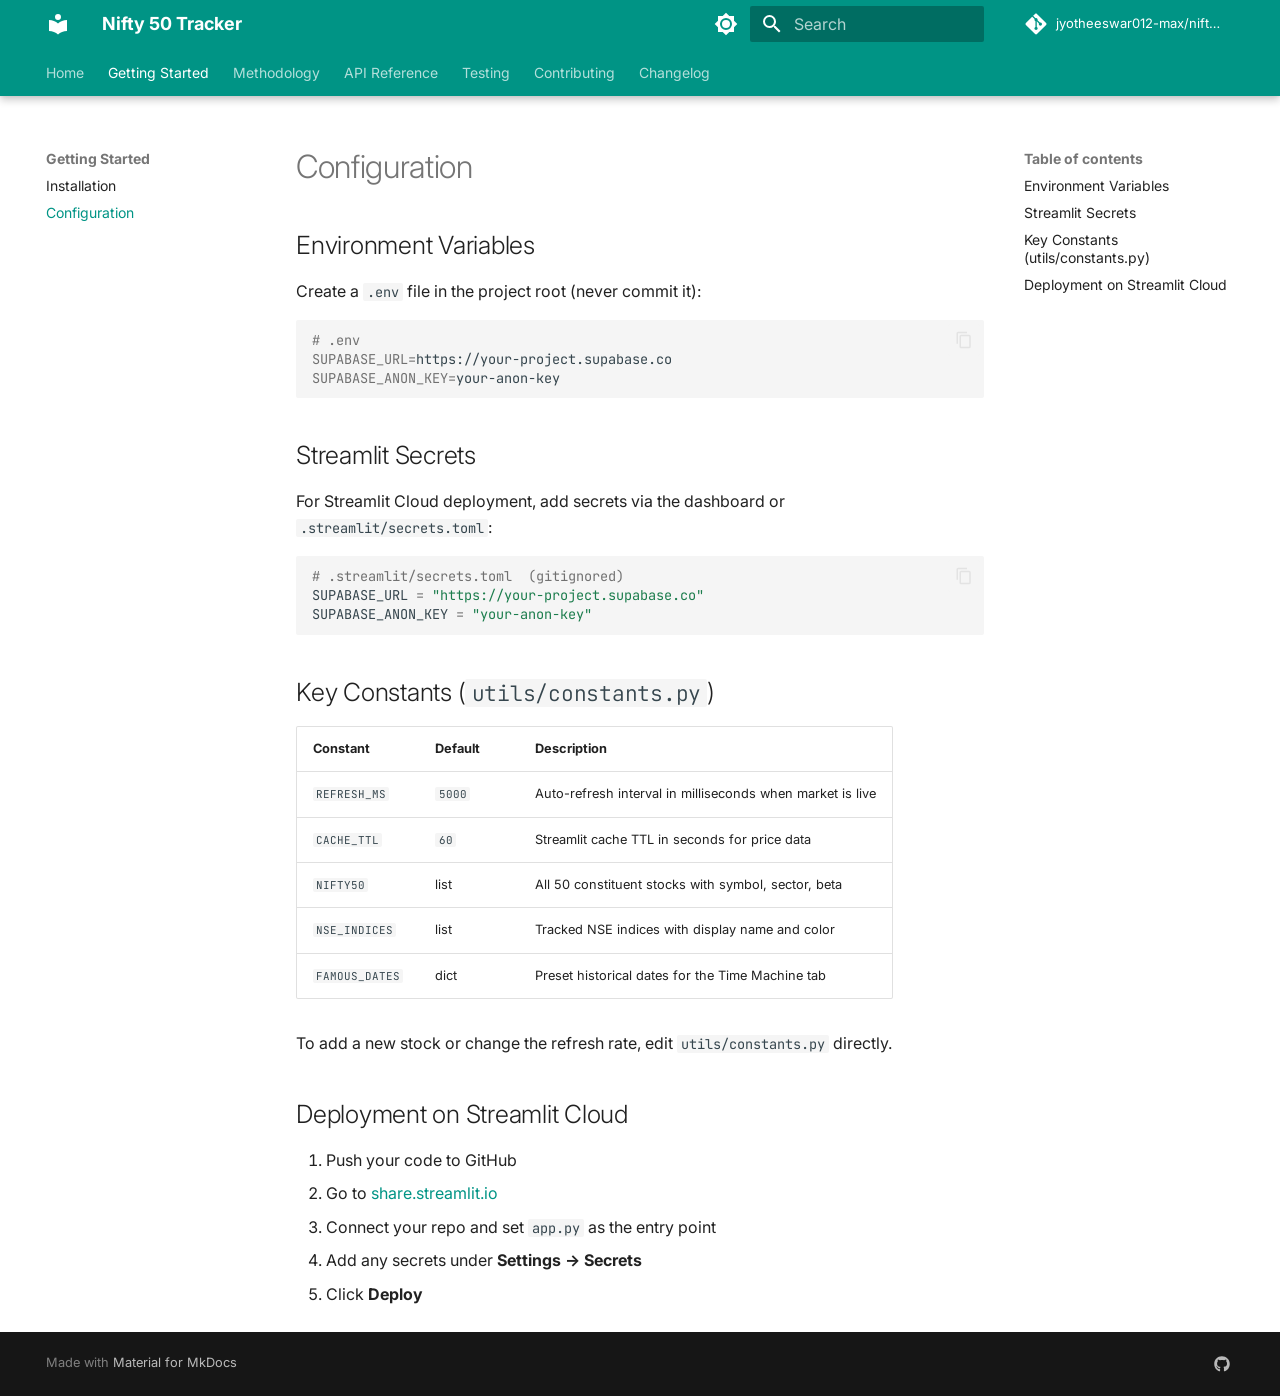
<file: getting-started/configuration/index.html>
<!doctype html>
<html lang="en" class="no-js">
  <head>
    
      <meta charset="utf-8">
      <meta name="viewport" content="width=device-width,initial-scale=1">
      
        <meta name="description" content="Real-time NSE & Nifty 50 market tracker built with Streamlit and Python">
      
      
        <meta name="author" content="Jyotheeswar Reddy">
      
      
        <link rel="canonical" href="https://jyotheeswar012-max.github.io/nifty50-stock-tracker/getting-started/configuration/">
      
      
        <link rel="prev" href="../installation/">
      
      
        <link rel="next" href="../../methodology/">
      
      
        
      
      
      <link rel="icon" href="../../assets/images/favicon.png">
      <meta name="generator" content="mkdocs-1.6.1, mkdocs-material-9.7.6">
    
    
      
        <title>Configuration - Nifty 50 Tracker</title>
      
    
    
      <link rel="stylesheet" href="../../assets/stylesheets/main.484c7ddc.min.css">
      
        
        <link rel="stylesheet" href="../../assets/stylesheets/palette.ab4e12ef.min.css">
      
      


    
    
      
    
    
      
        
        
        <link rel="preconnect" href="https://fonts.gstatic.com" crossorigin>
        <link rel="stylesheet" href="https://fonts.googleapis.com/css?family=Inter:300,300i,400,400i,700,700i%7CJetBrains+Mono:400,400i,700,700i&display=fallback">
        <style>:root{--md-text-font:"Inter";--md-code-font:"JetBrains Mono"}</style>
      
    
    
    <script>__md_scope=new URL("../..",location),__md_hash=e=>[...e].reduce(((e,_)=>(e<<5)-e+_.charCodeAt(0)),0),__md_get=(e,_=localStorage,t=__md_scope)=>JSON.parse(_.getItem(t.pathname+"."+e)),__md_set=(e,_,t=localStorage,a=__md_scope)=>{try{t.setItem(a.pathname+"."+e,JSON.stringify(_))}catch(e){}}</script>
    
      
  


  
  

<script id="__analytics">function __md_analytics(){function e(){dataLayer.push(arguments)}window.dataLayer=window.dataLayer||[],e("js",new Date),e("config","G-XXXXXXXXXX"),document.addEventListener("DOMContentLoaded",(function(){document.forms.search&&document.forms.search.query.addEventListener("blur",(function(){this.value&&e("event","search",{search_term:this.value})}));document$.subscribe((function(){var t=document.forms.feedback;if(void 0!==t)for(var a of t.querySelectorAll("[type=submit]"))a.addEventListener("click",(function(a){a.preventDefault();var n=document.location.pathname,d=this.getAttribute("data-md-value");e("event","feedback",{page:n,data:d}),t.firstElementChild.disabled=!0;var r=t.querySelector(".md-feedback__note [data-md-value='"+d+"']");r&&(r.hidden=!1)})),t.hidden=!1})),location$.subscribe((function(t){e("config","G-XXXXXXXXXX",{page_path:t.pathname})}))}));var t=document.createElement("script");t.async=!0,t.src="https://www.googletagmanager.com/gtag/js?id=G-XXXXXXXXXX",document.getElementById("__analytics").insertAdjacentElement("afterEnd",t)}</script>
  
    <script>"undefined"!=typeof __md_analytics&&__md_analytics()</script>
  

    
    
  </head>
  
  
    
    
      
    
    
    
    
    <body dir="ltr" data-md-color-scheme="default" data-md-color-primary="teal" data-md-color-accent="teal">
  
    
    <input class="md-toggle" data-md-toggle="drawer" type="checkbox" id="__drawer" autocomplete="off">
    <input class="md-toggle" data-md-toggle="search" type="checkbox" id="__search" autocomplete="off">
    <label class="md-overlay" for="__drawer"></label>
    <div data-md-component="skip">
      
        
        <a href="#configuration" class="md-skip">
          Skip to content
        </a>
      
    </div>
    <div data-md-component="announce">
      
    </div>
    
    
      

  

<header class="md-header md-header--shadow md-header--lifted" data-md-component="header">
  <nav class="md-header__inner md-grid" aria-label="Header">
    <a href="../.." title="Nifty 50 Tracker" class="md-header__button md-logo" aria-label="Nifty 50 Tracker" data-md-component="logo">
      
  
  <svg xmlns="http://www.w3.org/2000/svg" viewBox="0 0 24 24"><path d="M12 8a3 3 0 0 0 3-3 3 3 0 0 0-3-3 3 3 0 0 0-3 3 3 3 0 0 0 3 3m0 3.54C9.64 9.35 6.5 8 3 8v11c3.5 0 6.64 1.35 9 3.54 2.36-2.19 5.5-3.54 9-3.54V8c-3.5 0-6.64 1.35-9 3.54"/></svg>

    </a>
    <label class="md-header__button md-icon" for="__drawer">
      
      <svg xmlns="http://www.w3.org/2000/svg" viewBox="0 0 24 24"><path d="M3 6h18v2H3zm0 5h18v2H3zm0 5h18v2H3z"/></svg>
    </label>
    <div class="md-header__title" data-md-component="header-title">
      <div class="md-header__ellipsis">
        <div class="md-header__topic">
          <span class="md-ellipsis">
            Nifty 50 Tracker
          </span>
        </div>
        <div class="md-header__topic" data-md-component="header-topic">
          <span class="md-ellipsis">
            
              Configuration
            
          </span>
        </div>
      </div>
    </div>
    
      
        <form class="md-header__option" data-md-component="palette">
  
    
    
    
    <input class="md-option" data-md-color-media="" data-md-color-scheme="default" data-md-color-primary="teal" data-md-color-accent="teal"  aria-label="Switch to dark mode"  type="radio" name="__palette" id="__palette_0">
    
      <label class="md-header__button md-icon" title="Switch to dark mode" for="__palette_1" hidden>
        <svg xmlns="http://www.w3.org/2000/svg" viewBox="0 0 24 24"><path d="M12 8a4 4 0 0 0-4 4 4 4 0 0 0 4 4 4 4 0 0 0 4-4 4 4 0 0 0-4-4m0 10a6 6 0 0 1-6-6 6 6 0 0 1 6-6 6 6 0 0 1 6 6 6 6 0 0 1-6 6m8-9.31V4h-4.69L12 .69 8.69 4H4v4.69L.69 12 4 15.31V20h4.69L12 23.31 15.31 20H20v-4.69L23.31 12z"/></svg>
      </label>
    
  
    
    
    
    <input class="md-option" data-md-color-media="" data-md-color-scheme="slate" data-md-color-primary="teal" data-md-color-accent="teal"  aria-label="Switch to light mode"  type="radio" name="__palette" id="__palette_1">
    
      <label class="md-header__button md-icon" title="Switch to light mode" for="__palette_0" hidden>
        <svg xmlns="http://www.w3.org/2000/svg" viewBox="0 0 24 24"><path d="M12 18c-.89 0-1.74-.2-2.5-.55C11.56 16.5 13 14.42 13 12s-1.44-4.5-3.5-5.45C10.26 6.2 11.11 6 12 6a6 6 0 0 1 6 6 6 6 0 0 1-6 6m8-9.31V4h-4.69L12 .69 8.69 4H4v4.69L.69 12 4 15.31V20h4.69L12 23.31 15.31 20H20v-4.69L23.31 12z"/></svg>
      </label>
    
  
</form>
      
    
    
      <script>var palette=__md_get("__palette");if(palette&&palette.color){if("(prefers-color-scheme)"===palette.color.media){var media=matchMedia("(prefers-color-scheme: light)"),input=document.querySelector(media.matches?"[data-md-color-media='(prefers-color-scheme: light)']":"[data-md-color-media='(prefers-color-scheme: dark)']");palette.color.media=input.getAttribute("data-md-color-media"),palette.color.scheme=input.getAttribute("data-md-color-scheme"),palette.color.primary=input.getAttribute("data-md-color-primary"),palette.color.accent=input.getAttribute("data-md-color-accent")}for(var[key,value]of Object.entries(palette.color))document.body.setAttribute("data-md-color-"+key,value)}</script>
    
    
    
      
      
        <label class="md-header__button md-icon" for="__search">
          
          <svg xmlns="http://www.w3.org/2000/svg" viewBox="0 0 24 24"><path d="M9.5 3A6.5 6.5 0 0 1 16 9.5c0 1.61-.59 3.09-1.56 4.23l.27.27h.79l5 5-1.5 1.5-5-5v-.79l-.27-.27A6.52 6.52 0 0 1 9.5 16 6.5 6.5 0 0 1 3 9.5 6.5 6.5 0 0 1 9.5 3m0 2C7 5 5 7 5 9.5S7 14 9.5 14 14 12 14 9.5 12 5 9.5 5"/></svg>
        </label>
        <div class="md-search" data-md-component="search" role="dialog">
  <label class="md-search__overlay" for="__search"></label>
  <div class="md-search__inner" role="search">
    <form class="md-search__form" name="search">
      <input type="text" class="md-search__input" name="query" aria-label="Search" placeholder="Search" autocapitalize="off" autocorrect="off" autocomplete="off" spellcheck="false" data-md-component="search-query" required>
      <label class="md-search__icon md-icon" for="__search">
        
        <svg xmlns="http://www.w3.org/2000/svg" viewBox="0 0 24 24"><path d="M9.5 3A6.5 6.5 0 0 1 16 9.5c0 1.61-.59 3.09-1.56 4.23l.27.27h.79l5 5-1.5 1.5-5-5v-.79l-.27-.27A6.52 6.52 0 0 1 9.5 16 6.5 6.5 0 0 1 3 9.5 6.5 6.5 0 0 1 9.5 3m0 2C7 5 5 7 5 9.5S7 14 9.5 14 14 12 14 9.5 12 5 9.5 5"/></svg>
        
        <svg xmlns="http://www.w3.org/2000/svg" viewBox="0 0 24 24"><path d="M20 11v2H8l5.5 5.5-1.42 1.42L4.16 12l7.92-7.92L13.5 5.5 8 11z"/></svg>
      </label>
      <nav class="md-search__options" aria-label="Search">
        
        <button type="reset" class="md-search__icon md-icon" title="Clear" aria-label="Clear" tabindex="-1">
          
          <svg xmlns="http://www.w3.org/2000/svg" viewBox="0 0 24 24"><path d="M19 6.41 17.59 5 12 10.59 6.41 5 5 6.41 10.59 12 5 17.59 6.41 19 12 13.41 17.59 19 19 17.59 13.41 12z"/></svg>
        </button>
      </nav>
      
        <div class="md-search__suggest" data-md-component="search-suggest"></div>
      
    </form>
    <div class="md-search__output">
      <div class="md-search__scrollwrap" tabindex="0" data-md-scrollfix>
        <div class="md-search-result" data-md-component="search-result">
          <div class="md-search-result__meta">
            Initializing search
          </div>
          <ol class="md-search-result__list" role="presentation"></ol>
        </div>
      </div>
    </div>
  </div>
</div>
      
    
    
      <div class="md-header__source">
        <a href="https://github.com/jyotheeswar012-max/nifty50-stock-tracker" title="Go to repository" class="md-source" data-md-component="source">
  <div class="md-source__icon md-icon">
    
    <svg xmlns="http://www.w3.org/2000/svg" viewBox="0 0 448 512"><!--! Font Awesome Free 7.1.0 by @fontawesome - https://fontawesome.com License - https://fontawesome.com/license/free (Icons: CC BY 4.0, Fonts: SIL OFL 1.1, Code: MIT License) Copyright 2025 Fonticons, Inc.--><path d="M439.6 236.1 244 40.5c-5.4-5.5-12.8-8.5-20.4-8.5s-15 3-20.4 8.4L162.5 81l51.5 51.5c27.1-9.1 52.7 16.8 43.4 43.7l49.7 49.7c34.2-11.8 61.2 31 35.5 56.7-26.5 26.5-70.2-2.9-56-37.3L240.3 199v121.9c25.3 12.5 22.3 41.8 9.1 55-6.4 6.4-15.2 10.1-24.3 10.1s-17.8-3.6-24.3-10.1c-17.6-17.6-11.1-46.9 11.2-56v-123c-20.8-8.5-24.6-30.7-18.6-45L142.6 101 8.5 235.1C3 240.6 0 247.9 0 255.5s3 15 8.5 20.4l195.6 195.7c5.4 5.4 12.7 8.4 20.4 8.4s15-3 20.4-8.4l194.7-194.7c5.4-5.4 8.4-12.8 8.4-20.4s-3-15-8.4-20.4"/></svg>
  </div>
  <div class="md-source__repository">
    jyotheeswar012-max/nifty50-stock-tracker
  </div>
</a>
      </div>
    
  </nav>
  
    
      
<nav class="md-tabs" aria-label="Tabs" data-md-component="tabs">
  <div class="md-grid">
    <ul class="md-tabs__list">
      
        
  
  
  
  
    <li class="md-tabs__item">
      <a href="../.." class="md-tabs__link">
        
  
  
    
  
  Home

      </a>
    </li>
  

      
        
  
  
  
    
  
  
    
    
      <li class="md-tabs__item md-tabs__item--active">
        <a href="../installation/" class="md-tabs__link">
          
  
  
  Getting Started

        </a>
      </li>
    
  

      
        
  
  
  
  
    <li class="md-tabs__item">
      <a href="../../methodology/" class="md-tabs__link">
        
  
  
    
  
  Methodology

      </a>
    </li>
  

      
        
  
  
  
  
    
    
      <li class="md-tabs__item">
        <a href="../../api/data/" class="md-tabs__link">
          
  
  
  API Reference

        </a>
      </li>
    
  

      
        
  
  
  
  
    <li class="md-tabs__item">
      <a href="../../testing/" class="md-tabs__link">
        
  
  
    
  
  Testing

      </a>
    </li>
  

      
        
  
  
  
  
    <li class="md-tabs__item">
      <a href="../../contributing/" class="md-tabs__link">
        
  
  
    
  
  Contributing

      </a>
    </li>
  

      
        
  
  
  
  
    <li class="md-tabs__item">
      <a href="../../changelog/" class="md-tabs__link">
        
  
  
    
  
  Changelog

      </a>
    </li>
  

      
    </ul>
  </div>
</nav>
    
  
</header>
    
    <div class="md-container" data-md-component="container">
      
      
        
      
      <main class="md-main" data-md-component="main">
        <div class="md-main__inner md-grid">
          
            
              
              <div class="md-sidebar md-sidebar--primary" data-md-component="sidebar" data-md-type="navigation" >
                <div class="md-sidebar__scrollwrap">
                  <div class="md-sidebar__inner">
                    


  


<nav class="md-nav md-nav--primary md-nav--lifted" aria-label="Navigation" data-md-level="0">
  <label class="md-nav__title" for="__drawer">
    <a href="../.." title="Nifty 50 Tracker" class="md-nav__button md-logo" aria-label="Nifty 50 Tracker" data-md-component="logo">
      
  
  <svg xmlns="http://www.w3.org/2000/svg" viewBox="0 0 24 24"><path d="M12 8a3 3 0 0 0 3-3 3 3 0 0 0-3-3 3 3 0 0 0-3 3 3 3 0 0 0 3 3m0 3.54C9.64 9.35 6.5 8 3 8v11c3.5 0 6.64 1.35 9 3.54 2.36-2.19 5.5-3.54 9-3.54V8c-3.5 0-6.64 1.35-9 3.54"/></svg>

    </a>
    Nifty 50 Tracker
  </label>
  
    <div class="md-nav__source">
      <a href="https://github.com/jyotheeswar012-max/nifty50-stock-tracker" title="Go to repository" class="md-source" data-md-component="source">
  <div class="md-source__icon md-icon">
    
    <svg xmlns="http://www.w3.org/2000/svg" viewBox="0 0 448 512"><!--! Font Awesome Free 7.1.0 by @fontawesome - https://fontawesome.com License - https://fontawesome.com/license/free (Icons: CC BY 4.0, Fonts: SIL OFL 1.1, Code: MIT License) Copyright 2025 Fonticons, Inc.--><path d="M439.6 236.1 244 40.5c-5.4-5.5-12.8-8.5-20.4-8.5s-15 3-20.4 8.4L162.5 81l51.5 51.5c27.1-9.1 52.7 16.8 43.4 43.7l49.7 49.7c34.2-11.8 61.2 31 35.5 56.7-26.5 26.5-70.2-2.9-56-37.3L240.3 199v121.9c25.3 12.5 22.3 41.8 9.1 55-6.4 6.4-15.2 10.1-24.3 10.1s-17.8-3.6-24.3-10.1c-17.6-17.6-11.1-46.9 11.2-56v-123c-20.8-8.5-24.6-30.7-18.6-45L142.6 101 8.5 235.1C3 240.6 0 247.9 0 255.5s3 15 8.5 20.4l195.6 195.7c5.4 5.4 12.7 8.4 20.4 8.4s15-3 20.4-8.4l194.7-194.7c5.4-5.4 8.4-12.8 8.4-20.4s-3-15-8.4-20.4"/></svg>
  </div>
  <div class="md-source__repository">
    jyotheeswar012-max/nifty50-stock-tracker
  </div>
</a>
    </div>
  
  <ul class="md-nav__list" data-md-scrollfix>
    
      
      
  
  
  
  
    <li class="md-nav__item">
      <a href="../.." class="md-nav__link">
        
  
  
  <span class="md-ellipsis">
    
  
    Home
  

    
  </span>
  
  

      </a>
    </li>
  

    
      
      
  
  
    
  
  
  
    
    
    
    
      
        
        
      
      
        
      
    
    
    <li class="md-nav__item md-nav__item--active md-nav__item--section md-nav__item--nested">
      
        
        
        <input class="md-nav__toggle md-toggle " type="checkbox" id="__nav_2" checked>
        
          
          <label class="md-nav__link" for="__nav_2" id="__nav_2_label" tabindex="">
            
  
  
  <span class="md-ellipsis">
    
  
    Getting Started
  

    
  </span>
  
  

            <span class="md-nav__icon md-icon"></span>
          </label>
        
        <nav class="md-nav" data-md-level="1" aria-labelledby="__nav_2_label" aria-expanded="true">
          <label class="md-nav__title" for="__nav_2">
            <span class="md-nav__icon md-icon"></span>
            
  
    Getting Started
  

          </label>
          <ul class="md-nav__list" data-md-scrollfix>
            
              
                
  
  
  
  
    <li class="md-nav__item">
      <a href="../installation/" class="md-nav__link">
        
  
  
  <span class="md-ellipsis">
    
  
    Installation
  

    
  </span>
  
  

      </a>
    </li>
  

              
            
              
                
  
  
    
  
  
  
    <li class="md-nav__item md-nav__item--active">
      
      <input class="md-nav__toggle md-toggle" type="checkbox" id="__toc">
      
      
        
      
      
        <label class="md-nav__link md-nav__link--active" for="__toc">
          
  
  
  <span class="md-ellipsis">
    
  
    Configuration
  

    
  </span>
  
  

          <span class="md-nav__icon md-icon"></span>
        </label>
      
      <a href="./" class="md-nav__link md-nav__link--active">
        
  
  
  <span class="md-ellipsis">
    
  
    Configuration
  

    
  </span>
  
  

      </a>
      
        

<nav class="md-nav md-nav--secondary" aria-label="Table of contents">
  
  
  
    
  
  
    <label class="md-nav__title" for="__toc">
      <span class="md-nav__icon md-icon"></span>
      Table of contents
    </label>
    <ul class="md-nav__list" data-md-component="toc" data-md-scrollfix>
      
        <li class="md-nav__item">
  <a href="#environment-variables" class="md-nav__link">
    <span class="md-ellipsis">
      
        Environment Variables
      
    </span>
  </a>
  
</li>
      
        <li class="md-nav__item">
  <a href="#streamlit-secrets" class="md-nav__link">
    <span class="md-ellipsis">
      
        Streamlit Secrets
      
    </span>
  </a>
  
</li>
      
        <li class="md-nav__item">
  <a href="#key-constants-utilsconstantspy" class="md-nav__link">
    <span class="md-ellipsis">
      
        Key Constants (utils/constants.py)
      
    </span>
  </a>
  
</li>
      
        <li class="md-nav__item">
  <a href="#deployment-on-streamlit-cloud" class="md-nav__link">
    <span class="md-ellipsis">
      
        Deployment on Streamlit Cloud
      
    </span>
  </a>
  
</li>
      
    </ul>
  
</nav>
      
    </li>
  

              
            
          </ul>
        </nav>
      
    </li>
  

    
      
      
  
  
  
  
    <li class="md-nav__item">
      <a href="../../methodology/" class="md-nav__link">
        
  
  
  <span class="md-ellipsis">
    
  
    Methodology
  

    
  </span>
  
  

      </a>
    </li>
  

    
      
      
  
  
  
  
    
    
    
    
      
      
        
      
    
    
    <li class="md-nav__item md-nav__item--nested">
      
        
        
        <input class="md-nav__toggle md-toggle " type="checkbox" id="__nav_4" >
        
          
          <label class="md-nav__link" for="__nav_4" id="__nav_4_label" tabindex="0">
            
  
  
  <span class="md-ellipsis">
    
  
    API Reference
  

    
  </span>
  
  

            <span class="md-nav__icon md-icon"></span>
          </label>
        
        <nav class="md-nav" data-md-level="1" aria-labelledby="__nav_4_label" aria-expanded="false">
          <label class="md-nav__title" for="__nav_4">
            <span class="md-nav__icon md-icon"></span>
            
  
    API Reference
  

          </label>
          <ul class="md-nav__list" data-md-scrollfix>
            
              
                
  
  
  
  
    <li class="md-nav__item">
      <a href="../../api/data/" class="md-nav__link">
        
  
  
  <span class="md-ellipsis">
    
  
    Data Functions
  

    
  </span>
  
  

      </a>
    </li>
  

              
            
              
                
  
  
  
  
    <li class="md-nav__item">
      <a href="../../api/calculations/" class="md-nav__link">
        
  
  
  <span class="md-ellipsis">
    
  
    Calculation Functions
  

    
  </span>
  
  

      </a>
    </li>
  

              
            
              
                
  
  
  
  
    <li class="md-nav__item">
      <a href="../../api/charts/" class="md-nav__link">
        
  
  
  <span class="md-ellipsis">
    
  
    Chart Functions
  

    
  </span>
  
  

      </a>
    </li>
  

              
            
          </ul>
        </nav>
      
    </li>
  

    
      
      
  
  
  
  
    <li class="md-nav__item">
      <a href="../../testing/" class="md-nav__link">
        
  
  
  <span class="md-ellipsis">
    
  
    Testing
  

    
  </span>
  
  

      </a>
    </li>
  

    
      
      
  
  
  
  
    <li class="md-nav__item">
      <a href="../../contributing/" class="md-nav__link">
        
  
  
  <span class="md-ellipsis">
    
  
    Contributing
  

    
  </span>
  
  

      </a>
    </li>
  

    
      
      
  
  
  
  
    <li class="md-nav__item">
      <a href="../../changelog/" class="md-nav__link">
        
  
  
  <span class="md-ellipsis">
    
  
    Changelog
  

    
  </span>
  
  

      </a>
    </li>
  

    
  </ul>
</nav>
                  </div>
                </div>
              </div>
            
            
              
              <div class="md-sidebar md-sidebar--secondary" data-md-component="sidebar" data-md-type="toc" >
                <div class="md-sidebar__scrollwrap">
                  <div class="md-sidebar__inner">
                    

<nav class="md-nav md-nav--secondary" aria-label="Table of contents">
  
  
  
    
  
  
    <label class="md-nav__title" for="__toc">
      <span class="md-nav__icon md-icon"></span>
      Table of contents
    </label>
    <ul class="md-nav__list" data-md-component="toc" data-md-scrollfix>
      
        <li class="md-nav__item">
  <a href="#environment-variables" class="md-nav__link">
    <span class="md-ellipsis">
      
        Environment Variables
      
    </span>
  </a>
  
</li>
      
        <li class="md-nav__item">
  <a href="#streamlit-secrets" class="md-nav__link">
    <span class="md-ellipsis">
      
        Streamlit Secrets
      
    </span>
  </a>
  
</li>
      
        <li class="md-nav__item">
  <a href="#key-constants-utilsconstantspy" class="md-nav__link">
    <span class="md-ellipsis">
      
        Key Constants (utils/constants.py)
      
    </span>
  </a>
  
</li>
      
        <li class="md-nav__item">
  <a href="#deployment-on-streamlit-cloud" class="md-nav__link">
    <span class="md-ellipsis">
      
        Deployment on Streamlit Cloud
      
    </span>
  </a>
  
</li>
      
    </ul>
  
</nav>
                  </div>
                </div>
              </div>
            
          
          
            <div class="md-content" data-md-component="content">
              
              <article class="md-content__inner md-typeset">
                
                  


  
  


<h1 id="configuration">Configuration<a class="headerlink" href="#configuration" title="Permanent link">&para;</a></h1>
<h2 id="environment-variables">Environment Variables<a class="headerlink" href="#environment-variables" title="Permanent link">&para;</a></h2>
<p>Create a <code>.env</code> file in the project root (never commit it):</p>
<div class="highlight"><pre><span></span><code><a id="__codelineno-0-1" name="__codelineno-0-1" href="#__codelineno-0-1"></a><span class="c1"># .env</span>
<a id="__codelineno-0-2" name="__codelineno-0-2" href="#__codelineno-0-2"></a><span class="nv">SUPABASE_URL</span><span class="o">=</span>https://your-project.supabase.co
<a id="__codelineno-0-3" name="__codelineno-0-3" href="#__codelineno-0-3"></a><span class="nv">SUPABASE_ANON_KEY</span><span class="o">=</span>your-anon-key
</code></pre></div>
<h2 id="streamlit-secrets">Streamlit Secrets<a class="headerlink" href="#streamlit-secrets" title="Permanent link">&para;</a></h2>
<p>For Streamlit Cloud deployment, add secrets via the dashboard or <code>.streamlit/secrets.toml</code>:</p>
<div class="highlight"><pre><span></span><code><a id="__codelineno-1-1" name="__codelineno-1-1" href="#__codelineno-1-1"></a><span class="c1"># .streamlit/secrets.toml  (gitignored)</span>
<a id="__codelineno-1-2" name="__codelineno-1-2" href="#__codelineno-1-2"></a><span class="n">SUPABASE_URL</span><span class="w"> </span><span class="o">=</span><span class="w"> </span><span class="s2">&quot;https://your-project.supabase.co&quot;</span>
<a id="__codelineno-1-3" name="__codelineno-1-3" href="#__codelineno-1-3"></a><span class="n">SUPABASE_ANON_KEY</span><span class="w"> </span><span class="o">=</span><span class="w"> </span><span class="s2">&quot;your-anon-key&quot;</span>
</code></pre></div>
<h2 id="key-constants-utilsconstantspy">Key Constants (<code>utils/constants.py</code>)<a class="headerlink" href="#key-constants-utilsconstantspy" title="Permanent link">&para;</a></h2>
<table>
<thead>
<tr>
<th>Constant</th>
<th>Default</th>
<th>Description</th>
</tr>
</thead>
<tbody>
<tr>
<td><code>REFRESH_MS</code></td>
<td><code>5000</code></td>
<td>Auto-refresh interval in milliseconds when market is live</td>
</tr>
<tr>
<td><code>CACHE_TTL</code></td>
<td><code>60</code></td>
<td>Streamlit cache TTL in seconds for price data</td>
</tr>
<tr>
<td><code>NIFTY50</code></td>
<td>list</td>
<td>All 50 constituent stocks with symbol, sector, beta</td>
</tr>
<tr>
<td><code>NSE_INDICES</code></td>
<td>list</td>
<td>Tracked NSE indices with display name and color</td>
</tr>
<tr>
<td><code>FAMOUS_DATES</code></td>
<td>dict</td>
<td>Preset historical dates for the Time Machine tab</td>
</tr>
</tbody>
</table>
<p>To add a new stock or change the refresh rate, edit <code>utils/constants.py</code> directly.</p>
<h2 id="deployment-on-streamlit-cloud">Deployment on Streamlit Cloud<a class="headerlink" href="#deployment-on-streamlit-cloud" title="Permanent link">&para;</a></h2>
<ol>
<li>Push your code to GitHub</li>
<li>Go to <a href="https://share.streamlit.io">share.streamlit.io</a></li>
<li>Connect your repo and set <code>app.py</code> as the entry point</li>
<li>Add any secrets under <strong>Settings → Secrets</strong></li>
<li>Click <strong>Deploy</strong></li>
</ol>









  




                
              </article>
            </div>
          
          
<script>var target=document.getElementById(location.hash.slice(1));target&&target.name&&(target.checked=target.name.startsWith("__tabbed_"))</script>
        </div>
        
          <button type="button" class="md-top md-icon" data-md-component="top" hidden>
  
  <svg xmlns="http://www.w3.org/2000/svg" viewBox="0 0 24 24"><path d="M13 20h-2V8l-5.5 5.5-1.42-1.42L12 4.16l7.92 7.92-1.42 1.42L13 8z"/></svg>
  Back to top
</button>
        
      </main>
      
        <footer class="md-footer">
  
  <div class="md-footer-meta md-typeset">
    <div class="md-footer-meta__inner md-grid">
      <div class="md-copyright">
  
  
    Made with
    <a href="https://squidfunk.github.io/mkdocs-material/" target="_blank" rel="noopener">
      Material for MkDocs
    </a>
  
</div>
      
        
<div class="md-social">
  
    
    
    
    
      
      
    
    <a href="https://github.com/jyotheeswar012-max" target="_blank" rel="noopener" title="github.com" class="md-social__link">
      <svg xmlns="http://www.w3.org/2000/svg" viewBox="0 0 512 512"><!--! Font Awesome Free 7.1.0 by @fontawesome - https://fontawesome.com License - https://fontawesome.com/license/free (Icons: CC BY 4.0, Fonts: SIL OFL 1.1, Code: MIT License) Copyright 2025 Fonticons, Inc.--><path d="M173.9 397.4c0 2-2.3 3.6-5.2 3.6-3.3.3-5.6-1.3-5.6-3.6 0-2 2.3-3.6 5.2-3.6 3-.3 5.6 1.3 5.6 3.6m-31.1-4.5c-.7 2 1.3 4.3 4.3 4.9 2.6 1 5.6 0 6.2-2s-1.3-4.3-4.3-5.2c-2.6-.7-5.5.3-6.2 2.3m44.2-1.7c-2.9.7-4.9 2.6-4.6 4.9.3 2 2.9 3.3 5.9 2.6 2.9-.7 4.9-2.6 4.6-4.6-.3-1.9-3-3.2-5.9-2.9M252.8 8C114.1 8 8 113.3 8 252c0 110.9 69.8 205.8 169.5 239.2 12.8 2.3 17.3-5.6 17.3-12.1 0-6.2-.3-40.4-.3-61.4 0 0-70 15-84.7-29.8 0 0-11.4-29.1-27.8-36.6 0 0-22.9-15.7 1.6-15.4 0 0 24.9 2 38.6 25.8 21.9 38.6 58.6 27.5 72.9 20.9 2.3-16 8.8-27.1 16-33.7-55.9-6.2-112.3-14.3-112.3-110.5 0-27.5 7.6-41.3 23.6-58.9-2.6-6.5-11.1-33.3 2.6-67.9 20.9-6.5 69 27 69 27 20-5.6 41.5-8.5 62.8-8.5s42.8 2.9 62.8 8.5c0 0 48.1-33.6 69-27 13.7 34.7 5.2 61.4 2.6 67.9 16 17.7 25.8 31.5 25.8 58.9 0 96.5-58.9 104.2-114.8 110.5 9.2 7.9 17 22.9 17 46.4 0 33.7-.3 75.4-.3 83.6 0 6.5 4.6 14.4 17.3 12.1C436.2 457.8 504 362.9 504 252 504 113.3 391.5 8 252.8 8M105.2 352.9c-1.3 1-1 3.3.7 5.2 1.6 1.6 3.9 2.3 5.2 1 1.3-1 1-3.3-.7-5.2-1.6-1.6-3.9-2.3-5.2-1m-10.8-8.1c-.7 1.3.3 2.9 2.3 3.9 1.6 1 3.6.7 4.3-.7.7-1.3-.3-2.9-2.3-3.9-2-.6-3.6-.3-4.3.7m32.4 35.6c-1.6 1.3-1 4.3 1.3 6.2 2.3 2.3 5.2 2.6 6.5 1 1.3-1.3.7-4.3-1.3-6.2-2.2-2.3-5.2-2.6-6.5-1m-11.4-14.7c-1.6 1-1.6 3.6 0 5.9s4.3 3.3 5.6 2.3c1.6-1.3 1.6-3.9 0-6.2-1.4-2.3-4-3.3-5.6-2"/></svg>
    </a>
  
</div>
      
    </div>
  </div>
</footer>
      
    </div>
    <div class="md-dialog" data-md-component="dialog">
      <div class="md-dialog__inner md-typeset"></div>
    </div>
    
    
    
      
      
      <script id="__config" type="application/json">{"annotate": null, "base": "../..", "features": ["navigation.tabs", "navigation.tabs.sticky", "navigation.sections", "navigation.top", "search.highlight", "search.suggest", "content.code.copy", "content.code.annotate"], "search": "../../assets/javascripts/workers/search.2c215733.min.js", "tags": null, "translations": {"clipboard.copied": "Copied to clipboard", "clipboard.copy": "Copy to clipboard", "search.result.more.one": "1 more on this page", "search.result.more.other": "# more on this page", "search.result.none": "No matching documents", "search.result.one": "1 matching document", "search.result.other": "# matching documents", "search.result.placeholder": "Type to start searching", "search.result.term.missing": "Missing", "select.version": "Select version"}, "version": null}</script>
    
    
      <script src="../../assets/javascripts/bundle.79ae519e.min.js"></script>
      
    
  </body>
</html>
</file>
<file: assets/stylesheets/main.484c7ddc.min.css>
@charset "UTF-8";html{-webkit-text-size-adjust:none;-moz-text-size-adjust:none;text-size-adjust:none;box-sizing:border-box}*,:after,:before{box-sizing:inherit}@media (prefers-reduced-motion){*,:after,:before{transition:none!important}}body{margin:0}a,button,input,label{-webkit-tap-highlight-color:transparent}a{color:inherit;text-decoration:none}hr{border:0;box-sizing:initial;display:block;height:.05rem;overflow:visible;padding:0}small{font-size:80%}sub,sup{line-height:1em}img{border-style:none}table{border-collapse:initial;border-spacing:0}td,th{font-weight:400;vertical-align:top}button{background:#0000;border:0;font-family:inherit;font-size:inherit;margin:0;padding:0}input{border:0;outline:none}:root{--md-primary-fg-color:#4051b5;--md-primary-fg-color--light:#5d6cc0;--md-primary-fg-color--dark:#303fa1;--md-primary-bg-color:#fff;--md-primary-bg-color--light:#ffffffb3;--md-accent-fg-color:#526cfe;--md-accent-fg-color--transparent:#526cfe1a;--md-accent-bg-color:#fff;--md-accent-bg-color--light:#ffffffb3}[data-md-color-scheme=default]{color-scheme:light}[data-md-color-scheme=default] img[src$="#gh-dark-mode-only"],[data-md-color-scheme=default] img[src$="#only-dark"]{display:none}:root,[data-md-color-scheme=default]{--md-hue:225deg;--md-default-fg-color:#000000de;--md-default-fg-color--light:#0000008a;--md-default-fg-color--lighter:#00000052;--md-default-fg-color--lightest:#00000012;--md-default-bg-color:#fff;--md-default-bg-color--light:#ffffffb3;--md-default-bg-color--lighter:#ffffff4d;--md-default-bg-color--lightest:#ffffff1f;--md-code-fg-color:#36464e;--md-code-bg-color:#f5f5f5;--md-code-bg-color--light:#f5f5f5b3;--md-code-bg-color--lighter:#f5f5f54d;--md-code-hl-color:#4287ff;--md-code-hl-color--light:#4287ff1a;--md-code-hl-number-color:#d52a2a;--md-code-hl-special-color:#db1457;--md-code-hl-function-color:#a846b9;--md-code-hl-constant-color:#6e59d9;--md-code-hl-keyword-color:#3f6ec6;--md-code-hl-string-color:#1c7d4d;--md-code-hl-name-color:var(--md-code-fg-color);--md-code-hl-operator-color:var(--md-default-fg-color--light);--md-code-hl-punctuation-color:var(--md-default-fg-color--light);--md-code-hl-comment-color:var(--md-default-fg-color--light);--md-code-hl-generic-color:var(--md-default-fg-color--light);--md-code-hl-variable-color:var(--md-default-fg-color--light);--md-typeset-color:var(--md-default-fg-color);--md-typeset-a-color:var(--md-primary-fg-color);--md-typeset-del-color:#f5503d26;--md-typeset-ins-color:#0bd57026;--md-typeset-kbd-color:#fafafa;--md-typeset-kbd-accent-color:#fff;--md-typeset-kbd-border-color:#b8b8b8;--md-typeset-mark-color:#ffff0080;--md-typeset-table-color:#0000001f;--md-typeset-table-color--light:rgba(0,0,0,.035);--md-admonition-fg-color:var(--md-default-fg-color);--md-admonition-bg-color:var(--md-default-bg-color);--md-warning-fg-color:#000000de;--md-warning-bg-color:#ff9;--md-footer-fg-color:#fff;--md-footer-fg-color--light:#ffffffb3;--md-footer-fg-color--lighter:#ffffff73;--md-footer-bg-color:#000000de;--md-footer-bg-color--dark:#00000052;--md-shadow-z1:0 0.2rem 0.5rem #0000000d,0 0 0.05rem #0000001a;--md-shadow-z2:0 0.2rem 0.5rem #0000001a,0 0 0.05rem #00000040;--md-shadow-z3:0 0.2rem 0.5rem #0003,0 0 0.05rem #00000059}.md-icon svg{fill:currentcolor;display:block;height:1.2rem;width:1.2rem}body{-webkit-font-smoothing:antialiased;-moz-osx-font-smoothing:grayscale;--md-text-font-family:var(--md-text-font,_),-apple-system,BlinkMacSystemFont,Helvetica,Arial,sans-serif;--md-code-font-family:var(--md-code-font,_),SFMono-Regular,Consolas,Menlo,monospace}aside,body,input{font-feature-settings:"kern","liga";color:var(--md-typeset-color);font-family:var(--md-text-font-family)}code,kbd,pre{font-feature-settings:"kern";font-family:var(--md-code-font-family)}:root{--md-typeset-table-sort-icon:url('data:image/svg+xml;charset=utf-8,<svg xmlns="http://www.w3.org/2000/svg" viewBox="0 0 24 24"><path d="m18 21-4-4h3V7h-3l4-4 4 4h-3v10h3M2 19v-2h10v2M2 13v-2h7v2M2 7V5h4v2z"/></svg>');--md-typeset-table-sort-icon--asc:url('data:image/svg+xml;charset=utf-8,<svg xmlns="http://www.w3.org/2000/svg" viewBox="0 0 24 24"><path d="M19 17h3l-4 4-4-4h3V3h2M2 17h10v2H2M6 5v2H2V5m0 6h7v2H2z"/></svg>');--md-typeset-table-sort-icon--desc:url('data:image/svg+xml;charset=utf-8,<svg xmlns="http://www.w3.org/2000/svg" viewBox="0 0 24 24"><path d="M19 7h3l-4-4-4 4h3v14h2M2 17h10v2H2M6 5v2H2V5m0 6h7v2H2z"/></svg>')}.md-typeset{-webkit-print-color-adjust:exact;color-adjust:exact;font-size:.8rem;line-height:1.6;overflow-wrap:break-word}@media print{.md-typeset{font-size:.68rem}}.md-typeset blockquote,.md-typeset dl,.md-typeset figure,.md-typeset ol,.md-typeset pre,.md-typeset ul{margin-bottom:1em;margin-top:1em}.md-typeset h1{color:var(--md-default-fg-color--light);font-size:2em;line-height:1.3;margin:0 0 1.25em}.md-typeset h1,.md-typeset h2{font-weight:300;letter-spacing:-.01em}.md-typeset h2{font-size:1.5625em;line-height:1.4;margin:1.6em 0 .64em}.md-typeset h3{font-size:1.25em;font-weight:400;letter-spacing:-.01em;line-height:1.5;margin:1.6em 0 .8em}.md-typeset h2+h3{margin-top:.8em}.md-typeset h4{font-weight:700;letter-spacing:-.01em;margin:1em 0}.md-typeset h5,.md-typeset h6{color:var(--md-default-fg-color--light);font-size:.8em;font-weight:700;letter-spacing:-.01em;margin:1.25em 0}.md-typeset h5{text-transform:uppercase}.md-typeset h5 code{text-transform:none}.md-typeset hr{border-bottom:.05rem solid var(--md-default-fg-color--lightest);display:flow-root;margin:1.5em 0}.md-typeset a{color:var(--md-typeset-a-color);word-break:break-word}.md-typeset a,.md-typeset a:before{transition:color 125ms}.md-typeset a:focus,.md-typeset a:hover{color:var(--md-accent-fg-color)}.md-typeset a:focus code,.md-typeset a:hover code{background-color:var(--md-accent-fg-color--transparent);color:var(--md-accent-fg-color)}.md-typeset a code{color:var(--md-typeset-a-color)}.md-typeset a.focus-visible{outline-color:var(--md-accent-fg-color);outline-offset:.2rem}.md-typeset code,.md-typeset kbd,.md-typeset pre{color:var(--md-code-fg-color);direction:ltr;font-variant-ligatures:none;transition:background-color 125ms}@media print{.md-typeset code,.md-typeset kbd,.md-typeset pre{white-space:pre-wrap}}.md-typeset code{background-color:var(--md-code-bg-color);border-radius:.1rem;-webkit-box-decoration-break:clone;box-decoration-break:clone;font-size:.85em;padding:0 .2941176471em;transition:color 125ms,background-color 125ms;word-break:break-word}.md-typeset code:not(.focus-visible){-webkit-tap-highlight-color:transparent;outline:none}.md-typeset pre{display:flow-root;line-height:1.4;position:relative}.md-typeset pre>code{-webkit-box-decoration-break:slice;box-decoration-break:slice;box-shadow:none;display:block;margin:0;outline-color:var(--md-accent-fg-color);overflow:auto;padding:.7720588235em 1.1764705882em;scrollbar-color:var(--md-default-fg-color--lighter) #0000;scrollbar-width:thin;touch-action:auto;word-break:normal}.md-typeset pre>code:hover{scrollbar-color:var(--md-accent-fg-color) #0000}.md-typeset pre>code::-webkit-scrollbar{height:.2rem;width:.2rem}.md-typeset pre>code::-webkit-scrollbar-thumb{background-color:var(--md-default-fg-color--lighter)}.md-typeset pre>code::-webkit-scrollbar-thumb:hover{background-color:var(--md-accent-fg-color)}.md-typeset kbd{background-color:var(--md-typeset-kbd-color);border-radius:.1rem;box-shadow:0 .1rem 0 .05rem var(--md-typeset-kbd-border-color),0 .1rem 0 var(--md-typeset-kbd-border-color),0 -.1rem .2rem var(--md-typeset-kbd-accent-color) inset;color:var(--md-default-fg-color);display:inline-block;font-size:.75em;padding:0 .6666666667em;vertical-align:text-top;word-break:break-word}.md-typeset mark{background-color:var(--md-typeset-mark-color);-webkit-box-decoration-break:clone;box-decoration-break:clone;color:inherit;word-break:break-word}.md-typeset abbr{cursor:help;text-decoration:none}.md-typeset [data-preview],.md-typeset abbr{border-bottom:.05rem dotted var(--md-default-fg-color--light)}.md-typeset small{opacity:.75}[dir=ltr] .md-typeset sub,[dir=ltr] .md-typeset sup{margin-left:.078125em}[dir=rtl] .md-typeset sub,[dir=rtl] .md-typeset sup{margin-right:.078125em}[dir=ltr] .md-typeset blockquote{padding-left:.6rem}[dir=rtl] .md-typeset blockquote{padding-right:.6rem}[dir=ltr] .md-typeset blockquote{border-left:.2rem solid var(--md-default-fg-color--lighter)}[dir=rtl] .md-typeset blockquote{border-right:.2rem solid var(--md-default-fg-color--lighter)}.md-typeset blockquote{color:var(--md-default-fg-color--light);margin-left:0;margin-right:0}.md-typeset ul{list-style-type:disc}.md-typeset ul[type]{list-style-type:revert-layer}[dir=ltr] .md-typeset ol,[dir=ltr] .md-typeset ul{margin-left:.625em}[dir=rtl] .md-typeset ol,[dir=rtl] .md-typeset ul{margin-right:.625em}.md-typeset ol,.md-typeset ul{padding:0}.md-typeset ol:not([hidden]),.md-typeset ul:not([hidden]){display:flow-root}.md-typeset ol ol,.md-typeset ul ol{list-style-type:lower-alpha}.md-typeset ol ol ol,.md-typeset ul ol ol{list-style-type:lower-roman}.md-typeset ol ol ol ol,.md-typeset ul ol ol ol{list-style-type:upper-alpha}.md-typeset ol ol ol ol ol,.md-typeset ul ol ol ol ol{list-style-type:upper-roman}.md-typeset ol[type],.md-typeset ul[type]{list-style-type:revert-layer}[dir=ltr] .md-typeset ol li,[dir=ltr] .md-typeset ul li{margin-left:1.25em}[dir=rtl] .md-typeset ol li,[dir=rtl] .md-typeset ul li{margin-right:1.25em}.md-typeset ol li,.md-typeset ul li{margin-bottom:.5em}.md-typeset ol li blockquote,.md-typeset ol li p,.md-typeset ul li blockquote,.md-typeset ul li p{margin:.5em 0}.md-typeset ol li:last-child,.md-typeset ul li:last-child{margin-bottom:0}[dir=ltr] .md-typeset ol li ol,[dir=ltr] .md-typeset ol li ul,[dir=ltr] .md-typeset ul li ol,[dir=ltr] .md-typeset ul li ul{margin-left:.625em}[dir=rtl] .md-typeset ol li ol,[dir=rtl] .md-typeset ol li ul,[dir=rtl] .md-typeset ul li ol,[dir=rtl] .md-typeset ul li ul{margin-right:.625em}.md-typeset ol li ol,.md-typeset ol li ul,.md-typeset ul li ol,.md-typeset ul li ul{margin-bottom:.5em;margin-top:.5em}[dir=ltr] .md-typeset dd{margin-left:1.875em}[dir=rtl] .md-typeset dd{margin-right:1.875em}.md-typeset dd{margin-bottom:1.5em;margin-top:1em}.md-typeset img,.md-typeset svg,.md-typeset video{height:auto;max-width:100%}.md-typeset img[align=left]{margin:1em 1em 1em 0}.md-typeset img[align=right]{margin:1em 0 1em 1em}.md-typeset img[align]:only-child{margin-top:0}.md-typeset figure{display:flow-root;margin:1em auto;max-width:100%;text-align:center;width:fit-content}.md-typeset figure img{display:block;margin:0 auto}.md-typeset figcaption{font-style:italic;margin:1em auto;max-width:24rem}.md-typeset iframe{max-width:100%}.md-typeset table:not([class]){background-color:var(--md-default-bg-color);border:.05rem solid var(--md-typeset-table-color);border-radius:.1rem;display:inline-block;font-size:.64rem;max-width:100%;overflow:auto;touch-action:auto}@media print{.md-typeset table:not([class]){display:table}}.md-typeset table:not([class])+*{margin-top:1.5em}.md-typeset table:not([class]) td>:first-child,.md-typeset table:not([class]) th>:first-child{margin-top:0}.md-typeset table:not([class]) td>:last-child,.md-typeset table:not([class]) th>:last-child{margin-bottom:0}.md-typeset table:not([class]) td:not([align]),.md-typeset table:not([class]) th:not([align]){text-align:left}[dir=rtl] .md-typeset table:not([class]) td:not([align]),[dir=rtl] .md-typeset table:not([class]) th:not([align]){text-align:right}.md-typeset table:not([class]) th{font-weight:700;min-width:5rem;padding:.9375em 1.25em;vertical-align:top}.md-typeset table:not([class]) td{border-top:.05rem solid var(--md-typeset-table-color);padding:.9375em 1.25em;vertical-align:top}.md-typeset table:not([class]) tbody tr{transition:background-color 125ms}.md-typeset table:not([class]) tbody tr:hover{background-color:var(--md-typeset-table-color--light);box-shadow:0 .05rem 0 var(--md-default-bg-color) inset}.md-typeset table:not([class]) a{word-break:normal}.md-typeset table th[role=columnheader]{cursor:pointer}[dir=ltr] .md-typeset table th[role=columnheader]:after{margin-left:.5em}[dir=rtl] .md-typeset table th[role=columnheader]:after{margin-right:.5em}.md-typeset table th[role=columnheader]:after{content:"";display:inline-block;height:1.2em;-webkit-mask-image:var(--md-typeset-table-sort-icon);mask-image:var(--md-typeset-table-sort-icon);-webkit-mask-repeat:no-repeat;mask-repeat:no-repeat;-webkit-mask-size:contain;mask-size:contain;transition:background-color 125ms;vertical-align:text-bottom;width:1.2em}.md-typeset table th[role=columnheader]:hover:after{background-color:var(--md-default-fg-color--lighter)}.md-typeset table th[role=columnheader][aria-sort=ascending]:after{background-color:var(--md-default-fg-color--light);-webkit-mask-image:var(--md-typeset-table-sort-icon--asc);mask-image:var(--md-typeset-table-sort-icon--asc)}.md-typeset table th[role=columnheader][aria-sort=descending]:after{background-color:var(--md-default-fg-color--light);-webkit-mask-image:var(--md-typeset-table-sort-icon--desc);mask-image:var(--md-typeset-table-sort-icon--desc)}.md-typeset__scrollwrap{margin:1em -.8rem;overflow-x:auto;touch-action:auto}.md-typeset__table{display:inline-block;margin-bottom:.5em;padding:0 .8rem}@media print{.md-typeset__table{display:block}}html .md-typeset__table table{display:table;margin:0;overflow:hidden;width:100%}@media screen and (max-width:44.984375em){.md-content__inner>pre{margin:1em -.8rem}.md-content__inner>pre code{border-radius:0}}.md-typeset .md-author{border-radius:100%;display:block;flex-shrink:0;height:1.6rem;overflow:hidden;position:relative;transition:color 125ms,transform 125ms;width:1.6rem}.md-typeset .md-author img{display:block}.md-typeset .md-author--more{background:var(--md-default-fg-color--lightest);color:var(--md-default-fg-color--lighter);font-size:.6rem;font-weight:700;line-height:1.6rem;text-align:center}.md-typeset .md-author--long{height:2.4rem;width:2.4rem}.md-typeset a.md-author{transform:scale(1)}.md-typeset a.md-author img{border-radius:100%;filter:grayscale(100%) opacity(75%);transition:filter 125ms}.md-typeset a.md-author:focus,.md-typeset a.md-author:hover{transform:scale(1.1);z-index:1}.md-typeset a.md-author:focus img,.md-typeset a.md-author:hover img{filter:grayscale(0)}.md-banner{background-color:var(--md-footer-bg-color);color:var(--md-footer-fg-color);overflow:auto}@media print{.md-banner{display:none}}.md-banner--warning{background-color:var(--md-warning-bg-color);color:var(--md-warning-fg-color)}.md-banner__inner{font-size:.7rem;margin:.6rem auto;padding:0 .8rem}[dir=ltr] .md-banner__button{float:right}[dir=rtl] .md-banner__button{float:left}.md-banner__button{color:inherit;cursor:pointer;transition:opacity .25s}.no-js .md-banner__button{display:none}.md-banner__button:hover{opacity:.7}html{font-size:125%;height:100%;overflow-x:hidden}@media screen and (min-width:100em){html{font-size:137.5%}}@media screen and (min-width:125em){html{font-size:150%}}body{background-color:var(--md-default-bg-color);display:flex;flex-direction:column;font-size:.5rem;min-height:100%;position:relative;width:100%}@media print{body{display:block}}@media screen and (max-width:59.984375em){body[data-md-scrolllock]{position:fixed}}.md-grid{margin-left:auto;margin-right:auto;max-width:61rem}.md-container{display:flex;flex-direction:column;flex-grow:1}@media print{.md-container{display:block}}.md-main{flex-grow:1}.md-main__inner{display:flex;height:100%;margin-top:1.5rem}.md-ellipsis{overflow:hidden;text-overflow:ellipsis}.md-toggle{display:none}.md-option{height:0;opacity:0;position:absolute;width:0}.md-option:checked+label:not([hidden]){display:block}.md-option.focus-visible+label{outline-color:var(--md-accent-fg-color);outline-style:auto}.md-skip{background-color:var(--md-default-fg-color);border-radius:.1rem;color:var(--md-default-bg-color);font-size:.64rem;margin:.5rem;opacity:0;outline-color:var(--md-accent-fg-color);padding:.3rem .5rem;position:fixed;transform:translateY(.4rem);z-index:-1}.md-skip:focus{opacity:1;transform:translateY(0);transition:transform .25s cubic-bezier(.4,0,.2,1),opacity 175ms 75ms;z-index:10}@page{margin:25mm}:root{--md-clipboard-icon:url('data:image/svg+xml;charset=utf-8,<svg xmlns="http://www.w3.org/2000/svg" viewBox="0 0 24 24"><path d="M19 21H8V7h11m0-2H8a2 2 0 0 0-2 2v14a2 2 0 0 0 2 2h11a2 2 0 0 0 2-2V7a2 2 0 0 0-2-2m-3-4H4a2 2 0 0 0-2 2v14h2V3h12z"/></svg>')}.md-clipboard{border-radius:.1rem;color:var(--md-default-fg-color--lightest);cursor:pointer;height:1.5em;outline-color:var(--md-accent-fg-color);outline-offset:.1rem;transition:color .25s;width:1.5em;z-index:1}@media print{.md-clipboard{display:none}}.md-clipboard:not(.focus-visible){-webkit-tap-highlight-color:transparent;outline:none}:hover>.md-clipboard{color:var(--md-default-fg-color--light)}.md-clipboard:focus,.md-clipboard:hover{color:var(--md-accent-fg-color)}.md-clipboard:after{background-color:currentcolor;content:"";display:block;height:1.125em;margin:0 auto;-webkit-mask-image:var(--md-clipboard-icon);mask-image:var(--md-clipboard-icon);-webkit-mask-position:center;mask-position:center;-webkit-mask-repeat:no-repeat;mask-repeat:no-repeat;-webkit-mask-size:contain;mask-size:contain;width:1.125em}.md-clipboard--inline{cursor:pointer}.md-clipboard--inline code{transition:color .25s,background-color .25s}.md-clipboard--inline:focus code,.md-clipboard--inline:hover code{background-color:var(--md-accent-fg-color--transparent);color:var(--md-accent-fg-color)}:root{--md-code-select-icon:url('data:image/svg+xml;charset=utf-8,<svg xmlns="http://www.w3.org/2000/svg" viewBox="0 0 24 24"><path d="M19 19h-4v2h4c1.1 0 2-.9 2-2v-4h-2m0-12h-4v2h4v4h2V5c0-1.1-.9-2-2-2M5 5h4V3H5c-1.1 0-2 .9-2 2v4h2m0 6H3v4c0 1.1.9 2 2 2h4v-2H5zm2-4h2v2H7zm4 0h2v2h-2zm4 0h2v2h-2zM7 7h2v2H7zm4 0h2v2h-2zm4 0h2v2h-2zm-8 8h2v2H7zm4 0h2v2h-2zm4 0h2v2h-2z"/></svg>');--md-code-copy-icon:url('data:image/svg+xml;charset=utf-8,<svg xmlns="http://www.w3.org/2000/svg" viewBox="0 0 24 24"><path d="M19 21H8V7h11m0-2H8a2 2 0 0 0-2 2v14a2 2 0 0 0 2 2h11a2 2 0 0 0 2-2V7a2 2 0 0 0-2-2m-3-4H4a2 2 0 0 0-2 2v14h2V3h12z"/></svg>')}.md-typeset .md-code__content{display:grid}.md-code__nav{background-color:var(--md-code-bg-color--lighter);border-radius:.1rem;display:flex;gap:.2rem;padding:.2rem;position:absolute;right:.25em;top:.25em;transition:background-color .25s;z-index:1}:hover>.md-code__nav{background-color:var(--md-code-bg-color--light)}.md-code__button{color:var(--md-default-fg-color--lightest);cursor:pointer;display:block;height:1.5em;outline-color:var(--md-accent-fg-color);outline-offset:.1rem;transition:color .25s;width:1.5em}:hover>*>.md-code__button{color:var(--md-default-fg-color--light)}.md-code__button.focus-visible,.md-code__button:hover{color:var(--md-accent-fg-color)}.md-code__button--active{color:var(--md-default-fg-color)!important}.md-code__button:after{background-color:currentcolor;content:"";display:block;height:1.125em;margin:0 auto;-webkit-mask-position:center;mask-position:center;-webkit-mask-repeat:no-repeat;mask-repeat:no-repeat;-webkit-mask-size:contain;mask-size:contain;width:1.125em}.md-code__button[data-md-type=select]:after{-webkit-mask-image:var(--md-code-select-icon);mask-image:var(--md-code-select-icon)}.md-code__button[data-md-type=copy]:after{-webkit-mask-image:var(--md-code-copy-icon);mask-image:var(--md-code-copy-icon)}@keyframes consent{0%{opacity:0;transform:translateY(100%)}to{opacity:1;transform:translateY(0)}}@keyframes overlay{0%{opacity:0}to{opacity:1}}.md-consent__overlay{animation:overlay .25s both;-webkit-backdrop-filter:blur(.1rem);backdrop-filter:blur(.1rem);background-color:#0000008a;height:100%;opacity:1;position:fixed;top:0;width:100%;z-index:5}.md-consent__inner{animation:consent .5s cubic-bezier(.1,.7,.1,1) both;background-color:var(--md-default-bg-color);border:0;border-radius:.1rem;bottom:0;box-shadow:0 0 .2rem #0000001a,0 .2rem .4rem #0003;max-height:100%;overflow:auto;padding:0;position:fixed;width:100%;z-index:5}.md-consent__form{padding:.8rem}.md-consent__settings{display:none;margin:1em 0}input:checked+.md-consent__settings{display:block}.md-consent__controls{margin-bottom:.8rem}.md-typeset .md-consent__controls .md-button{display:inline}@media screen and (max-width:44.984375em){.md-typeset .md-consent__controls .md-button{display:block;margin-top:.4rem;text-align:center;width:100%}}.md-consent label{cursor:pointer}.md-content{flex-grow:1;min-width:0}.md-content__inner{margin:0 .8rem 1.2rem;padding-top:.6rem}@media screen and (min-width:76.25em){[dir=ltr] .md-sidebar--primary:not([hidden])~.md-content>.md-content__inner{margin-left:1.2rem}[dir=ltr] .md-sidebar--secondary:not([hidden])~.md-content>.md-content__inner,[dir=rtl] .md-sidebar--primary:not([hidden])~.md-content>.md-content__inner{margin-right:1.2rem}[dir=rtl] .md-sidebar--secondary:not([hidden])~.md-content>.md-content__inner{margin-left:1.2rem}}.md-content__inner:before{content:"";display:block;height:.4rem}.md-content__inner>:last-child{margin-bottom:0}[dir=ltr] .md-content__button{float:right}[dir=rtl] .md-content__button{float:left}[dir=ltr] .md-content__button{margin-left:.4rem}[dir=rtl] .md-content__button{margin-right:.4rem}.md-content__button{margin:.4rem 0;padding:0}@media print{.md-content__button{display:none}}.md-typeset .md-content__button{color:var(--md-default-fg-color--lighter)}.md-content__button svg{display:inline;vertical-align:top}[dir=rtl] .md-content__button svg{transform:scaleX(-1)}[dir=ltr] .md-dialog{right:.8rem}[dir=rtl] .md-dialog{left:.8rem}.md-dialog{background-color:var(--md-default-fg-color);border-radius:.1rem;bottom:.8rem;box-shadow:var(--md-shadow-z3);min-width:11.1rem;opacity:0;padding:.4rem .6rem;pointer-events:none;position:fixed;transform:translateY(100%);transition:transform 0ms .4s,opacity .4s;z-index:4}@media print{.md-dialog{display:none}}.md-dialog--active{opacity:1;pointer-events:auto;transform:translateY(0);transition:transform .4s cubic-bezier(.075,.85,.175,1),opacity .4s}.md-dialog__inner{color:var(--md-default-bg-color);font-size:.7rem}.md-feedback{margin:2em 0 1em;text-align:center}.md-feedback fieldset{border:none;margin:0;padding:0}.md-feedback__title{font-weight:700;margin:1em auto}.md-feedback__inner{position:relative}.md-feedback__list{display:flex;flex-wrap:wrap;place-content:baseline center;position:relative}.md-feedback__list:hover .md-icon:not(:disabled){color:var(--md-default-fg-color--lighter)}:disabled .md-feedback__list{min-height:1.8rem}.md-feedback__icon{color:var(--md-default-fg-color--light);cursor:pointer;flex-shrink:0;margin:0 .1rem;transition:color 125ms}.md-feedback__icon:not(:disabled).md-icon:hover{color:var(--md-accent-fg-color)}.md-feedback__icon:disabled{color:var(--md-default-fg-color--lightest);pointer-events:none}.md-feedback__note{opacity:0;position:relative;transform:translateY(.4rem);transition:transform .4s cubic-bezier(.1,.7,.1,1),opacity .15s}.md-feedback__note>*{margin:0 auto;max-width:16rem}:disabled .md-feedback__note{opacity:1;transform:translateY(0)}@media print{.md-feedback{display:none}}.md-footer{background-color:var(--md-footer-bg-color);color:var(--md-footer-fg-color)}@media print{.md-footer{display:none}}.md-footer__inner{justify-content:space-between;overflow:auto;padding:.2rem}.md-footer__inner:not([hidden]){display:flex}.md-footer__link{align-items:end;display:flex;flex-grow:0.01;margin-bottom:.4rem;margin-top:1rem;max-width:100%;outline-color:var(--md-accent-fg-color);overflow:hidden;transition:opacity .25s}.md-footer__link:focus,.md-footer__link:hover{opacity:.7}[dir=rtl] .md-footer__link svg{transform:scaleX(-1)}@media screen and (max-width:44.984375em){.md-footer__link--prev{flex-shrink:0}.md-footer__link--prev .md-footer__title{display:none}}[dir=ltr] .md-footer__link--next{margin-left:auto}[dir=rtl] .md-footer__link--next{margin-right:auto}.md-footer__link--next{text-align:right}[dir=rtl] .md-footer__link--next{text-align:left}.md-footer__title{flex-grow:1;font-size:.9rem;margin-bottom:.7rem;max-width:calc(100% - 2.4rem);padding:0 1rem;white-space:nowrap}.md-footer__button{margin:.2rem;padding:.4rem}.md-footer__direction{font-size:.64rem;opacity:.7}.md-footer-meta{background-color:var(--md-footer-bg-color--dark)}.md-footer-meta__inner{display:flex;flex-wrap:wrap;justify-content:space-between;padding:.2rem}html .md-footer-meta.md-typeset a{color:var(--md-footer-fg-color--light)}html .md-footer-meta.md-typeset a:focus,html .md-footer-meta.md-typeset a:hover{color:var(--md-footer-fg-color)}.md-copyright{color:var(--md-footer-fg-color--lighter);font-size:.64rem;margin:auto .6rem;padding:.4rem 0;width:100%}@media screen and (min-width:45em){.md-copyright{width:auto}}.md-copyright__highlight{color:var(--md-footer-fg-color--light)}.md-social{display:inline-flex;gap:.2rem;margin:0 .4rem;padding:.2rem 0 .6rem}@media screen and (min-width:45em){.md-social{padding:.6rem 0}}.md-social__link{display:inline-block;height:1.6rem;text-align:center;width:1.6rem}.md-social__link:before{line-height:1.9}.md-social__link svg{fill:currentcolor;max-height:.8rem;vertical-align:-25%}.md-typeset .md-button{border:.1rem solid;border-radius:.1rem;color:var(--md-primary-fg-color);cursor:pointer;display:inline-block;font-weight:700;padding:.625em 2em;transition:color 125ms,background-color 125ms,border-color 125ms}.md-typeset .md-button--primary{background-color:var(--md-primary-fg-color);border-color:var(--md-primary-fg-color);color:var(--md-primary-bg-color)}.md-typeset .md-button:focus,.md-typeset .md-button:hover{background-color:var(--md-accent-fg-color);border-color:var(--md-accent-fg-color);color:var(--md-accent-bg-color)}[dir=ltr] .md-typeset .md-input{border-top-left-radius:.1rem}[dir=ltr] .md-typeset .md-input,[dir=rtl] .md-typeset .md-input{border-top-right-radius:.1rem}[dir=rtl] .md-typeset .md-input{border-top-left-radius:.1rem}.md-typeset .md-input{border-bottom:.1rem solid var(--md-default-fg-color--lighter);box-shadow:var(--md-shadow-z1);font-size:.8rem;height:1.8rem;padding:0 .6rem;transition:border .25s,box-shadow .25s}.md-typeset .md-input:focus,.md-typeset .md-input:hover{border-bottom-color:var(--md-accent-fg-color);box-shadow:var(--md-shadow-z2)}.md-typeset .md-input--stretch{width:100%}.md-header{background-color:var(--md-primary-fg-color);box-shadow:0 0 .2rem #0000,0 .2rem .4rem #0000;color:var(--md-primary-bg-color);display:block;left:0;position:sticky;right:0;top:0;z-index:4}@media print{.md-header{display:none}}.md-header[hidden]{transform:translateY(-100%);transition:transform .25s cubic-bezier(.8,0,.6,1),box-shadow .25s}.md-header--shadow{box-shadow:0 0 .2rem #0000001a,0 .2rem .4rem #0003;transition:transform .25s cubic-bezier(.1,.7,.1,1),box-shadow .25s}.md-header__inner{align-items:center;display:flex;padding:0 .2rem}.md-header__button{color:currentcolor;cursor:pointer;margin:.2rem;outline-color:var(--md-accent-fg-color);padding:.4rem;position:relative;transition:opacity .25s;vertical-align:middle;z-index:1}.md-header__button:hover{opacity:.7}.md-header__button:not([hidden]){display:inline-block}.md-header__button:not(.focus-visible){-webkit-tap-highlight-color:transparent;outline:none}.md-header__button.md-logo{margin:.2rem;padding:.4rem}@media screen and (max-width:76.234375em){.md-header__button.md-logo{display:none}}.md-header__button.md-logo img,.md-header__button.md-logo svg{fill:currentcolor;display:block;height:1.2rem;width:auto}@media screen and (min-width:60em){.md-header__button[for=__search]{display:none}}.no-js .md-header__button[for=__search]{display:none}[dir=rtl] .md-header__button[for=__search] svg{transform:scaleX(-1)}@media screen and (min-width:76.25em){.md-header__button[for=__drawer]{display:none}}.md-header__topic{display:flex;max-width:100%;position:absolute;transition:transform .4s cubic-bezier(.1,.7,.1,1),opacity .15s;white-space:nowrap}.md-header__topic+.md-header__topic{opacity:0;pointer-events:none;transform:translateX(1.25rem);transition:transform .4s cubic-bezier(1,.7,.1,.1),opacity .15s;z-index:-1}[dir=rtl] .md-header__topic+.md-header__topic{transform:translateX(-1.25rem)}.md-header__topic:first-child{font-weight:700}[dir=ltr] .md-header__title{margin-left:1rem;margin-right:.4rem}[dir=rtl] .md-header__title{margin-left:.4rem;margin-right:1rem}.md-header__title{flex-grow:1;font-size:.9rem;height:2.4rem;line-height:2.4rem}.md-header__title--active .md-header__topic{opacity:0;pointer-events:none;transform:translateX(-1.25rem);transition:transform .4s cubic-bezier(1,.7,.1,.1),opacity .15s;z-index:-1}[dir=rtl] .md-header__title--active .md-header__topic{transform:translateX(1.25rem)}.md-header__title--active .md-header__topic+.md-header__topic{opacity:1;pointer-events:auto;transform:translateX(0);transition:transform .4s cubic-bezier(.1,.7,.1,1),opacity .15s;z-index:0}.md-header__title>.md-header__ellipsis{height:100%;position:relative;width:100%}.md-header__option{display:flex;flex-shrink:0;max-width:100%;transition:max-width 0ms .25s,opacity .25s .25s;white-space:nowrap}[data-md-toggle=search]:checked~.md-header .md-header__option{max-width:0;opacity:0;transition:max-width 0ms,opacity 0ms}.md-header__option>input{bottom:0}.md-header__source{display:none}@media screen and (min-width:60em){[dir=ltr] .md-header__source{margin-left:1rem}[dir=rtl] .md-header__source{margin-right:1rem}.md-header__source{display:block;max-width:11.7rem;width:11.7rem}}@media screen and (min-width:76.25em){[dir=ltr] .md-header__source{margin-left:1.4rem}[dir=rtl] .md-header__source{margin-right:1.4rem}}.md-meta{color:var(--md-default-fg-color--light);font-size:.7rem;line-height:1.3}.md-meta__list{display:inline-flex;flex-wrap:wrap;list-style:none;margin:0;padding:0}.md-meta__item:not(:last-child):after{content:"·";margin-left:.2rem;margin-right:.2rem}.md-meta__link{color:var(--md-typeset-a-color)}.md-meta__link:focus,.md-meta__link:hover{color:var(--md-accent-fg-color)}.md-draft{background-color:#ff1744;border-radius:.125em;color:#fff;display:inline-block;font-weight:700;padding-left:.5714285714em;padding-right:.5714285714em}:root{--md-nav-icon--prev:url('data:image/svg+xml;charset=utf-8,<svg xmlns="http://www.w3.org/2000/svg" viewBox="0 0 24 24"><path d="M20 11v2H8l5.5 5.5-1.42 1.42L4.16 12l7.92-7.92L13.5 5.5 8 11z"/></svg>');--md-nav-icon--next:url('data:image/svg+xml;charset=utf-8,<svg xmlns="http://www.w3.org/2000/svg" viewBox="0 0 24 24"><path d="M8.59 16.58 13.17 12 8.59 7.41 10 6l6 6-6 6z"/></svg>');--md-toc-icon:url('data:image/svg+xml;charset=utf-8,<svg xmlns="http://www.w3.org/2000/svg" viewBox="0 0 24 24"><path d="M3 9h14V7H3zm0 4h14v-2H3zm0 4h14v-2H3zm16 0h2v-2h-2zm0-10v2h2V7zm0 6h2v-2h-2z"/></svg>')}.md-nav{font-size:.7rem;line-height:1.3}.md-nav__title{color:var(--md-default-fg-color--light);display:block;font-weight:700;overflow:hidden;padding:0 .6rem;text-overflow:ellipsis}.md-nav__title .md-nav__button{display:none}.md-nav__title .md-nav__button img{height:100%;width:auto}.md-nav__title .md-nav__button.md-logo img,.md-nav__title .md-nav__button.md-logo svg{fill:currentcolor;display:block;height:2.4rem;max-width:100%;object-fit:contain;width:auto}.md-nav__list{list-style:none;margin:0;padding:0}.md-nav__link{align-items:flex-start;display:flex;gap:.4rem;margin-top:.625em;scroll-snap-align:start;transition:color 125ms}.md-nav__link--passed,.md-nav__link--passed code{color:var(--md-default-fg-color--light)}.md-nav__item .md-nav__link--active,.md-nav__item .md-nav__link--active code{color:var(--md-typeset-a-color)}.md-nav__link .md-ellipsis{position:relative}.md-nav__link .md-ellipsis code{word-break:normal}[dir=ltr] .md-nav__link .md-icon:last-child{margin-left:auto}[dir=rtl] .md-nav__link .md-icon:last-child{margin-right:auto}.md-nav__link .md-typeset{font-size:.7rem;line-height:1.3}.md-nav__link svg{fill:currentcolor;flex-shrink:0;height:1.3em;position:relative}.md-nav__link[for]:focus,.md-nav__link[for]:hover,.md-nav__link[href]:focus,.md-nav__link[href]:hover{color:var(--md-accent-fg-color);cursor:pointer}.md-nav__link[for]:focus code,.md-nav__link[for]:hover code,.md-nav__link[href]:focus code,.md-nav__link[href]:hover code{background-color:var(--md-accent-fg-color--transparent);color:var(--md-accent-fg-color)}.md-nav__link.focus-visible{outline-color:var(--md-accent-fg-color);outline-offset:.2rem}.md-nav--primary .md-nav__link[for=__toc]{display:none}.md-nav--primary .md-nav__link[for=__toc] .md-icon:after{background-color:currentcolor;display:block;height:100%;-webkit-mask-image:var(--md-toc-icon);mask-image:var(--md-toc-icon);width:100%}.md-nav--primary .md-nav__link[for=__toc]~.md-nav{display:none}.md-nav__container>.md-nav__link{margin-top:0}.md-nav__container>.md-nav__link:first-child{flex-grow:1;min-width:0}.md-nav__icon{flex-shrink:0}.md-nav__source{display:none}@media screen and (max-width:76.234375em){.md-nav--primary,.md-nav--primary .md-nav{background-color:var(--md-default-bg-color);display:flex;flex-direction:column;height:100%;left:0;position:absolute;right:0;top:0;z-index:1}.md-nav--primary .md-nav__item,.md-nav--primary .md-nav__title{font-size:.8rem;line-height:1.5}.md-nav--primary .md-nav__title{background-color:var(--md-default-fg-color--lightest);color:var(--md-default-fg-color--light);cursor:pointer;height:5.6rem;line-height:2.4rem;padding:3rem .8rem .2rem;position:relative;white-space:nowrap}[dir=ltr] .md-nav--primary .md-nav__title .md-nav__icon{left:.4rem}[dir=rtl] .md-nav--primary .md-nav__title .md-nav__icon{right:.4rem}.md-nav--primary .md-nav__title .md-nav__icon{display:block;height:1.2rem;margin:.2rem;position:absolute;top:.4rem;width:1.2rem}.md-nav--primary .md-nav__title .md-nav__icon:after{background-color:currentcolor;content:"";display:block;height:100%;-webkit-mask-image:var(--md-nav-icon--prev);mask-image:var(--md-nav-icon--prev);-webkit-mask-position:center;mask-position:center;-webkit-mask-repeat:no-repeat;mask-repeat:no-repeat;-webkit-mask-size:contain;mask-size:contain;width:100%}.md-nav--primary .md-nav__title~.md-nav__list{background-color:var(--md-default-bg-color);box-shadow:0 .05rem 0 var(--md-default-fg-color--lightest) inset;overflow-y:auto;scroll-snap-type:y mandatory;touch-action:pan-y}.md-nav--primary .md-nav__title~.md-nav__list>:first-child{border-top:0}.md-nav--primary .md-nav__title[for=__drawer]{background-color:var(--md-primary-fg-color);color:var(--md-primary-bg-color);font-weight:700}.md-nav--primary .md-nav__title .md-logo{display:block;left:.2rem;margin:.2rem;padding:.4rem;position:absolute;right:.2rem;top:.2rem}.md-nav--primary .md-nav__list{flex:1}.md-nav--primary .md-nav__item{border-top:.05rem solid var(--md-default-fg-color--lightest)}.md-nav--primary .md-nav__item--active>.md-nav__link{color:var(--md-typeset-a-color)}.md-nav--primary .md-nav__item--active>.md-nav__link:focus,.md-nav--primary .md-nav__item--active>.md-nav__link:hover{color:var(--md-accent-fg-color)}.md-nav--primary .md-nav__link{margin-top:0;padding:.6rem .8rem}.md-nav--primary .md-nav__link svg{margin-top:.1em}.md-nav--primary .md-nav__link>.md-nav__link{padding:0}[dir=ltr] .md-nav--primary .md-nav__link .md-nav__icon{margin-right:-.2rem}[dir=rtl] .md-nav--primary .md-nav__link .md-nav__icon{margin-left:-.2rem}.md-nav--primary .md-nav__link .md-nav__icon{font-size:1.2rem;height:1.2rem;width:1.2rem}.md-nav--primary .md-nav__link .md-nav__icon:after{background-color:currentcolor;content:"";display:block;height:100%;-webkit-mask-image:var(--md-nav-icon--next);mask-image:var(--md-nav-icon--next);-webkit-mask-position:center;mask-position:center;-webkit-mask-repeat:no-repeat;mask-repeat:no-repeat;-webkit-mask-size:contain;mask-size:contain;width:100%}[dir=rtl] .md-nav--primary .md-nav__icon:after{transform:scale(-1)}.md-nav--primary .md-nav--secondary .md-nav{background-color:initial;position:static}[dir=ltr] .md-nav--primary .md-nav--secondary .md-nav .md-nav__link{padding-left:1.4rem}[dir=rtl] .md-nav--primary .md-nav--secondary .md-nav .md-nav__link{padding-right:1.4rem}[dir=ltr] .md-nav--primary .md-nav--secondary .md-nav .md-nav .md-nav__link{padding-left:2rem}[dir=rtl] .md-nav--primary .md-nav--secondary .md-nav .md-nav .md-nav__link{padding-right:2rem}[dir=ltr] .md-nav--primary .md-nav--secondary .md-nav .md-nav .md-nav .md-nav__link{padding-left:2.6rem}[dir=rtl] .md-nav--primary .md-nav--secondary .md-nav .md-nav .md-nav .md-nav__link{padding-right:2.6rem}[dir=ltr] .md-nav--primary .md-nav--secondary .md-nav .md-nav .md-nav .md-nav .md-nav__link{padding-left:3.2rem}[dir=rtl] .md-nav--primary .md-nav--secondary .md-nav .md-nav .md-nav .md-nav .md-nav__link{padding-right:3.2rem}.md-nav--secondary{background-color:initial}.md-nav__toggle~.md-nav{display:flex;opacity:0;transform:translateX(100%);transition:transform .25s cubic-bezier(.8,0,.6,1),opacity 125ms 50ms}[dir=rtl] .md-nav__toggle~.md-nav{transform:translateX(-100%)}.md-nav__toggle:checked~.md-nav{opacity:1;transform:translateX(0);transition:transform .25s cubic-bezier(.4,0,.2,1),opacity 125ms 125ms}.md-nav__toggle:checked~.md-nav>.md-nav__list{backface-visibility:hidden}}@media screen and (max-width:59.984375em){.md-nav--primary .md-nav__link[for=__toc]{display:flex}.md-nav--primary .md-nav__link[for=__toc] .md-icon:after{content:""}.md-nav--primary .md-nav__link[for=__toc]+.md-nav__link{display:none}.md-nav--primary .md-nav__link[for=__toc]~.md-nav{display:flex}.md-nav__source{background-color:var(--md-primary-fg-color--dark);color:var(--md-primary-bg-color);display:block;padding:0 .2rem}}@media screen and (min-width:60em) and (max-width:76.234375em){.md-nav--integrated .md-nav__link[for=__toc]{display:flex}.md-nav--integrated .md-nav__link[for=__toc] .md-icon:after{content:""}.md-nav--integrated .md-nav__link[for=__toc]+.md-nav__link{display:none}.md-nav--integrated .md-nav__link[for=__toc]~.md-nav{display:flex}}@media screen and (min-width:60em){.md-nav{margin-bottom:-.4rem}.md-nav--secondary .md-nav__title{background:var(--md-default-bg-color);box-shadow:0 0 .4rem .4rem var(--md-default-bg-color);position:sticky;top:0;z-index:1}.md-nav--secondary .md-nav__title[for=__toc]{scroll-snap-align:start}.md-nav--secondary .md-nav__title .md-nav__icon{display:none}[dir=ltr] .md-nav--secondary .md-nav__list{padding-left:.6rem}[dir=rtl] .md-nav--secondary .md-nav__list{padding-right:.6rem}.md-nav--secondary .md-nav__list{padding-bottom:.4rem}[dir=ltr] .md-nav--secondary .md-nav__item>.md-nav__link{margin-right:.4rem}[dir=rtl] .md-nav--secondary .md-nav__item>.md-nav__link{margin-left:.4rem}}@media screen and (min-width:76.25em){.md-nav{margin-bottom:-.4rem;transition:max-height .25s cubic-bezier(.86,0,.07,1)}.md-nav--primary .md-nav__title{background:var(--md-default-bg-color);box-shadow:0 0 .4rem .4rem var(--md-default-bg-color);position:sticky;top:0;z-index:1}.md-nav--primary .md-nav__title[for=__drawer]{scroll-snap-align:start}.md-nav--primary .md-nav__title .md-nav__icon{display:none}[dir=ltr] .md-nav--primary .md-nav__list{padding-left:.6rem}[dir=rtl] .md-nav--primary .md-nav__list{padding-right:.6rem}.md-nav--primary .md-nav__list{padding-bottom:.4rem}[dir=ltr] .md-nav--primary .md-nav__item>.md-nav__link{margin-right:.4rem}[dir=rtl] .md-nav--primary .md-nav__item>.md-nav__link{margin-left:.4rem}.md-nav__toggle~.md-nav{display:grid;grid-template-rows:minmax(.4rem,0fr);opacity:0;transition:grid-template-rows .25s cubic-bezier(.86,0,.07,1),opacity .25s,visibility 0ms .25s;visibility:collapse}.md-nav__toggle~.md-nav>.md-nav__list{overflow:hidden}.md-nav__toggle.md-toggle--indeterminate~.md-nav,.md-nav__toggle:checked~.md-nav{grid-template-rows:minmax(.4rem,1fr);opacity:1;transition:grid-template-rows .25s cubic-bezier(.86,0,.07,1),opacity .15s .1s,visibility 0ms;visibility:visible}.md-nav__toggle.md-toggle--indeterminate~.md-nav{transition:none}.md-nav__item--nested>.md-nav>.md-nav__title{display:none}.md-nav__item--section{display:block;margin:1.25em 0}.md-nav__item--section:last-child{margin-bottom:0}.md-nav__item--section>.md-nav__link{font-weight:700}.md-nav__item--section>.md-nav__link[for]{color:var(--md-default-fg-color--light)}.md-nav__item--section>.md-nav__link:not(.md-nav__container){pointer-events:none}.md-nav__item--section>.md-nav__link .md-icon,.md-nav__item--section>.md-nav__link>[for]{display:none}[dir=ltr] .md-nav__item--section>.md-nav{margin-left:-.6rem}[dir=rtl] .md-nav__item--section>.md-nav{margin-right:-.6rem}.md-nav__item--section>.md-nav{display:block;opacity:1;visibility:visible}.md-nav__item--section>.md-nav>.md-nav__list>.md-nav__item{padding:0}.md-nav__icon{border-radius:100%;height:.9rem;transition:background-color .25s;width:.9rem}.md-nav__icon:hover{background-color:var(--md-accent-fg-color--transparent)}.md-nav__icon:after{background-color:currentcolor;border-radius:100%;content:"";display:inline-block;height:100%;-webkit-mask-image:var(--md-nav-icon--next);mask-image:var(--md-nav-icon--next);-webkit-mask-position:center;mask-position:center;-webkit-mask-repeat:no-repeat;mask-repeat:no-repeat;-webkit-mask-size:contain;mask-size:contain;transition:transform .25s;vertical-align:-.1rem;width:100%}[dir=rtl] .md-nav__icon:after{transform:rotate(180deg)}.md-nav__item--nested .md-nav__toggle:checked~.md-nav__link .md-nav__icon:after,.md-nav__item--nested .md-toggle--indeterminate~.md-nav__link .md-nav__icon:after{transform:rotate(90deg)}.md-nav--lifted>.md-nav__list>.md-nav__item,.md-nav--lifted>.md-nav__title{display:none}.md-nav--lifted>.md-nav__list>.md-nav__item--active{display:block}.md-nav--lifted>.md-nav__list>.md-nav__item--active>.md-nav__link{background:var(--md-default-bg-color);box-shadow:0 0 .4rem .4rem var(--md-default-bg-color);margin-top:0;position:sticky;top:0;z-index:1}.md-nav--lifted>.md-nav__list>.md-nav__item--active>.md-nav__link:not(.md-nav__container){pointer-events:none}.md-nav--lifted>.md-nav__list>.md-nav__item--active.md-nav__item--section{margin:0}[dir=ltr] .md-nav--lifted>.md-nav__list>.md-nav__item>.md-nav:not(.md-nav--secondary){margin-left:-.6rem}[dir=rtl] .md-nav--lifted>.md-nav__list>.md-nav__item>.md-nav:not(.md-nav--secondary){margin-right:-.6rem}.md-nav--lifted>.md-nav__list>.md-nav__item>[for]{color:var(--md-default-fg-color--light)}.md-nav--lifted .md-nav[data-md-level="1"]{grid-template-rows:minmax(.4rem,1fr);opacity:1;visibility:visible}[dir=ltr] .md-nav--integrated>.md-nav__list>.md-nav__item--active .md-nav--secondary{border-left:.05rem solid var(--md-primary-fg-color)}[dir=rtl] .md-nav--integrated>.md-nav__list>.md-nav__item--active .md-nav--secondary{border-right:.05rem solid var(--md-primary-fg-color)}.md-nav--integrated>.md-nav__list>.md-nav__item--active .md-nav--secondary{display:block;margin-bottom:1.25em;opacity:1;visibility:visible}.md-nav--integrated>.md-nav__list>.md-nav__item--active .md-nav--secondary>.md-nav__list{overflow:visible;padding-bottom:0}.md-nav--integrated>.md-nav__list>.md-nav__item--active .md-nav--secondary>.md-nav__title{display:none}}.md-pagination{font-size:.8rem;font-weight:700;gap:.4rem}.md-pagination,.md-pagination>*{align-items:center;display:flex;justify-content:center}.md-pagination>*{border-radius:.2rem;height:1.8rem;min-width:1.8rem;text-align:center}.md-pagination__current{background-color:var(--md-default-fg-color--lightest);color:var(--md-default-fg-color--light)}.md-pagination__link{transition:color 125ms,background-color 125ms}.md-pagination__link:focus,.md-pagination__link:hover{background-color:var(--md-accent-fg-color--transparent);color:var(--md-accent-fg-color)}.md-pagination__link:focus svg,.md-pagination__link:hover svg{color:var(--md-accent-fg-color)}.md-pagination__link.focus-visible{outline-color:var(--md-accent-fg-color);outline-offset:.2rem}.md-pagination__link svg{fill:currentcolor;color:var(--md-default-fg-color--lighter);display:block;max-height:100%;width:1.2rem}:root{--md-path-icon:url('data:image/svg+xml;charset=utf-8,<svg xmlns="http://www.w3.org/2000/svg" viewBox="0 0 24 24"><path d="M8.59 16.58 13.17 12 8.59 7.41 10 6l6 6-6 6z"/></svg>')}.md-path{font-size:.7rem;margin:0 .8rem;overflow:auto;padding-top:1.2rem}.md-path:not([hidden]){display:block}@media screen and (min-width:76.25em){.md-path{margin:0 1.2rem}}.md-path__list{align-items:center;display:flex;gap:.2rem;list-style:none;margin:0;padding:0}.md-path__item:not(:first-child){display:inline-flex;gap:.2rem;white-space:nowrap}.md-path__item:not(:first-child):before{background-color:var(--md-default-fg-color--lighter);content:"";display:inline;height:.8rem;-webkit-mask-image:var(--md-path-icon);mask-image:var(--md-path-icon);width:.8rem}.md-path__link{align-items:center;color:var(--md-default-fg-color--light);display:flex}.md-path__link:focus,.md-path__link:hover{color:var(--md-accent-fg-color)}:root{--md-post-pin-icon:url('data:image/svg+xml;charset=utf-8,<svg xmlns="http://www.w3.org/2000/svg" viewBox="0 0 24 24"><path d="M16 12V4h1V2H7v2h1v8l-2 2v2h5.2v6h1.6v-6H18v-2z"/></svg>')}.md-post__back{border-bottom:.05rem solid var(--md-default-fg-color--lightest);margin-bottom:1.2rem;padding-bottom:1.2rem}@media screen and (max-width:76.234375em){.md-post__back{display:none}}[dir=rtl] .md-post__back svg{transform:scaleX(-1)}.md-post__authors{display:flex;flex-direction:column;gap:.6rem;margin:0 .6rem 1.2rem}.md-post .md-post__meta a{transition:color 125ms}.md-post .md-post__meta a:focus,.md-post .md-post__meta a:hover{color:var(--md-accent-fg-color)}.md-post__title{color:var(--md-default-fg-color--light);font-weight:700}.md-post--excerpt{margin-bottom:3.2rem}.md-post--excerpt .md-post__header{align-items:center;display:flex;gap:.6rem;min-height:1.6rem}.md-post--excerpt .md-post__authors{align-items:center;display:inline-flex;flex-direction:row;gap:.2rem;margin:0;min-height:2.4rem}[dir=ltr] .md-post--excerpt .md-post__meta .md-meta__list{margin-right:.4rem}[dir=rtl] .md-post--excerpt .md-post__meta .md-meta__list{margin-left:.4rem}.md-post--excerpt .md-post__content>:first-child{--md-scroll-margin:6rem;margin-top:0}.md-post>.md-nav--secondary{margin:1em 0}.md-pin{background:var(--md-default-fg-color--lightest);border-radius:1rem;margin-top:-.05rem;padding:.2rem}.md-pin:after{background-color:currentcolor;content:"";display:block;height:.6rem;margin:0 auto;-webkit-mask-image:var(--md-post-pin-icon);mask-image:var(--md-post-pin-icon);-webkit-mask-position:center;mask-position:center;-webkit-mask-repeat:no-repeat;mask-repeat:no-repeat;-webkit-mask-size:contain;mask-size:contain;width:.6rem}.md-profile{align-items:center;display:flex;font-size:.7rem;gap:.6rem;line-height:1.4;width:100%}.md-profile__description{flex-grow:1}.md-content--post{display:flex}@media screen and (max-width:76.234375em){.md-content--post{flex-flow:column-reverse}}.md-content--post>.md-content__inner{flex-grow:1;min-width:0}@media screen and (min-width:76.25em){[dir=ltr] .md-content--post>.md-content__inner{margin-left:1.2rem}[dir=rtl] .md-content--post>.md-content__inner{margin-right:1.2rem}}@media screen and (max-width:76.234375em){.md-sidebar.md-sidebar--post{padding:0;position:static;width:100%}.md-sidebar.md-sidebar--post .md-sidebar__scrollwrap{overflow:visible}.md-sidebar.md-sidebar--post .md-sidebar__inner{padding:0}.md-sidebar.md-sidebar--post .md-post__meta{margin-left:.6rem;margin-right:.6rem}.md-sidebar.md-sidebar--post .md-nav__item{border:none;display:inline}.md-sidebar.md-sidebar--post .md-nav__list{display:inline-flex;flex-wrap:wrap;gap:.6rem;padding-bottom:.6rem;padding-top:.6rem}.md-sidebar.md-sidebar--post .md-nav__link{padding:0}.md-sidebar.md-sidebar--post .md-nav{height:auto;margin-bottom:0;position:static}}:root{--md-progress-value:0;--md-progress-delay:400ms}.md-progress{background:var(--md-primary-bg-color);height:.075rem;opacity:min(clamp(0,var(--md-progress-value),1),clamp(0,100 - var(--md-progress-value),1));position:fixed;top:0;transform:scaleX(calc(var(--md-progress-value)*1%));transform-origin:left;transition:transform .5s cubic-bezier(.19,1,.22,1),opacity .25s var(--md-progress-delay);width:100%;z-index:4}:root{--md-search-result-icon:url('data:image/svg+xml;charset=utf-8,<svg xmlns="http://www.w3.org/2000/svg" viewBox="0 0 24 24"><path d="M14 2H6a2 2 0 0 0-2 2v16a2 2 0 0 0 2 2h7c-.41-.25-.8-.56-1.14-.9-.33-.33-.61-.7-.86-1.1H6V4h7v5h5v1.18c.71.16 1.39.43 2 .82V8zm6.31 16.9c1.33-2.11.69-4.9-1.4-6.22-2.11-1.33-4.91-.68-6.22 1.4-1.34 2.11-.69 4.89 1.4 6.22 1.46.93 3.32.93 4.79.02L22 23.39 23.39 22zm-3.81.1a2.5 2.5 0 0 1-2.5-2.5 2.5 2.5 0 0 1 2.5-2.5 2.5 2.5 0 0 1 2.5 2.5 2.5 2.5 0 0 1-2.5 2.5"/></svg>')}.md-search{position:relative}@media screen and (min-width:60em){.md-search{padding:.2rem 0}}.no-js .md-search{display:none}.md-search__overlay{opacity:0;z-index:1}@media screen and (max-width:59.984375em){[dir=ltr] .md-search__overlay{left:-2.2rem}[dir=rtl] .md-search__overlay{right:-2.2rem}.md-search__overlay{background-color:var(--md-default-bg-color);border-radius:1rem;height:2rem;overflow:hidden;pointer-events:none;position:absolute;top:-1rem;transform-origin:center;transition:transform .3s .1s,opacity .2s .2s;width:2rem}[data-md-toggle=search]:checked~.md-header .md-search__overlay{opacity:1;transition:transform .4s,opacity .1s}}@media screen and (min-width:60em){[dir=ltr] .md-search__overlay{left:0}[dir=rtl] .md-search__overlay{right:0}.md-search__overlay{background-color:#0000008a;cursor:pointer;height:0;position:fixed;top:0;transition:width 0ms .25s,height 0ms .25s,opacity .25s;width:0}[data-md-toggle=search]:checked~.md-header .md-search__overlay{height:200vh;opacity:1;transition:width 0ms,height 0ms,opacity .25s;width:100%}}@media screen and (max-width:29.984375em){[data-md-toggle=search]:checked~.md-header .md-search__overlay{transform:scale(45)}}@media screen and (min-width:30em) and (max-width:44.984375em){[data-md-toggle=search]:checked~.md-header .md-search__overlay{transform:scale(60)}}@media screen and (min-width:45em) and (max-width:59.984375em){[data-md-toggle=search]:checked~.md-header .md-search__overlay{transform:scale(75)}}.md-search__inner{backface-visibility:hidden}@media screen and (max-width:59.984375em){[dir=ltr] .md-search__inner{left:0}[dir=rtl] .md-search__inner{right:0}.md-search__inner{height:0;opacity:0;overflow:hidden;position:fixed;top:0;transform:translateX(5%);transition:width 0ms .3s,height 0ms .3s,transform .15s cubic-bezier(.4,0,.2,1) .15s,opacity .15s .15s;width:0;z-index:2}[dir=rtl] .md-search__inner{transform:translateX(-5%)}[data-md-toggle=search]:checked~.md-header .md-search__inner{height:100%;opacity:1;transform:translateX(0);transition:width 0ms 0ms,height 0ms 0ms,transform .15s cubic-bezier(.1,.7,.1,1) .15s,opacity .15s .15s;width:100%}}@media screen and (min-width:60em){[dir=ltr] .md-search__inner{float:right}[dir=rtl] .md-search__inner{float:left}.md-search__inner{padding:.1rem 0;position:relative;transition:width .25s cubic-bezier(.1,.7,.1,1);width:11.7rem}}@media screen and (min-width:60em) and (max-width:76.234375em){[data-md-toggle=search]:checked~.md-header .md-search__inner{width:23.4rem}}@media screen and (min-width:76.25em){[data-md-toggle=search]:checked~.md-header .md-search__inner{width:34.4rem}}.md-search__form{background-color:var(--md-default-bg-color);box-shadow:0 0 .6rem #0000;height:2.4rem;position:relative;transition:color .25s,background-color .25s;z-index:2}@media screen and (min-width:60em){.md-search__form{background-color:#00000042;border-radius:.1rem;height:1.8rem}.md-search__form:hover{background-color:#ffffff1f}}[data-md-toggle=search]:checked~.md-header .md-search__form{background-color:var(--md-default-bg-color);border-radius:.1rem .1rem 0 0;box-shadow:0 0 .6rem #00000012;color:var(--md-default-fg-color)}[dir=ltr] .md-search__input{padding-left:3.6rem;padding-right:2.2rem}[dir=rtl] .md-search__input{padding-left:2.2rem;padding-right:3.6rem}.md-search__input{background:#0000;font-size:.9rem;height:100%;position:relative;text-overflow:ellipsis;width:100%;z-index:2}.md-search__input::placeholder{transition:color .25s}.md-search__input::placeholder,.md-search__input~.md-search__icon{color:var(--md-default-fg-color--light)}.md-search__input::-ms-clear{display:none}@media screen and (max-width:59.984375em){.md-search__input{font-size:.9rem;height:2.4rem;width:100%}}@media screen and (min-width:60em){[dir=ltr] .md-search__input{padding-left:2.2rem}[dir=rtl] .md-search__input{padding-right:2.2rem}.md-search__input{color:inherit;font-size:.8rem}.md-search__input::placeholder{color:var(--md-primary-bg-color--light)}.md-search__input+.md-search__icon{color:var(--md-primary-bg-color)}[data-md-toggle=search]:checked~.md-header .md-search__input{text-overflow:clip}[data-md-toggle=search]:checked~.md-header .md-search__input+.md-search__icon{color:var(--md-default-fg-color--light)}[data-md-toggle=search]:checked~.md-header .md-search__input::placeholder{color:#0000}}.md-search__icon{cursor:pointer;display:inline-block;height:1.2rem;transition:color .25s,opacity .25s;width:1.2rem}.md-search__icon:hover{opacity:.7}[dir=ltr] .md-search__icon[for=__search]{left:.5rem}[dir=rtl] .md-search__icon[for=__search]{right:.5rem}.md-search__icon[for=__search]{position:absolute;top:.3rem;z-index:2}[dir=rtl] .md-search__icon[for=__search] svg{transform:scaleX(-1)}@media screen and (max-width:59.984375em){[dir=ltr] .md-search__icon[for=__search]{left:.8rem}[dir=rtl] .md-search__icon[for=__search]{right:.8rem}.md-search__icon[for=__search]{top:.6rem}.md-search__icon[for=__search] svg:first-child{display:none}}@media screen and (min-width:60em){.md-search__icon[for=__search]{pointer-events:none}.md-search__icon[for=__search] svg:last-child{display:none}}[dir=ltr] .md-search__options{right:.5rem}[dir=rtl] .md-search__options{left:.5rem}.md-search__options{pointer-events:none;position:absolute;top:.3rem;z-index:2}@media screen and (max-width:59.984375em){[dir=ltr] .md-search__options{right:.8rem}[dir=rtl] .md-search__options{left:.8rem}.md-search__options{top:.6rem}}[dir=ltr] .md-search__options>.md-icon{margin-left:.2rem}[dir=rtl] .md-search__options>.md-icon{margin-right:.2rem}.md-search__options>.md-icon{color:var(--md-default-fg-color--light);opacity:0;transform:scale(.75);transition:transform .15s cubic-bezier(.1,.7,.1,1),opacity .15s}.md-search__options>.md-icon:not(.focus-visible){-webkit-tap-highlight-color:transparent;outline:none}[data-md-toggle=search]:checked~.md-header .md-search__input:valid~.md-search__options>.md-icon{opacity:1;pointer-events:auto;transform:scale(1)}[data-md-toggle=search]:checked~.md-header .md-search__input:valid~.md-search__options>.md-icon:hover{opacity:.7}[dir=ltr] .md-search__suggest{padding-left:3.6rem;padding-right:2.2rem}[dir=rtl] .md-search__suggest{padding-left:2.2rem;padding-right:3.6rem}.md-search__suggest{align-items:center;color:var(--md-default-fg-color--lighter);display:flex;font-size:.9rem;height:100%;opacity:0;position:absolute;top:0;transition:opacity 50ms;white-space:nowrap;width:100%}@media screen and (min-width:60em){[dir=ltr] .md-search__suggest{padding-left:2.2rem}[dir=rtl] .md-search__suggest{padding-right:2.2rem}.md-search__suggest{font-size:.8rem}}[data-md-toggle=search]:checked~.md-header .md-search__suggest{opacity:1;transition:opacity .3s .1s}[dir=ltr] .md-search__output{border-bottom-left-radius:.1rem}[dir=ltr] .md-search__output,[dir=rtl] .md-search__output{border-bottom-right-radius:.1rem}[dir=rtl] .md-search__output{border-bottom-left-radius:.1rem}.md-search__output{overflow:hidden;position:absolute;width:100%;z-index:1}@media screen and (max-width:59.984375em){.md-search__output{bottom:0;top:2.4rem}}@media screen and (min-width:60em){.md-search__output{opacity:0;top:1.9rem;transition:opacity .4s}[data-md-toggle=search]:checked~.md-header .md-search__output{box-shadow:var(--md-shadow-z3);opacity:1}}.md-search__scrollwrap{backface-visibility:hidden;background-color:var(--md-default-bg-color);height:100%;overflow-y:auto;touch-action:pan-y}@media (-webkit-max-device-pixel-ratio:1),(max-resolution:1dppx){.md-search__scrollwrap{transform:translateZ(0)}}@media screen and (min-width:60em) and (max-width:76.234375em){.md-search__scrollwrap{width:23.4rem}}@media screen and (min-width:76.25em){.md-search__scrollwrap{width:34.4rem}}@media screen and (min-width:60em){.md-search__scrollwrap{max-height:0;scrollbar-color:var(--md-default-fg-color--lighter) #0000;scrollbar-width:thin}[data-md-toggle=search]:checked~.md-header .md-search__scrollwrap{max-height:75vh}.md-search__scrollwrap:hover{scrollbar-color:var(--md-accent-fg-color) #0000}.md-search__scrollwrap::-webkit-scrollbar{height:.2rem;width:.2rem}.md-search__scrollwrap::-webkit-scrollbar-thumb{background-color:var(--md-default-fg-color--lighter)}.md-search__scrollwrap::-webkit-scrollbar-thumb:hover{background-color:var(--md-accent-fg-color)}}.md-search-result{color:var(--md-default-fg-color);word-break:break-word}.md-search-result__meta{background-color:var(--md-default-fg-color--lightest);color:var(--md-default-fg-color--light);font-size:.64rem;line-height:1.8rem;padding:0 .8rem;scroll-snap-align:start}@media screen and (min-width:60em){[dir=ltr] .md-search-result__meta{padding-left:2.2rem}[dir=rtl] .md-search-result__meta{padding-right:2.2rem}}.md-search-result__list{list-style:none;margin:0;padding:0;-webkit-user-select:none;user-select:none}.md-search-result__item{box-shadow:0 -.05rem var(--md-default-fg-color--lightest)}.md-search-result__item:first-child{box-shadow:none}.md-search-result__link{display:block;outline:none;scroll-snap-align:start;transition:background-color .25s}.md-search-result__link:focus,.md-search-result__link:hover{background-color:var(--md-accent-fg-color--transparent)}.md-search-result__link:last-child p:last-child{margin-bottom:.6rem}.md-search-result__more>summary{cursor:pointer;display:block;outline:none;position:sticky;scroll-snap-align:start;top:0;z-index:1}.md-search-result__more>summary::marker{display:none}.md-search-result__more>summary::-webkit-details-marker{display:none}.md-search-result__more>summary>div{color:var(--md-typeset-a-color);font-size:.64rem;padding:.75em .8rem;transition:color .25s,background-color .25s}@media screen and (min-width:60em){[dir=ltr] .md-search-result__more>summary>div{padding-left:2.2rem}[dir=rtl] .md-search-result__more>summary>div{padding-right:2.2rem}}.md-search-result__more>summary:focus>div,.md-search-result__more>summary:hover>div{background-color:var(--md-accent-fg-color--transparent);color:var(--md-accent-fg-color)}.md-search-result__more[open]>summary{background-color:var(--md-default-bg-color)}.md-search-result__article{overflow:hidden;padding:0 .8rem;position:relative}@media screen and (min-width:60em){[dir=ltr] .md-search-result__article{padding-left:2.2rem}[dir=rtl] .md-search-result__article{padding-right:2.2rem}}[dir=ltr] .md-search-result__icon{left:0}[dir=rtl] .md-search-result__icon{right:0}.md-search-result__icon{color:var(--md-default-fg-color--light);height:1.2rem;margin:.5rem;position:absolute;width:1.2rem}@media screen and (max-width:59.984375em){.md-search-result__icon{display:none}}.md-search-result__icon:after{background-color:currentcolor;content:"";display:inline-block;height:100%;-webkit-mask-image:var(--md-search-result-icon);mask-image:var(--md-search-result-icon);-webkit-mask-position:center;mask-position:center;-webkit-mask-repeat:no-repeat;mask-repeat:no-repeat;-webkit-mask-size:contain;mask-size:contain;width:100%}[dir=rtl] .md-search-result__icon:after{transform:scaleX(-1)}.md-search-result .md-typeset{color:var(--md-default-fg-color--light);font-size:.64rem;line-height:1.6}.md-search-result .md-typeset h1{color:var(--md-default-fg-color);font-size:.8rem;font-weight:400;line-height:1.4;margin:.55rem 0}.md-search-result .md-typeset h1 mark{text-decoration:none}.md-search-result .md-typeset h2{color:var(--md-default-fg-color);font-size:.64rem;font-weight:700;line-height:1.6;margin:.5em 0}.md-search-result .md-typeset h2 mark{text-decoration:none}.md-search-result__terms{color:var(--md-default-fg-color);display:block;font-size:.64rem;font-style:italic;margin:.5em 0}.md-search-result mark{background-color:initial;color:var(--md-accent-fg-color);text-decoration:underline}.md-select{position:relative;z-index:1}.md-select__inner{background-color:var(--md-default-bg-color);border-radius:.1rem;box-shadow:var(--md-shadow-z2);color:var(--md-default-fg-color);left:50%;margin-top:.2rem;max-height:0;opacity:0;position:absolute;top:calc(100% - .2rem);transform:translate3d(-50%,.3rem,0);transition:transform .25s 375ms,opacity .25s .25s,max-height 0ms .5s}.md-select:focus-within .md-select__inner,.md-select:hover .md-select__inner{max-height:10rem;opacity:1;transform:translate3d(-50%,0,0);transition:transform .25s cubic-bezier(.1,.7,.1,1),opacity .25s,max-height 0ms}.md-select__inner:after{border-bottom:.2rem solid #0000;border-bottom-color:var(--md-default-bg-color);border-left:.2rem solid #0000;border-right:.2rem solid #0000;border-top:0;content:"";height:0;left:50%;margin-left:-.2rem;margin-top:-.2rem;position:absolute;top:0;width:0}.md-select__list{border-radius:.1rem;font-size:.8rem;list-style-type:none;margin:0;max-height:inherit;overflow:auto;padding:0}.md-select__item{line-height:1.8rem}[dir=ltr] .md-select__link{padding-left:.6rem;padding-right:1.2rem}[dir=rtl] .md-select__link{padding-left:1.2rem;padding-right:.6rem}.md-select__link{cursor:pointer;display:block;outline:none;scroll-snap-align:start;transition:background-color .25s,color .25s;width:100%}.md-select__link:focus,.md-select__link:hover{color:var(--md-accent-fg-color)}.md-select__link:focus{background-color:var(--md-default-fg-color--lightest)}.md-sidebar{align-self:flex-start;flex-shrink:0;padding:1.2rem 0;position:sticky;top:2.4rem;width:12.1rem}@media print{.md-sidebar{display:none}}@media screen and (max-width:76.234375em){[dir=ltr] .md-sidebar--primary{left:-12.1rem}[dir=rtl] .md-sidebar--primary{right:-12.1rem}.md-sidebar--primary{background-color:var(--md-default-bg-color);display:block;height:100%;position:fixed;top:0;transform:translateX(0);transition:transform .25s cubic-bezier(.4,0,.2,1),box-shadow .25s;width:12.1rem;z-index:5}[data-md-toggle=drawer]:checked~.md-container .md-sidebar--primary{box-shadow:var(--md-shadow-z3);transform:translateX(12.1rem)}[dir=rtl] [data-md-toggle=drawer]:checked~.md-container .md-sidebar--primary{transform:translateX(-12.1rem)}.md-sidebar--primary .md-sidebar__scrollwrap{bottom:0;left:0;margin:0;overflow:hidden;position:absolute;right:0;scroll-snap-type:none;top:0}}@media screen and (min-width:76.25em){.md-sidebar{height:0}.no-js .md-sidebar{height:auto}.md-header--lifted~.md-container .md-sidebar{top:4.8rem}}.md-sidebar--secondary{display:none;order:2}@media screen and (min-width:60em){.md-sidebar--secondary{height:0}.no-js .md-sidebar--secondary{height:auto}.md-sidebar--secondary:not([hidden]){display:block}.md-sidebar--secondary .md-sidebar__scrollwrap{touch-action:pan-y}}.md-sidebar__scrollwrap{backface-visibility:hidden;margin:0 .2rem;overflow-y:auto;scrollbar-color:var(--md-default-fg-color--lighter) #0000}@media screen and (min-width:60em){.md-sidebar__scrollwrap{scrollbar-gutter:stable;scrollbar-width:thin}}.md-sidebar__scrollwrap::-webkit-scrollbar{height:.2rem;width:.2rem}.md-sidebar__scrollwrap:focus-within,.md-sidebar__scrollwrap:hover{scrollbar-color:var(--md-accent-fg-color) #0000}.md-sidebar__scrollwrap:focus-within::-webkit-scrollbar-thumb,.md-sidebar__scrollwrap:hover::-webkit-scrollbar-thumb{background-color:var(--md-default-fg-color--lighter)}.md-sidebar__scrollwrap:focus-within::-webkit-scrollbar-thumb:hover,.md-sidebar__scrollwrap:hover::-webkit-scrollbar-thumb:hover{background-color:var(--md-accent-fg-color)}@supports selector(::-webkit-scrollbar){.md-sidebar__scrollwrap{scrollbar-gutter:auto}[dir=ltr] .md-sidebar__inner{padding-right:calc(100% - 11.5rem)}[dir=rtl] .md-sidebar__inner{padding-left:calc(100% - 11.5rem)}}@media screen and (max-width:76.234375em){.md-overlay{background-color:#0000008a;height:0;opacity:0;position:fixed;top:0;transition:width 0ms .25s,height 0ms .25s,opacity .25s;width:0;z-index:5}[data-md-toggle=drawer]:checked~.md-overlay{height:100%;opacity:1;transition:width 0ms,height 0ms,opacity .25s;width:100%}}@keyframes facts{0%{height:0}to{height:.65rem}}@keyframes fact{0%{opacity:0;transform:translateY(100%)}50%{opacity:0}to{opacity:1;transform:translateY(0)}}:root{--md-source-forks-icon:url('data:image/svg+xml;charset=utf-8,<svg xmlns="http://www.w3.org/2000/svg" viewBox="0 0 16 16"><path d="M5 5.372v.878c0 .414.336.75.75.75h4.5a.75.75 0 0 0 .75-.75v-.878a2.25 2.25 0 1 1 1.5 0v.878a2.25 2.25 0 0 1-2.25 2.25h-1.5v2.128a2.251 2.251 0 1 1-1.5 0V8.5h-1.5A2.25 2.25 0 0 1 3.5 6.25v-.878a2.25 2.25 0 1 1 1.5 0M5 3.25a.75.75 0 1 0-1.5 0 .75.75 0 0 0 1.5 0m6.75.75a.75.75 0 1 0 0-1.5.75.75 0 0 0 0 1.5m-3 8.75a.75.75 0 1 0-1.5 0 .75.75 0 0 0 1.5 0"/></svg>');--md-source-repositories-icon:url('data:image/svg+xml;charset=utf-8,<svg xmlns="http://www.w3.org/2000/svg" viewBox="0 0 16 16"><path d="M2 2.5A2.5 2.5 0 0 1 4.5 0h8.75a.75.75 0 0 1 .75.75v12.5a.75.75 0 0 1-.75.75h-2.5a.75.75 0 0 1 0-1.5h1.75v-2h-8a1 1 0 0 0-.714 1.7.75.75 0 1 1-1.072 1.05A2.5 2.5 0 0 1 2 11.5Zm10.5-1h-8a1 1 0 0 0-1 1v6.708A2.5 2.5 0 0 1 4.5 9h8ZM5 12.25a.25.25 0 0 1 .25-.25h3.5a.25.25 0 0 1 .25.25v3.25a.25.25 0 0 1-.4.2l-1.45-1.087a.25.25 0 0 0-.3 0L5.4 15.7a.25.25 0 0 1-.4-.2Z"/></svg>');--md-source-stars-icon:url('data:image/svg+xml;charset=utf-8,<svg xmlns="http://www.w3.org/2000/svg" viewBox="0 0 16 16"><path d="M8 .25a.75.75 0 0 1 .673.418l1.882 3.815 4.21.612a.75.75 0 0 1 .416 1.279l-3.046 2.97.719 4.192a.751.751 0 0 1-1.088.791L8 12.347l-3.766 1.98a.75.75 0 0 1-1.088-.79l.72-4.194L.818 6.374a.75.75 0 0 1 .416-1.28l4.21-.611L7.327.668A.75.75 0 0 1 8 .25m0 2.445L6.615 5.5a.75.75 0 0 1-.564.41l-3.097.45 2.24 2.184a.75.75 0 0 1 .216.664l-.528 3.084 2.769-1.456a.75.75 0 0 1 .698 0l2.77 1.456-.53-3.084a.75.75 0 0 1 .216-.664l2.24-2.183-3.096-.45a.75.75 0 0 1-.564-.41z"/></svg>');--md-source-version-icon:url('data:image/svg+xml;charset=utf-8,<svg xmlns="http://www.w3.org/2000/svg" viewBox="0 0 16 16"><path d="M1 7.775V2.75C1 1.784 1.784 1 2.75 1h5.025c.464 0 .91.184 1.238.513l6.25 6.25a1.75 1.75 0 0 1 0 2.474l-5.026 5.026a1.75 1.75 0 0 1-2.474 0l-6.25-6.25A1.75 1.75 0 0 1 1 7.775m1.5 0c0 .066.026.13.073.177l6.25 6.25a.25.25 0 0 0 .354 0l5.025-5.025a.25.25 0 0 0 0-.354l-6.25-6.25a.25.25 0 0 0-.177-.073H2.75a.25.25 0 0 0-.25.25ZM6 5a1 1 0 1 1 0 2 1 1 0 0 1 0-2"/></svg>')}.md-source{backface-visibility:hidden;display:block;font-size:.65rem;line-height:1.2;outline-color:var(--md-accent-fg-color);transition:opacity .25s;white-space:nowrap}.md-source:hover{opacity:.7}.md-source__icon{display:inline-block;height:2.4rem;vertical-align:middle;width:2rem}[dir=ltr] .md-source__icon svg{margin-left:.6rem}[dir=rtl] .md-source__icon svg{margin-right:.6rem}.md-source__icon svg{margin-top:.6rem}[dir=ltr] .md-source__icon+.md-source__repository{padding-left:2rem}[dir=rtl] .md-source__icon+.md-source__repository{padding-right:2rem}[dir=ltr] .md-source__icon+.md-source__repository{margin-left:-2rem}[dir=rtl] .md-source__icon+.md-source__repository{margin-right:-2rem}[dir=ltr] .md-source__repository{margin-left:.6rem}[dir=rtl] .md-source__repository{margin-right:.6rem}.md-source__repository{display:inline-block;max-width:calc(100% - 1.2rem);overflow:hidden;text-overflow:ellipsis;vertical-align:middle}.md-source__facts{display:flex;font-size:.55rem;gap:.4rem;list-style-type:none;margin:.1rem 0 0;opacity:.75;overflow:hidden;padding:0;width:100%}.md-source__repository--active .md-source__facts{animation:facts .25s ease-in}.md-source__fact{overflow:hidden;text-overflow:ellipsis}.md-source__repository--active .md-source__fact{animation:fact .4s ease-out}[dir=ltr] .md-source__fact:before{margin-right:.1rem}[dir=rtl] .md-source__fact:before{margin-left:.1rem}.md-source__fact:before{background-color:currentcolor;content:"";display:inline-block;height:.6rem;-webkit-mask-position:center;mask-position:center;-webkit-mask-repeat:no-repeat;mask-repeat:no-repeat;-webkit-mask-size:contain;mask-size:contain;vertical-align:text-top;width:.6rem}.md-source__fact:nth-child(1n+2){flex-shrink:0}.md-source__fact--version:before{-webkit-mask-image:var(--md-source-version-icon);mask-image:var(--md-source-version-icon)}.md-source__fact--stars:before{-webkit-mask-image:var(--md-source-stars-icon);mask-image:var(--md-source-stars-icon)}.md-source__fact--forks:before{-webkit-mask-image:var(--md-source-forks-icon);mask-image:var(--md-source-forks-icon)}.md-source__fact--repositories:before{-webkit-mask-image:var(--md-source-repositories-icon);mask-image:var(--md-source-repositories-icon)}.md-source-file{margin:1em 0}[dir=ltr] .md-source-file__fact{margin-right:.6rem}[dir=rtl] .md-source-file__fact{margin-left:.6rem}.md-source-file__fact{align-items:center;color:var(--md-default-fg-color--light);display:inline-flex;font-size:.68rem;gap:.3rem}.md-source-file__fact .md-icon{flex-shrink:0;margin-bottom:.05rem}[dir=ltr] .md-source-file__fact .md-author{float:left}[dir=rtl] .md-source-file__fact .md-author{float:right}.md-source-file__fact .md-author{margin-right:.2rem}.md-source-file__fact svg{width:.9rem}:root{--md-status:url('data:image/svg+xml;charset=utf-8,<svg xmlns="http://www.w3.org/2000/svg" viewBox="0 0 24 24"><path d="M11 9h2V7h-2m1 13c-4.41 0-8-3.59-8-8s3.59-8 8-8 8 3.59 8 8-3.59 8-8 8m0-18A10 10 0 0 0 2 12a10 10 0 0 0 10 10 10 10 0 0 0 10-10A10 10 0 0 0 12 2m-1 15h2v-6h-2z"/></svg>');--md-status--new:url('data:image/svg+xml;charset=utf-8,<svg xmlns="http://www.w3.org/2000/svg" viewBox="0 0 24 24"><path d="m23 12-2.44-2.78.34-3.68-3.61-.82-1.89-3.18L12 3 8.6 1.54 6.71 4.72l-3.61.81.34 3.68L1 12l2.44 2.78-.34 3.69 3.61.82 1.89 3.18L12 21l3.4 1.46 1.89-3.18 3.61-.82-.34-3.68zm-10 5h-2v-2h2zm0-4h-2V7h2z"/></svg>');--md-status--deprecated:url('data:image/svg+xml;charset=utf-8,<svg xmlns="http://www.w3.org/2000/svg" viewBox="0 0 24 24"><path d="M9 3v1H4v2h1v13a2 2 0 0 0 2 2h10a2 2 0 0 0 2-2V6h1V4h-5V3zm0 5h2v9H9zm4 0h2v9h-2z"/></svg>');--md-status--encrypted:url('data:image/svg+xml;charset=utf-8,<svg xmlns="http://www.w3.org/2000/svg" viewBox="0 0 24 24"><path d="M12 1 3 5v6c0 5.55 3.84 10.74 9 12 5.16-1.26 9-6.45 9-12V5zm0 6c1.4 0 2.8 1.1 2.8 2.5V11c.6 0 1.2.6 1.2 1.3v3.5c0 .6-.6 1.2-1.3 1.2H9.2c-.6 0-1.2-.6-1.2-1.3v-3.5c0-.6.6-1.2 1.2-1.2V9.5C9.2 8.1 10.6 7 12 7m0 1.2c-.8 0-1.5.5-1.5 1.3V11h3V9.5c0-.8-.7-1.3-1.5-1.3"/></svg>')}.md-status:after{background-color:var(--md-default-fg-color--light);content:"";display:inline-block;height:1.125em;-webkit-mask-image:var(--md-status);mask-image:var(--md-status);-webkit-mask-position:center;mask-position:center;-webkit-mask-repeat:no-repeat;mask-repeat:no-repeat;-webkit-mask-size:contain;mask-size:contain;vertical-align:text-bottom;width:1.125em}.md-status:hover:after{background-color:currentcolor}.md-status--new:after{-webkit-mask-image:var(--md-status--new);mask-image:var(--md-status--new)}.md-status--deprecated:after{-webkit-mask-image:var(--md-status--deprecated);mask-image:var(--md-status--deprecated)}.md-status--encrypted:after{-webkit-mask-image:var(--md-status--encrypted);mask-image:var(--md-status--encrypted)}.md-tabs{background-color:var(--md-primary-fg-color);color:var(--md-primary-bg-color);display:block;line-height:1.3;overflow:auto;width:100%;z-index:3}@media print{.md-tabs{display:none}}@media screen and (max-width:76.234375em){.md-tabs{display:none}}.md-tabs[hidden]{pointer-events:none}[dir=ltr] .md-tabs__list{margin-left:.2rem}[dir=rtl] .md-tabs__list{margin-right:.2rem}.md-tabs__list{contain:content;display:flex;list-style:none;margin:0;overflow:auto;padding:0;scrollbar-width:none;white-space:nowrap}.md-tabs__list::-webkit-scrollbar{display:none}.md-tabs__item{height:2.4rem;padding-left:.6rem;padding-right:.6rem}.md-tabs__item--active .md-tabs__link{color:inherit;opacity:1}.md-tabs__link{backface-visibility:hidden;display:flex;font-size:.7rem;margin-top:.8rem;opacity:.7;outline-color:var(--md-accent-fg-color);outline-offset:.2rem;transition:transform .4s cubic-bezier(.1,.7,.1,1),opacity .25s}.md-tabs__link:focus,.md-tabs__link:hover{color:inherit;opacity:1}[dir=ltr] .md-tabs__link svg{margin-right:.4rem}[dir=rtl] .md-tabs__link svg{margin-left:.4rem}.md-tabs__link svg{fill:currentcolor;height:1.3em}.md-tabs__item:nth-child(2) .md-tabs__link{transition-delay:20ms}.md-tabs__item:nth-child(3) .md-tabs__link{transition-delay:40ms}.md-tabs__item:nth-child(4) .md-tabs__link{transition-delay:60ms}.md-tabs__item:nth-child(5) .md-tabs__link{transition-delay:80ms}.md-tabs__item:nth-child(6) .md-tabs__link{transition-delay:.1s}.md-tabs__item:nth-child(7) .md-tabs__link{transition-delay:.12s}.md-tabs__item:nth-child(8) .md-tabs__link{transition-delay:.14s}.md-tabs__item:nth-child(9) .md-tabs__link{transition-delay:.16s}.md-tabs__item:nth-child(10) .md-tabs__link{transition-delay:.18s}.md-tabs__item:nth-child(11) .md-tabs__link{transition-delay:.2s}.md-tabs__item:nth-child(12) .md-tabs__link{transition-delay:.22s}.md-tabs__item:nth-child(13) .md-tabs__link{transition-delay:.24s}.md-tabs__item:nth-child(14) .md-tabs__link{transition-delay:.26s}.md-tabs__item:nth-child(15) .md-tabs__link{transition-delay:.28s}.md-tabs__item:nth-child(16) .md-tabs__link{transition-delay:.3s}.md-tabs[hidden] .md-tabs__link{opacity:0;transform:translateY(50%);transition:transform 0ms .1s,opacity .1s}:root{--md-tag-icon:url('data:image/svg+xml;charset=utf-8,<svg xmlns="http://www.w3.org/2000/svg" viewBox="0 0 24 24"><path d="m5.41 21 .71-4h-4l.35-2h4l1.06-6h-4l.35-2h4l.71-4h2l-.71 4h6l.71-4h2l-.71 4h4l-.35 2h-4l-1.06 6h4l-.35 2h-4l-.71 4h-2l.71-4h-6l-.71 4zM9.53 9l-1.06 6h6l1.06-6z"/></svg>')}.md-typeset .md-tags:not([hidden]){display:inline-flex;flex-wrap:wrap;gap:.5em;margin-bottom:.75em;margin-top:-.125em}.md-typeset .md-tag{align-items:center;background:var(--md-default-fg-color--lightest);border-radius:2.4rem;display:inline-flex;font-size:.64rem;font-size:min(.8em,.64rem);font-weight:700;gap:.5em;letter-spacing:normal;line-height:1.6;padding:.3125em .78125em}.md-typeset .md-tag[href]{-webkit-tap-highlight-color:transparent;color:inherit;outline:none;transition:color 125ms,background-color 125ms}.md-typeset .md-tag[href]:focus,.md-typeset .md-tag[href]:hover{background-color:var(--md-accent-fg-color);color:var(--md-accent-bg-color)}[id]>.md-typeset .md-tag{vertical-align:text-top}.md-typeset .md-tag-shadow{opacity:.5}.md-typeset .md-tag-icon:before{background-color:var(--md-default-fg-color--lighter);content:"";display:inline-block;height:1.2em;-webkit-mask-image:var(--md-tag-icon);mask-image:var(--md-tag-icon);-webkit-mask-position:center;mask-position:center;-webkit-mask-repeat:no-repeat;mask-repeat:no-repeat;-webkit-mask-size:contain;mask-size:contain;transition:background-color 125ms;vertical-align:text-bottom;width:1.2em}.md-typeset .md-tag-icon[href]:focus:before,.md-typeset .md-tag-icon[href]:hover:before{background-color:var(--md-accent-bg-color)}@keyframes pulse{0%{transform:scale(.95)}75%{transform:scale(1)}to{transform:scale(.95)}}:root{--md-annotation-bg-icon:url('data:image/svg+xml;charset=utf-8,<svg xmlns="http://www.w3.org/2000/svg" viewBox="0 0 24 24"><path d="M12 2A10 10 0 0 0 2 12a10 10 0 0 0 10 10 10 10 0 0 0 10-10A10 10 0 0 0 12 2"/></svg>');--md-annotation-icon:url('data:image/svg+xml;charset=utf-8,<svg xmlns="http://www.w3.org/2000/svg" viewBox="0 0 24 24"><path d="M17 13h-4v4h-2v-4H7v-2h4V7h2v4h4m-5-9A10 10 0 0 0 2 12a10 10 0 0 0 10 10 10 10 0 0 0 10-10A10 10 0 0 0 12 2"/></svg>')}.md-tooltip{backface-visibility:hidden;background-color:var(--md-default-bg-color);border-radius:.1rem;box-shadow:var(--md-shadow-z2);color:var(--md-default-fg-color);font-family:var(--md-text-font-family);left:clamp(var(--md-tooltip-0,0rem) + .8rem,var(--md-tooltip-x),100vw + var(--md-tooltip-0,0rem) + .8rem - var(--md-tooltip-width) - 2 * .8rem);max-width:calc(100vw - 1.6rem);opacity:0;position:absolute;top:var(--md-tooltip-y);transform:translateY(-.4rem);transition:transform 0ms .25s,opacity .25s,z-index .25s;width:var(--md-tooltip-width);z-index:0}.md-tooltip--active{opacity:1;transform:translateY(0);transition:transform .25s cubic-bezier(.1,.7,.1,1),opacity .25s,z-index 0ms;z-index:2}.md-tooltip--inline{font-weight:700;-webkit-user-select:none;user-select:none;width:auto}.md-tooltip--inline:not(.md-tooltip--active){transform:translateY(.2rem) scale(.9)}.md-tooltip--inline .md-tooltip__inner{font-size:.5rem;padding:.2rem .4rem}[hidden]+.md-tooltip--inline{display:none}.focus-visible>.md-tooltip,.md-tooltip:target{outline:var(--md-accent-fg-color) auto}.md-tooltip__inner{font-size:.64rem;padding:.8rem}.md-tooltip__inner.md-typeset>:first-child{margin-top:0}.md-tooltip__inner.md-typeset>:last-child{margin-bottom:0}.md-annotation{font-style:normal;font-weight:400;outline:none;text-align:initial;vertical-align:text-bottom;white-space:normal}[dir=rtl] .md-annotation{direction:rtl}code .md-annotation{font-family:var(--md-code-font-family);font-size:inherit}.md-annotation:not([hidden]){display:inline-block;line-height:1.25}.md-annotation__index{border-radius:.01px;cursor:pointer;display:inline-block;margin-left:.4ch;margin-right:.4ch;outline:none;overflow:hidden;position:relative;-webkit-user-select:none;user-select:none;vertical-align:text-top;z-index:0}.md-annotation .md-annotation__index{transition:z-index .25s}@media screen{.md-annotation__index{width:2.2ch}[data-md-visible]>.md-annotation__index{animation:pulse 2s infinite}.md-annotation__index:before{background:var(--md-default-bg-color);-webkit-mask-image:var(--md-annotation-bg-icon);mask-image:var(--md-annotation-bg-icon)}.md-annotation__index:after,.md-annotation__index:before{content:"";height:2.2ch;-webkit-mask-position:center;mask-position:center;-webkit-mask-repeat:no-repeat;mask-repeat:no-repeat;-webkit-mask-size:contain;mask-size:contain;position:absolute;top:-.1ch;width:2.2ch;z-index:-1}.md-annotation__index:after{background-color:var(--md-default-fg-color--lighter);-webkit-mask-image:var(--md-annotation-icon);mask-image:var(--md-annotation-icon);transform:scale(1.0001);transition:background-color .25s,transform .25s}.md-tooltip--active+.md-annotation__index:after{transform:rotate(45deg)}.md-tooltip--active+.md-annotation__index:after,:hover>.md-annotation__index:after{background-color:var(--md-accent-fg-color)}}.md-tooltip--active+.md-annotation__index{animation-play-state:paused;transition-duration:0ms;z-index:2}.md-annotation__index [data-md-annotation-id]{display:inline-block}@media print{.md-annotation__index [data-md-annotation-id]{background:var(--md-default-fg-color--lighter);border-radius:2ch;color:var(--md-default-bg-color);font-weight:700;padding:0 .6ch;white-space:nowrap}.md-annotation__index [data-md-annotation-id]:after{content:attr(data-md-annotation-id)}}.md-typeset .md-annotation-list{counter-reset:annotation;list-style:none!important}.md-typeset .md-annotation-list li{position:relative}[dir=ltr] .md-typeset .md-annotation-list li:before{left:-2.125em}[dir=rtl] .md-typeset .md-annotation-list li:before{right:-2.125em}.md-typeset .md-annotation-list li:before{background:var(--md-default-fg-color--lighter);border-radius:2ch;color:var(--md-default-bg-color);content:counter(annotation);counter-increment:annotation;font-size:.8875em;font-weight:700;height:2ch;line-height:1.25;min-width:2ch;padding:0 .6ch;position:absolute;text-align:center;top:.25em}:root{--md-tooltip-width:20rem;--md-tooltip-tail:0.3rem}.md-tooltip2{backface-visibility:hidden;color:var(--md-default-fg-color);font-family:var(--md-text-font-family);opacity:0;pointer-events:none;position:absolute;top:calc(var(--md-tooltip-host-y) + var(--md-tooltip-y));transform:translateY(-.4rem);transform-origin:calc(var(--md-tooltip-host-x) + var(--md-tooltip-x)) 0;transition:transform 0ms .25s,opacity .25s,z-index .25s;width:100%;z-index:0}.md-tooltip2:before{border-left:var(--md-tooltip-tail) solid #0000;border-right:var(--md-tooltip-tail) solid #0000;content:"";display:block;left:clamp(1.5 * .8rem,var(--md-tooltip-host-x) + var(--md-tooltip-x) - var(--md-tooltip-tail),100vw - 2 * var(--md-tooltip-tail) - 1.5 * .8rem);position:absolute;z-index:1}.md-tooltip2--top:before{border-top:var(--md-tooltip-tail) solid var(--md-default-bg-color);bottom:calc(var(--md-tooltip-tail)*-1 + .025rem);filter:drop-shadow(0 1px 0 hsla(0,0%,0%,.05))}.md-tooltip2--bottom:before{border-bottom:var(--md-tooltip-tail) solid var(--md-default-bg-color);filter:drop-shadow(0 -1px 0 hsla(0,0%,0%,.05));top:calc(var(--md-tooltip-tail)*-1 + .025rem)}.md-tooltip2--active{opacity:1;transform:translateY(0);transition:transform .4s cubic-bezier(0,1,.5,1),opacity .25s,z-index 0ms;z-index:2}.md-tooltip2__inner{scrollbar-gutter:stable;background-color:var(--md-default-bg-color);border-radius:.1rem;box-shadow:var(--md-shadow-z2);left:clamp(.8rem,var(--md-tooltip-host-x) - .8rem,100vw - var(--md-tooltip-width) - .8rem);max-height:40vh;max-width:calc(100vw - 1.6rem);position:relative;scrollbar-width:thin}.md-tooltip2__inner::-webkit-scrollbar{height:.2rem;width:.2rem}.md-tooltip2__inner::-webkit-scrollbar-thumb{background-color:var(--md-default-fg-color--lighter)}.md-tooltip2__inner::-webkit-scrollbar-thumb:hover{background-color:var(--md-accent-fg-color)}[role=dialog]>.md-tooltip2__inner{font-size:.64rem;overflow:auto;padding:0 .8rem;pointer-events:auto;width:var(--md-tooltip-width)}[role=dialog]>.md-tooltip2__inner:after,[role=dialog]>.md-tooltip2__inner:before{content:"";display:block;height:.8rem;position:sticky;width:100%;z-index:10}[role=dialog]>.md-tooltip2__inner:before{background:linear-gradient(var(--md-default-bg-color),#0000 75%);top:0}[role=dialog]>.md-tooltip2__inner:after{background:linear-gradient(#0000,var(--md-default-bg-color) 75%);bottom:0}[role=tooltip]>.md-tooltip2__inner{font-size:.5rem;font-weight:700;left:clamp(.8rem,var(--md-tooltip-host-x) + var(--md-tooltip-x) - var(--md-tooltip-width)/2,100vw - var(--md-tooltip-width) - .8rem);max-width:min(100vw - 2 * .8rem,400px);padding:.2rem .4rem;-webkit-user-select:none;user-select:none;width:fit-content}.md-tooltip2__inner.md-typeset>:first-child{margin-top:0}.md-tooltip2__inner.md-typeset>:last-child{margin-bottom:0}[dir=ltr] .md-top{margin-left:50%}[dir=rtl] .md-top{margin-right:50%}.md-top{background-color:var(--md-default-bg-color);border-radius:1.6rem;box-shadow:var(--md-shadow-z2);color:var(--md-default-fg-color--light);cursor:pointer;display:block;font-size:.7rem;outline:none;padding:.4rem .8rem;position:fixed;top:3.2rem;transform:translate(-50%);transition:color 125ms,background-color 125ms,transform 125ms cubic-bezier(.4,0,.2,1),opacity 125ms;z-index:2}@media print{.md-top{display:none}}[dir=rtl] .md-top{transform:translate(50%)}.md-top[hidden]{opacity:0;pointer-events:none;transform:translate(-50%,.2rem);transition-duration:0ms}[dir=rtl] .md-top[hidden]{transform:translate(50%,.2rem)}.md-top:focus,.md-top:hover{background-color:var(--md-accent-fg-color);color:var(--md-accent-bg-color)}.md-top svg{display:inline-block;vertical-align:-.5em}@keyframes hoverfix{0%{pointer-events:none}}:root{--md-version-icon:url('data:image/svg+xml;charset=utf-8,<svg xmlns="http://www.w3.org/2000/svg" viewBox="0 0 320 512"><!--! Font Awesome Free 7.1.0 by @fontawesome - https://fontawesome.com License - https://fontawesome.com/license/free (Icons: CC BY 4.0, Fonts: SIL OFL 1.1, Code: MIT License) Copyright 2025 Fonticons, Inc.--><path d="M140.3 376.8c12.6 10.2 31.1 9.5 42.8-2.2l128-128c9.2-9.2 11.9-22.9 6.9-34.9S301.4 192 288.5 192h-256c-12.9 0-24.6 7.8-29.6 19.8s-2.2 25.7 7 34.8l128 128z"/></svg>')}.md-version{flex-shrink:0;font-size:.8rem;height:2.4rem}[dir=ltr] .md-version__current{margin-left:1.4rem;margin-right:.4rem}[dir=rtl] .md-version__current{margin-left:.4rem;margin-right:1.4rem}.md-version__current{color:inherit;cursor:pointer;outline:none;position:relative;top:.05rem}[dir=ltr] .md-version__current:after{margin-left:.4rem}[dir=rtl] .md-version__current:after{margin-right:.4rem}.md-version__current:after{background-color:currentcolor;content:"";display:inline-block;height:.6rem;-webkit-mask-image:var(--md-version-icon);mask-image:var(--md-version-icon);-webkit-mask-position:center;mask-position:center;-webkit-mask-repeat:no-repeat;mask-repeat:no-repeat;-webkit-mask-size:contain;mask-size:contain;width:.4rem}.md-version__alias{margin-left:.3rem;opacity:.7}.md-version__list{background-color:var(--md-default-bg-color);border-radius:.1rem;box-shadow:var(--md-shadow-z2);color:var(--md-default-fg-color);list-style-type:none;margin:.2rem .8rem;max-height:0;opacity:0;overflow:auto;padding:0;position:absolute;scroll-snap-type:y mandatory;top:.15rem;transition:max-height 0ms .5s,opacity .25s .25s;z-index:3}.md-version:focus-within .md-version__list,.md-version:hover .md-version__list{max-height:10rem;opacity:1;transition:max-height 0ms,opacity .25s}@media (hover:none),(pointer:coarse){.md-version:hover .md-version__list{animation:hoverfix .25s forwards}.md-version:focus-within .md-version__list{animation:none}}.md-version__item{line-height:1.8rem}[dir=ltr] .md-version__link{padding-left:.6rem;padding-right:1.2rem}[dir=rtl] .md-version__link{padding-left:1.2rem;padding-right:.6rem}.md-version__link{cursor:pointer;display:block;outline:none;scroll-snap-align:start;transition:color .25s,background-color .25s;white-space:nowrap;width:100%}.md-version__link:focus,.md-version__link:hover{color:var(--md-accent-fg-color)}.md-version__link:focus{background-color:var(--md-default-fg-color--lightest)}:root{--md-admonition-icon--note:url('data:image/svg+xml;charset=utf-8,<svg xmlns="http://www.w3.org/2000/svg" viewBox="0 0 24 24"><path d="M12 2C6.47 2 2 6.47 2 12s4.47 10 10 10 10-4.47 10-10S17.53 2 12 2m3.1 5.07c.14 0 .28.05.4.16l1.27 1.27c.23.22.23.57 0 .78l-1 1-2.05-2.05 1-1c.1-.11.24-.16.38-.16m-1.97 1.74 2.06 2.06-6.06 6.06H7.07v-2.06z"/></svg>');--md-admonition-icon--abstract:url('data:image/svg+xml;charset=utf-8,<svg xmlns="http://www.w3.org/2000/svg" viewBox="0 0 24 24"><path d="M17 9H7V7h10m0 6H7v-2h10m-3 6H7v-2h7M12 3a1 1 0 0 1 1 1 1 1 0 0 1-1 1 1 1 0 0 1-1-1 1 1 0 0 1 1-1m7 0h-4.18C14.4 1.84 13.3 1 12 1s-2.4.84-2.82 2H5a2 2 0 0 0-2 2v14a2 2 0 0 0 2 2h14a2 2 0 0 0 2-2V5a2 2 0 0 0-2-2"/></svg>');--md-admonition-icon--info:url('data:image/svg+xml;charset=utf-8,<svg xmlns="http://www.w3.org/2000/svg" viewBox="0 0 24 24"><path d="M13 9h-2V7h2m0 10h-2v-6h2m-1-9A10 10 0 0 0 2 12a10 10 0 0 0 10 10 10 10 0 0 0 10-10A10 10 0 0 0 12 2"/></svg>');--md-admonition-icon--tip:url('data:image/svg+xml;charset=utf-8,<svg xmlns="http://www.w3.org/2000/svg" viewBox="0 0 24 24"><path d="M17.66 11.2c-.23-.3-.51-.56-.77-.82-.67-.6-1.43-1.03-2.07-1.66C13.33 7.26 13 4.85 13.95 3c-.95.23-1.78.75-2.49 1.32-2.59 2.08-3.61 5.75-2.39 8.9.04.1.08.2.08.33 0 .22-.15.42-.35.5-.23.1-.47.04-.66-.12a.6.6 0 0 1-.14-.17c-1.13-1.43-1.31-3.48-.55-5.12C5.78 10 4.87 12.3 5 14.47c.06.5.12 1 .29 1.5.14.6.41 1.2.71 1.73 1.08 1.73 2.95 2.97 4.96 3.22 2.14.27 4.43-.12 6.07-1.6 1.83-1.66 2.47-4.32 1.53-6.6l-.13-.26c-.21-.46-.77-1.26-.77-1.26m-3.16 6.3c-.28.24-.74.5-1.1.6-1.12.4-2.24-.16-2.9-.82 1.19-.28 1.9-1.16 2.11-2.05.17-.8-.15-1.46-.28-2.23-.12-.74-.1-1.37.17-2.06.19.38.39.76.63 1.06.77 1 1.98 1.44 2.24 2.8.04.14.06.28.06.43.03.82-.33 1.72-.93 2.27"/></svg>');--md-admonition-icon--success:url('data:image/svg+xml;charset=utf-8,<svg xmlns="http://www.w3.org/2000/svg" viewBox="0 0 24 24"><path d="M21 7 9 19l-5.5-5.5 1.41-1.41L9 16.17 19.59 5.59z"/></svg>');--md-admonition-icon--question:url('data:image/svg+xml;charset=utf-8,<svg xmlns="http://www.w3.org/2000/svg" viewBox="0 0 24 24"><path d="m15.07 11.25-.9.92C13.45 12.89 13 13.5 13 15h-2v-.5c0-1.11.45-2.11 1.17-2.83l1.24-1.26c.37-.36.59-.86.59-1.41a2 2 0 0 0-2-2 2 2 0 0 0-2 2H8a4 4 0 0 1 4-4 4 4 0 0 1 4 4 3.2 3.2 0 0 1-.93 2.25M13 19h-2v-2h2M12 2A10 10 0 0 0 2 12a10 10 0 0 0 10 10 10 10 0 0 0 10-10c0-5.53-4.5-10-10-10"/></svg>');--md-admonition-icon--warning:url('data:image/svg+xml;charset=utf-8,<svg xmlns="http://www.w3.org/2000/svg" viewBox="0 0 24 24"><path d="M13 14h-2V9h2m0 9h-2v-2h2M1 21h22L12 2z"/></svg>');--md-admonition-icon--failure:url('data:image/svg+xml;charset=utf-8,<svg xmlns="http://www.w3.org/2000/svg" viewBox="0 0 24 24"><path d="M19 6.41 17.59 5 12 10.59 6.41 5 5 6.41 10.59 12 5 17.59 6.41 19 12 13.41 17.59 19 19 17.59 13.41 12z"/></svg>');--md-admonition-icon--danger:url('data:image/svg+xml;charset=utf-8,<svg xmlns="http://www.w3.org/2000/svg" viewBox="0 0 24 24"><path d="m11.5 20 4.86-9.73H13V4l-5 9.73h3.5zM12 2c2.75 0 5.1 1 7.05 2.95S22 9.25 22 12s-1 5.1-2.95 7.05S14.75 22 12 22s-5.1-1-7.05-2.95S2 14.75 2 12s1-5.1 2.95-7.05S9.25 2 12 2"/></svg>');--md-admonition-icon--bug:url('data:image/svg+xml;charset=utf-8,<svg xmlns="http://www.w3.org/2000/svg" viewBox="0 0 24 24"><path d="M11 13h2v1h-2zm10-8v6c0 5.5-3.8 10.7-9 12-5.2-1.3-9-6.5-9-12V5l9-4zm-4 5h-2.2c-.2-.6-.6-1.1-1.1-1.5l1.2-1.2-.7-.7L12.8 8H12c-.2 0-.5 0-.7.1L9.9 6.6l-.8.8 1.2 1.2c-.5.3-.9.8-1.1 1.4H7v1h2v1H7v1h2v1H7v1h2.2c.4 1.2 1.5 2 2.8 2s2.4-.8 2.8-2H17v-1h-2v-1h2v-1h-2v-1h2zm-6 2h2v-1h-2z"/></svg>');--md-admonition-icon--example:url('data:image/svg+xml;charset=utf-8,<svg xmlns="http://www.w3.org/2000/svg" viewBox="0 0 24 24"><path d="M7 2v2h1v14a4 4 0 0 0 4 4 4 4 0 0 0 4-4V4h1V2zm4 14c-.6 0-1-.4-1-1s.4-1 1-1 1 .4 1 1-.4 1-1 1m2-4c-.6 0-1-.4-1-1s.4-1 1-1 1 .4 1 1-.4 1-1 1m1-5h-4V4h4z"/></svg>');--md-admonition-icon--quote:url('data:image/svg+xml;charset=utf-8,<svg xmlns="http://www.w3.org/2000/svg" viewBox="0 0 24 24"><path d="M14 17h3l2-4V7h-6v6h3M6 17h3l2-4V7H5v6h3z"/></svg>')}.md-typeset .admonition,.md-typeset details{background-color:var(--md-admonition-bg-color);border:.075rem solid #448aff;border-radius:.2rem;box-shadow:var(--md-shadow-z1);color:var(--md-admonition-fg-color);display:flow-root;font-size:.64rem;margin:1.5625em 0;padding:0 .6rem;page-break-inside:avoid;transition:box-shadow 125ms}@media print{.md-typeset .admonition,.md-typeset details{box-shadow:none}}.md-typeset .admonition:focus-within,.md-typeset details:focus-within{box-shadow:0 0 0 .2rem #448aff1a}.md-typeset .admonition>*,.md-typeset details>*{box-sizing:border-box}.md-typeset .admonition .admonition,.md-typeset .admonition details,.md-typeset details .admonition,.md-typeset details details{margin-bottom:1em;margin-top:1em}.md-typeset .admonition .md-typeset__scrollwrap,.md-typeset details .md-typeset__scrollwrap{margin:1em -.6rem}.md-typeset .admonition .md-typeset__table,.md-typeset details .md-typeset__table{padding:0 .6rem}.md-typeset .admonition>.tabbed-set:only-child,.md-typeset details>.tabbed-set:only-child{margin-top:0}html .md-typeset .admonition>:last-child,html .md-typeset details>:last-child{margin-bottom:.6rem}[dir=ltr] .md-typeset .admonition-title,[dir=ltr] .md-typeset summary{padding-left:2rem;padding-right:.6rem}[dir=rtl] .md-typeset .admonition-title,[dir=rtl] .md-typeset summary{padding-left:.6rem;padding-right:2rem}[dir=ltr] .md-typeset .admonition-title,[dir=ltr] .md-typeset summary{border-left-width:.2rem}[dir=rtl] .md-typeset .admonition-title,[dir=rtl] .md-typeset summary{border-right-width:.2rem}[dir=ltr] .md-typeset .admonition-title,[dir=ltr] .md-typeset summary{border-top-left-radius:.1rem}[dir=ltr] .md-typeset .admonition-title,[dir=ltr] .md-typeset summary,[dir=rtl] .md-typeset .admonition-title,[dir=rtl] .md-typeset summary{border-top-right-radius:.1rem}[dir=rtl] .md-typeset .admonition-title,[dir=rtl] .md-typeset summary{border-top-left-radius:.1rem}.md-typeset .admonition-title,.md-typeset summary{background-color:#448aff1a;border:none;font-weight:700;margin:0 -.6rem;padding-bottom:.4rem;padding-top:.4rem;position:relative}html .md-typeset .admonition-title:last-child,html .md-typeset summary:last-child{margin-bottom:0}[dir=ltr] .md-typeset .admonition-title:before,[dir=ltr] .md-typeset summary:before{left:.6rem}[dir=rtl] .md-typeset .admonition-title:before,[dir=rtl] .md-typeset summary:before{right:.6rem}.md-typeset .admonition-title:before,.md-typeset summary:before{background-color:#448aff;content:"";height:1rem;-webkit-mask-image:var(--md-admonition-icon--note);mask-image:var(--md-admonition-icon--note);-webkit-mask-position:center;mask-position:center;-webkit-mask-repeat:no-repeat;mask-repeat:no-repeat;-webkit-mask-size:contain;mask-size:contain;position:absolute;top:.625em;width:1rem}.md-typeset .admonition-title code,.md-typeset summary code{box-shadow:0 0 0 .05rem var(--md-default-fg-color--lightest)}.md-typeset .admonition.note,.md-typeset details.note{border-color:#448aff}.md-typeset .admonition.note:focus-within,.md-typeset details.note:focus-within{box-shadow:0 0 0 .2rem #448aff1a}.md-typeset .note>.admonition-title,.md-typeset .note>summary{background-color:#448aff1a}.md-typeset .note>.admonition-title:before,.md-typeset .note>summary:before{background-color:#448aff;-webkit-mask-image:var(--md-admonition-icon--note);mask-image:var(--md-admonition-icon--note)}.md-typeset .note>.admonition-title:after,.md-typeset .note>summary:after{color:#448aff}.md-typeset .admonition.abstract,.md-typeset details.abstract{border-color:#00b0ff}.md-typeset .admonition.abstract:focus-within,.md-typeset details.abstract:focus-within{box-shadow:0 0 0 .2rem #00b0ff1a}.md-typeset .abstract>.admonition-title,.md-typeset .abstract>summary{background-color:#00b0ff1a}.md-typeset .abstract>.admonition-title:before,.md-typeset .abstract>summary:before{background-color:#00b0ff;-webkit-mask-image:var(--md-admonition-icon--abstract);mask-image:var(--md-admonition-icon--abstract)}.md-typeset .abstract>.admonition-title:after,.md-typeset .abstract>summary:after{color:#00b0ff}.md-typeset .admonition.info,.md-typeset details.info{border-color:#00b8d4}.md-typeset .admonition.info:focus-within,.md-typeset details.info:focus-within{box-shadow:0 0 0 .2rem #00b8d41a}.md-typeset .info>.admonition-title,.md-typeset .info>summary{background-color:#00b8d41a}.md-typeset .info>.admonition-title:before,.md-typeset .info>summary:before{background-color:#00b8d4;-webkit-mask-image:var(--md-admonition-icon--info);mask-image:var(--md-admonition-icon--info)}.md-typeset .info>.admonition-title:after,.md-typeset .info>summary:after{color:#00b8d4}.md-typeset .admonition.tip,.md-typeset details.tip{border-color:#00bfa5}.md-typeset .admonition.tip:focus-within,.md-typeset details.tip:focus-within{box-shadow:0 0 0 .2rem #00bfa51a}.md-typeset .tip>.admonition-title,.md-typeset .tip>summary{background-color:#00bfa51a}.md-typeset .tip>.admonition-title:before,.md-typeset .tip>summary:before{background-color:#00bfa5;-webkit-mask-image:var(--md-admonition-icon--tip);mask-image:var(--md-admonition-icon--tip)}.md-typeset .tip>.admonition-title:after,.md-typeset .tip>summary:after{color:#00bfa5}.md-typeset .admonition.success,.md-typeset details.success{border-color:#00c853}.md-typeset .admonition.success:focus-within,.md-typeset details.success:focus-within{box-shadow:0 0 0 .2rem #00c8531a}.md-typeset .success>.admonition-title,.md-typeset .success>summary{background-color:#00c8531a}.md-typeset .success>.admonition-title:before,.md-typeset .success>summary:before{background-color:#00c853;-webkit-mask-image:var(--md-admonition-icon--success);mask-image:var(--md-admonition-icon--success)}.md-typeset .success>.admonition-title:after,.md-typeset .success>summary:after{color:#00c853}.md-typeset .admonition.question,.md-typeset details.question{border-color:#64dd17}.md-typeset .admonition.question:focus-within,.md-typeset details.question:focus-within{box-shadow:0 0 0 .2rem #64dd171a}.md-typeset .question>.admonition-title,.md-typeset .question>summary{background-color:#64dd171a}.md-typeset .question>.admonition-title:before,.md-typeset .question>summary:before{background-color:#64dd17;-webkit-mask-image:var(--md-admonition-icon--question);mask-image:var(--md-admonition-icon--question)}.md-typeset .question>.admonition-title:after,.md-typeset .question>summary:after{color:#64dd17}.md-typeset .admonition.warning,.md-typeset details.warning{border-color:#ff9100}.md-typeset .admonition.warning:focus-within,.md-typeset details.warning:focus-within{box-shadow:0 0 0 .2rem #ff91001a}.md-typeset .warning>.admonition-title,.md-typeset .warning>summary{background-color:#ff91001a}.md-typeset .warning>.admonition-title:before,.md-typeset .warning>summary:before{background-color:#ff9100;-webkit-mask-image:var(--md-admonition-icon--warning);mask-image:var(--md-admonition-icon--warning)}.md-typeset .warning>.admonition-title:after,.md-typeset .warning>summary:after{color:#ff9100}.md-typeset .admonition.failure,.md-typeset details.failure{border-color:#ff5252}.md-typeset .admonition.failure:focus-within,.md-typeset details.failure:focus-within{box-shadow:0 0 0 .2rem #ff52521a}.md-typeset .failure>.admonition-title,.md-typeset .failure>summary{background-color:#ff52521a}.md-typeset .failure>.admonition-title:before,.md-typeset .failure>summary:before{background-color:#ff5252;-webkit-mask-image:var(--md-admonition-icon--failure);mask-image:var(--md-admonition-icon--failure)}.md-typeset .failure>.admonition-title:after,.md-typeset .failure>summary:after{color:#ff5252}.md-typeset .admonition.danger,.md-typeset details.danger{border-color:#ff1744}.md-typeset .admonition.danger:focus-within,.md-typeset details.danger:focus-within{box-shadow:0 0 0 .2rem #ff17441a}.md-typeset .danger>.admonition-title,.md-typeset .danger>summary{background-color:#ff17441a}.md-typeset .danger>.admonition-title:before,.md-typeset .danger>summary:before{background-color:#ff1744;-webkit-mask-image:var(--md-admonition-icon--danger);mask-image:var(--md-admonition-icon--danger)}.md-typeset .danger>.admonition-title:after,.md-typeset .danger>summary:after{color:#ff1744}.md-typeset .admonition.bug,.md-typeset details.bug{border-color:#f50057}.md-typeset .admonition.bug:focus-within,.md-typeset details.bug:focus-within{box-shadow:0 0 0 .2rem #f500571a}.md-typeset .bug>.admonition-title,.md-typeset .bug>summary{background-color:#f500571a}.md-typeset .bug>.admonition-title:before,.md-typeset .bug>summary:before{background-color:#f50057;-webkit-mask-image:var(--md-admonition-icon--bug);mask-image:var(--md-admonition-icon--bug)}.md-typeset .bug>.admonition-title:after,.md-typeset .bug>summary:after{color:#f50057}.md-typeset .admonition.example,.md-typeset details.example{border-color:#7c4dff}.md-typeset .admonition.example:focus-within,.md-typeset details.example:focus-within{box-shadow:0 0 0 .2rem #7c4dff1a}.md-typeset .example>.admonition-title,.md-typeset .example>summary{background-color:#7c4dff1a}.md-typeset .example>.admonition-title:before,.md-typeset .example>summary:before{background-color:#7c4dff;-webkit-mask-image:var(--md-admonition-icon--example);mask-image:var(--md-admonition-icon--example)}.md-typeset .example>.admonition-title:after,.md-typeset .example>summary:after{color:#7c4dff}.md-typeset .admonition.quote,.md-typeset details.quote{border-color:#9e9e9e}.md-typeset .admonition.quote:focus-within,.md-typeset details.quote:focus-within{box-shadow:0 0 0 .2rem #9e9e9e1a}.md-typeset .quote>.admonition-title,.md-typeset .quote>summary{background-color:#9e9e9e1a}.md-typeset .quote>.admonition-title:before,.md-typeset .quote>summary:before{background-color:#9e9e9e;-webkit-mask-image:var(--md-admonition-icon--quote);mask-image:var(--md-admonition-icon--quote)}.md-typeset .quote>.admonition-title:after,.md-typeset .quote>summary:after{color:#9e9e9e}:root{--md-footnotes-icon:url('data:image/svg+xml;charset=utf-8,<svg xmlns="http://www.w3.org/2000/svg" viewBox="0 0 24 24"><path d="M19 7v4H5.83l3.58-3.59L8 6l-6 6 6 6 1.41-1.42L5.83 13H21V7z"/></svg>')}.md-typeset .footnote{color:var(--md-default-fg-color--light);font-size:.64rem}[dir=ltr] .md-typeset .footnote>ol{margin-left:0}[dir=rtl] .md-typeset .footnote>ol{margin-right:0}.md-typeset .footnote>ol>li{transition:color 125ms}.md-typeset .footnote>ol>li:target{color:var(--md-default-fg-color)}.md-typeset .footnote>ol>li:focus-within .footnote-backref{opacity:1;transform:translateX(0);transition:none}.md-typeset .footnote>ol>li:hover .footnote-backref,.md-typeset .footnote>ol>li:target .footnote-backref{opacity:1;transform:translateX(0)}.md-typeset .footnote>ol>li>:first-child{margin-top:0}.md-typeset .footnote-ref{font-size:.75em;font-weight:700}html .md-typeset .footnote-ref{outline-offset:.1rem}.md-typeset [id^="fnref:"]:target>.footnote-ref{outline:auto}.md-typeset .footnote-backref{color:var(--md-typeset-a-color);display:inline-block;font-size:0;opacity:0;transform:translateX(.25rem);transition:color .25s,transform .25s .25s,opacity 125ms .25s;vertical-align:text-bottom}@media print{.md-typeset .footnote-backref{color:var(--md-typeset-a-color);opacity:1;transform:translateX(0)}}[dir=rtl] .md-typeset .footnote-backref{transform:translateX(-.25rem)}.md-typeset .footnote-backref:hover{color:var(--md-accent-fg-color)}.md-typeset .footnote-backref:before{background-color:currentcolor;content:"";display:inline-block;height:.8rem;-webkit-mask-image:var(--md-footnotes-icon);mask-image:var(--md-footnotes-icon);-webkit-mask-position:center;mask-position:center;-webkit-mask-repeat:no-repeat;mask-repeat:no-repeat;-webkit-mask-size:contain;mask-size:contain;width:.8rem}[dir=rtl] .md-typeset .footnote-backref:before{transform:scaleX(-1)}[dir=ltr] .md-typeset .headerlink{margin-left:.5rem}[dir=rtl] .md-typeset .headerlink{margin-right:.5rem}.md-typeset .headerlink{color:var(--md-default-fg-color--lighter);display:inline-block;opacity:0;transition:color .25s,opacity 125ms}@media print{.md-typeset .headerlink{display:none}}.md-typeset .headerlink:focus,.md-typeset :hover>.headerlink,.md-typeset :target>.headerlink{opacity:1;transition:color .25s,opacity 125ms}.md-typeset .headerlink:focus,.md-typeset .headerlink:hover,.md-typeset :target>.headerlink{color:var(--md-accent-fg-color)}.md-typeset :target{--md-scroll-margin:3.6rem;--md-scroll-offset:0rem;scroll-margin-top:calc(var(--md-scroll-margin) - var(--md-scroll-offset))}@media screen and (min-width:76.25em){.md-header--lifted~.md-container .md-typeset :target{--md-scroll-margin:6rem}}.md-typeset h1:target,.md-typeset h2:target,.md-typeset h3:target{--md-scroll-offset:0.2rem}.md-typeset h4:target{--md-scroll-offset:0.15rem}.md-typeset div.arithmatex{overflow:auto}@media screen and (max-width:44.984375em){.md-typeset div.arithmatex{margin:0 -.8rem}.md-typeset div.arithmatex>*{width:min-content}}.md-typeset div.arithmatex>*{margin-left:auto!important;margin-right:auto!important;padding:0 .8rem;touch-action:auto}.md-typeset div.arithmatex>* mjx-container{margin:0!important}.md-typeset div.arithmatex mjx-assistive-mml{height:0}.md-typeset .katex-html svg{max-width:revert}.md-typeset del.critic{background-color:var(--md-typeset-del-color)}.md-typeset del.critic,.md-typeset ins.critic{-webkit-box-decoration-break:clone;box-decoration-break:clone}.md-typeset ins.critic{background-color:var(--md-typeset-ins-color)}.md-typeset .critic.comment{-webkit-box-decoration-break:clone;box-decoration-break:clone;color:var(--md-code-hl-comment-color)}.md-typeset .critic.comment:before{content:"/* "}.md-typeset .critic.comment:after{content:" */"}.md-typeset .critic.block{box-shadow:none;display:block;margin:1em 0;overflow:auto;padding-left:.8rem;padding-right:.8rem}.md-typeset .critic.block>:first-child{margin-top:.5em}.md-typeset .critic.block>:last-child{margin-bottom:.5em}:root{--md-details-icon:url('data:image/svg+xml;charset=utf-8,<svg xmlns="http://www.w3.org/2000/svg" viewBox="0 0 24 24"><path d="M8.59 16.58 13.17 12 8.59 7.41 10 6l6 6-6 6z"/></svg>')}.md-typeset details{display:flow-root;overflow:visible;padding-top:0}.md-typeset details[open]>summary:after{transform:rotate(90deg)}.md-typeset details:not([open]){box-shadow:none;padding-bottom:0}.md-typeset details:not([open])>summary{border-radius:.1rem}[dir=ltr] .md-typeset summary{padding-right:1.8rem}[dir=rtl] .md-typeset summary{padding-left:1.8rem}[dir=ltr] .md-typeset summary{border-top-left-radius:.1rem}[dir=ltr] .md-typeset summary,[dir=rtl] .md-typeset summary{border-top-right-radius:.1rem}[dir=rtl] .md-typeset summary{border-top-left-radius:.1rem}.md-typeset summary{cursor:pointer;display:block;min-height:1rem;overflow:hidden}.md-typeset summary.focus-visible{outline-color:var(--md-accent-fg-color);outline-offset:.2rem}.md-typeset summary:not(.focus-visible){-webkit-tap-highlight-color:transparent;outline:none}[dir=ltr] .md-typeset summary:after{right:.4rem}[dir=rtl] .md-typeset summary:after{left:.4rem}.md-typeset summary:after{background-color:currentcolor;content:"";height:1rem;-webkit-mask-image:var(--md-details-icon);mask-image:var(--md-details-icon);-webkit-mask-position:center;mask-position:center;-webkit-mask-repeat:no-repeat;mask-repeat:no-repeat;-webkit-mask-size:contain;mask-size:contain;position:absolute;top:.625em;transform:rotate(0deg);transition:transform .25s;width:1rem}[dir=rtl] .md-typeset summary:after{transform:rotate(180deg)}.md-typeset summary::marker{display:none}.md-typeset summary::-webkit-details-marker{display:none}.md-typeset .emojione,.md-typeset .gemoji,.md-typeset .twemoji{--md-icon-size:1.125em;display:inline-flex;height:var(--md-icon-size);vertical-align:text-top}.md-typeset .emojione svg,.md-typeset .gemoji svg,.md-typeset .twemoji svg{fill:currentcolor;max-height:100%;width:var(--md-icon-size)}.md-typeset .lg,.md-typeset .xl,.md-typeset .xxl,.md-typeset .xxxl{vertical-align:text-bottom}.md-typeset .middle{vertical-align:middle}.md-typeset .lg{--md-icon-size:1.5em}.md-typeset .xl{--md-icon-size:2.25em}.md-typeset .xxl{--md-icon-size:3em}.md-typeset .xxxl{--md-icon-size:4em}.highlight .o,.highlight .ow{color:var(--md-code-hl-operator-color)}.highlight .p{color:var(--md-code-hl-punctuation-color)}.highlight .cpf,.highlight .l,.highlight .s,.highlight .s1,.highlight .s2,.highlight .sb,.highlight .sc,.highlight .si,.highlight .ss{color:var(--md-code-hl-string-color)}.highlight .cp,.highlight .se,.highlight .sh,.highlight .sr,.highlight .sx{color:var(--md-code-hl-special-color)}.highlight .il,.highlight .m,.highlight .mb,.highlight .mf,.highlight .mh,.highlight .mi,.highlight .mo{color:var(--md-code-hl-number-color)}.highlight .k,.highlight .kd,.highlight .kn,.highlight .kp,.highlight .kr,.highlight .kt{color:var(--md-code-hl-keyword-color)}.highlight .kc,.highlight .n{color:var(--md-code-hl-name-color)}.highlight .bp,.highlight .nb,.highlight .no{color:var(--md-code-hl-constant-color)}.highlight .nc,.highlight .ne,.highlight .nf,.highlight .nn{color:var(--md-code-hl-function-color)}.highlight .nd,.highlight .ni,.highlight .nl,.highlight .nt{color:var(--md-code-hl-keyword-color)}.highlight .c,.highlight .c1,.highlight .ch,.highlight .cm,.highlight .cs,.highlight .sd{color:var(--md-code-hl-comment-color)}.highlight .na,.highlight .nv,.highlight .vc,.highlight .vg,.highlight .vi{color:var(--md-code-hl-variable-color)}.highlight .ge,.highlight .gh,.highlight .go,.highlight .gp,.highlight .gr,.highlight .gs,.highlight .gt,.highlight .gu{color:var(--md-code-hl-generic-color)}.highlight .gd,.highlight .gi{border-radius:.1rem;margin:0 -.125em;padding:0 .125em}.highlight .gd{background-color:var(--md-typeset-del-color)}.highlight .gi{background-color:var(--md-typeset-ins-color)}.highlight .hll{background-color:var(--md-code-hl-color--light);box-shadow:2px 0 0 0 var(--md-code-hl-color) inset;display:block;margin:0 -1.1764705882em;padding:0 1.1764705882em}.highlight span.filename{background-color:var(--md-code-bg-color);border-bottom:.05rem solid var(--md-default-fg-color--lightest);border-top-left-radius:.1rem;border-top-right-radius:.1rem;display:flow-root;font-size:.85em;font-weight:700;margin-top:1em;padding:.6617647059em 1.1764705882em;position:relative}.highlight span.filename+pre{margin-top:0}.highlight span.filename+pre>code{border-top-left-radius:0;border-top-right-radius:0}.highlight [data-linenos]:before{background-color:var(--md-code-bg-color);box-shadow:-.05rem 0 var(--md-default-fg-color--lightest) inset;color:var(--md-default-fg-color--light);content:attr(data-linenos);float:left;left:-1.1764705882em;margin-left:-1.1764705882em;margin-right:1.1764705882em;padding-left:1.1764705882em;position:sticky;-webkit-user-select:none;user-select:none;z-index:3}.highlight code a[id]{position:absolute;visibility:hidden}.highlight code[data-md-copying]{display:initial}.highlight code[data-md-copying] .hll{display:contents}.highlight code[data-md-copying] .md-annotation{display:none}.highlighttable{display:flow-root}.highlighttable tbody,.highlighttable td{display:block;padding:0}.highlighttable tr{display:flex}.highlighttable pre{margin:0}.highlighttable th.filename{flex-grow:1;padding:0;text-align:left}.highlighttable th.filename span.filename{margin-top:0}.highlighttable .linenos{background-color:var(--md-code-bg-color);border-bottom-left-radius:.1rem;border-top-left-radius:.1rem;font-size:.85em;padding:.7720588235em 0 .7720588235em 1.1764705882em;-webkit-user-select:none;user-select:none}.highlighttable .linenodiv{box-shadow:-.05rem 0 var(--md-default-fg-color--lightest) inset}.highlighttable .linenodiv pre{color:var(--md-default-fg-color--light);text-align:right}.highlighttable .linenodiv span[class]{padding-right:.5882352941em}.highlighttable .code{flex:1;min-width:0}.linenodiv a{color:inherit}.md-typeset .highlighttable{direction:ltr;margin:1em 0}.md-typeset .highlighttable>tbody>tr>.code>div>pre>code{border-bottom-left-radius:0;border-top-left-radius:0}.md-typeset .highlight+.result{border:.05rem solid var(--md-code-bg-color);border-bottom-left-radius:.1rem;border-bottom-right-radius:.1rem;border-top-width:.1rem;margin-top:-1.125em;overflow:visible;padding:0 1em}.md-typeset .highlight+.result:after{clear:both;content:"";display:block}@media screen and (max-width:44.984375em){.md-content__inner>.highlight{margin:1em -.8rem}.md-content__inner>.highlight>.filename,.md-content__inner>.highlight>.highlighttable>tbody>tr>.code>div>pre>code,.md-content__inner>.highlight>.highlighttable>tbody>tr>.filename span.filename,.md-content__inner>.highlight>.highlighttable>tbody>tr>.linenos,.md-content__inner>.highlight>pre>code{border-radius:0}.md-content__inner>.highlight+.result{border-left-width:0;border-radius:0;border-right-width:0;margin-left:-.8rem;margin-right:-.8rem}}.md-typeset .keys kbd:after,.md-typeset .keys kbd:before{-moz-osx-font-smoothing:initial;-webkit-font-smoothing:initial;color:inherit;margin:0;position:relative}.md-typeset .keys span{color:var(--md-default-fg-color--light);padding:0 .2em}.md-typeset .keys .key-alt:before,.md-typeset .keys .key-left-alt:before,.md-typeset .keys .key-right-alt:before{content:"⎇";padding-right:.4em}.md-typeset .keys .key-command:before,.md-typeset .keys .key-left-command:before,.md-typeset .keys .key-right-command:before{content:"⌘";padding-right:.4em}.md-typeset .keys .key-control:before,.md-typeset .keys .key-left-control:before,.md-typeset .keys .key-right-control:before{content:"⌃";padding-right:.4em}.md-typeset .keys .key-left-meta:before,.md-typeset .keys .key-meta:before,.md-typeset .keys .key-right-meta:before{content:"◆";padding-right:.4em}.md-typeset .keys .key-left-option:before,.md-typeset .keys .key-option:before,.md-typeset .keys .key-right-option:before{content:"⌥";padding-right:.4em}.md-typeset .keys .key-left-shift:before,.md-typeset .keys .key-right-shift:before,.md-typeset .keys .key-shift:before{content:"⇧";padding-right:.4em}.md-typeset .keys .key-left-super:before,.md-typeset .keys .key-right-super:before,.md-typeset .keys .key-super:before{content:"❖";padding-right:.4em}.md-typeset .keys .key-left-windows:before,.md-typeset .keys .key-right-windows:before,.md-typeset .keys .key-windows:before{content:"⊞";padding-right:.4em}.md-typeset .keys .key-arrow-down:before{content:"↓";padding-right:.4em}.md-typeset .keys .key-arrow-left:before{content:"←";padding-right:.4em}.md-typeset .keys .key-arrow-right:before{content:"→";padding-right:.4em}.md-typeset .keys .key-arrow-up:before{content:"↑";padding-right:.4em}.md-typeset .keys .key-backspace:before{content:"⌫";padding-right:.4em}.md-typeset .keys .key-backtab:before{content:"⇤";padding-right:.4em}.md-typeset .keys .key-caps-lock:before{content:"⇪";padding-right:.4em}.md-typeset .keys .key-clear:before{content:"⌧";padding-right:.4em}.md-typeset .keys .key-context-menu:before{content:"☰";padding-right:.4em}.md-typeset .keys .key-delete:before{content:"⌦";padding-right:.4em}.md-typeset .keys .key-eject:before{content:"⏏";padding-right:.4em}.md-typeset .keys .key-end:before{content:"⤓";padding-right:.4em}.md-typeset .keys .key-escape:before{content:"⎋";padding-right:.4em}.md-typeset .keys .key-home:before{content:"⤒";padding-right:.4em}.md-typeset .keys .key-insert:before{content:"⎀";padding-right:.4em}.md-typeset .keys .key-page-down:before{content:"⇟";padding-right:.4em}.md-typeset .keys .key-page-up:before{content:"⇞";padding-right:.4em}.md-typeset .keys .key-print-screen:before{content:"⎙";padding-right:.4em}.md-typeset .keys .key-tab:after{content:"⇥";padding-left:.4em}.md-typeset .keys .key-num-enter:after{content:"⌤";padding-left:.4em}.md-typeset .keys .key-enter:after{content:"⏎";padding-left:.4em}:root{--md-tabbed-icon--prev:url('data:image/svg+xml;charset=utf-8,<svg xmlns="http://www.w3.org/2000/svg" viewBox="0 0 24 24"><path d="M15.41 16.58 10.83 12l4.58-4.59L14 6l-6 6 6 6z"/></svg>');--md-tabbed-icon--next:url('data:image/svg+xml;charset=utf-8,<svg xmlns="http://www.w3.org/2000/svg" viewBox="0 0 24 24"><path d="M8.59 16.58 13.17 12 8.59 7.41 10 6l6 6-6 6z"/></svg>')}.md-typeset .tabbed-set{border-radius:.1rem;display:flex;flex-flow:column wrap;margin:1em 0;position:relative}.md-typeset .tabbed-set>input{height:0;opacity:0;position:absolute;width:0}.md-typeset .tabbed-set>input:target{--md-scroll-offset:0.625em}.md-typeset .tabbed-set>input.focus-visible~.tabbed-labels:before{background-color:var(--md-accent-fg-color)}.md-typeset .tabbed-labels{-ms-overflow-style:none;box-shadow:0 -.05rem var(--md-default-fg-color--lightest) inset;display:flex;max-width:100%;overflow:auto;scrollbar-width:none}@media print{.md-typeset .tabbed-labels{display:contents}}@media screen{.js .md-typeset .tabbed-labels{position:relative}.js .md-typeset .tabbed-labels:before{background:var(--md-default-fg-color);bottom:0;content:"";display:block;height:2px;left:0;position:absolute;transform:translateX(var(--md-indicator-x));transition:width 225ms,background-color .25s,transform .25s;transition-timing-function:cubic-bezier(.4,0,.2,1);width:var(--md-indicator-width)}}.md-typeset .tabbed-labels::-webkit-scrollbar{display:none}.md-typeset .tabbed-labels>label{border-bottom:.1rem solid #0000;border-radius:.1rem .1rem 0 0;color:var(--md-default-fg-color--light);cursor:pointer;flex-shrink:0;font-size:.64rem;font-weight:700;padding:.78125em 1.25em .625em;scroll-margin-inline-start:1rem;transition:background-color .25s,color .25s;white-space:nowrap;width:auto}@media print{.md-typeset .tabbed-labels>label:first-child{order:1}.md-typeset .tabbed-labels>label:nth-child(2){order:2}.md-typeset .tabbed-labels>label:nth-child(3){order:3}.md-typeset .tabbed-labels>label:nth-child(4){order:4}.md-typeset .tabbed-labels>label:nth-child(5){order:5}.md-typeset .tabbed-labels>label:nth-child(6){order:6}.md-typeset .tabbed-labels>label:nth-child(7){order:7}.md-typeset .tabbed-labels>label:nth-child(8){order:8}.md-typeset .tabbed-labels>label:nth-child(9){order:9}.md-typeset .tabbed-labels>label:nth-child(10){order:10}.md-typeset .tabbed-labels>label:nth-child(11){order:11}.md-typeset .tabbed-labels>label:nth-child(12){order:12}.md-typeset .tabbed-labels>label:nth-child(13){order:13}.md-typeset .tabbed-labels>label:nth-child(14){order:14}.md-typeset .tabbed-labels>label:nth-child(15){order:15}.md-typeset .tabbed-labels>label:nth-child(16){order:16}.md-typeset .tabbed-labels>label:nth-child(17){order:17}.md-typeset .tabbed-labels>label:nth-child(18){order:18}.md-typeset .tabbed-labels>label:nth-child(19){order:19}.md-typeset .tabbed-labels>label:nth-child(20){order:20}}.md-typeset .tabbed-labels>label:hover{color:var(--md-default-fg-color)}.md-typeset .tabbed-labels>label>[href]:first-child{color:inherit}.md-typeset .tabbed-labels--linked>label{padding:0}.md-typeset .tabbed-labels--linked>label>a{display:block;padding:.78125em 1.25em .625em}.md-typeset .tabbed-content{width:100%}@media print{.md-typeset .tabbed-content{display:contents}}.md-typeset .tabbed-block{display:none}@media print{.md-typeset .tabbed-block{display:block}.md-typeset .tabbed-block:first-child{order:1}.md-typeset .tabbed-block:nth-child(2){order:2}.md-typeset .tabbed-block:nth-child(3){order:3}.md-typeset .tabbed-block:nth-child(4){order:4}.md-typeset .tabbed-block:nth-child(5){order:5}.md-typeset .tabbed-block:nth-child(6){order:6}.md-typeset .tabbed-block:nth-child(7){order:7}.md-typeset .tabbed-block:nth-child(8){order:8}.md-typeset .tabbed-block:nth-child(9){order:9}.md-typeset .tabbed-block:nth-child(10){order:10}.md-typeset .tabbed-block:nth-child(11){order:11}.md-typeset .tabbed-block:nth-child(12){order:12}.md-typeset .tabbed-block:nth-child(13){order:13}.md-typeset .tabbed-block:nth-child(14){order:14}.md-typeset .tabbed-block:nth-child(15){order:15}.md-typeset .tabbed-block:nth-child(16){order:16}.md-typeset .tabbed-block:nth-child(17){order:17}.md-typeset .tabbed-block:nth-child(18){order:18}.md-typeset .tabbed-block:nth-child(19){order:19}.md-typeset .tabbed-block:nth-child(20){order:20}}.md-typeset .tabbed-block>.highlight:first-child>pre,.md-typeset .tabbed-block>pre:first-child{margin:0}.md-typeset .tabbed-block>.highlight:first-child>pre>code,.md-typeset .tabbed-block>pre:first-child>code{border-top-left-radius:0;border-top-right-radius:0}.md-typeset .tabbed-block>.highlight:first-child>.filename{border-top-left-radius:0;border-top-right-radius:0;margin:0}.md-typeset .tabbed-block>.highlight:first-child>.highlighttable{margin:0}.md-typeset .tabbed-block>.highlight:first-child>.highlighttable>tbody>tr>.filename span.filename,.md-typeset .tabbed-block>.highlight:first-child>.highlighttable>tbody>tr>.linenos{border-top-left-radius:0;border-top-right-radius:0;margin:0}.md-typeset .tabbed-block>.highlight:first-child>.highlighttable>tbody>tr>.code>div>pre>code{border-top-left-radius:0;border-top-right-radius:0}.md-typeset .tabbed-block>.highlight:first-child+.result{margin-top:-.125em}.md-typeset .tabbed-block>.tabbed-set{margin:0}.md-typeset .tabbed-button{align-self:center;border-radius:100%;color:var(--md-default-fg-color--light);cursor:pointer;display:block;height:.9rem;margin-top:.1rem;pointer-events:auto;transition:background-color .25s;width:.9rem}.md-typeset .tabbed-button:hover{background-color:var(--md-accent-fg-color--transparent);color:var(--md-accent-fg-color)}.md-typeset .tabbed-button:after{background-color:currentcolor;content:"";display:block;height:100%;-webkit-mask-image:var(--md-tabbed-icon--prev);mask-image:var(--md-tabbed-icon--prev);-webkit-mask-position:center;mask-position:center;-webkit-mask-repeat:no-repeat;mask-repeat:no-repeat;-webkit-mask-size:contain;mask-size:contain;transition:background-color .25s,transform .25s;width:100%}.md-typeset .tabbed-control{background:linear-gradient(to right,var(--md-default-bg-color) 60%,#0000);display:flex;height:1.9rem;justify-content:start;pointer-events:none;position:absolute;transition:opacity 125ms;width:1.2rem}[dir=rtl] .md-typeset .tabbed-control{transform:rotate(180deg)}.md-typeset .tabbed-control[hidden]{opacity:0}.md-typeset .tabbed-control--next{background:linear-gradient(to left,var(--md-default-bg-color) 60%,#0000);justify-content:end;right:0}.md-typeset .tabbed-control--next .tabbed-button:after{-webkit-mask-image:var(--md-tabbed-icon--next);mask-image:var(--md-tabbed-icon--next)}@media screen and (max-width:44.984375em){[dir=ltr] .md-content__inner>.tabbed-set .tabbed-labels{padding-left:.8rem}[dir=rtl] .md-content__inner>.tabbed-set .tabbed-labels{padding-right:.8rem}.md-content__inner>.tabbed-set .tabbed-labels{margin:0 -.8rem;max-width:100vw;scroll-padding-inline-start:.8rem}[dir=ltr] .md-content__inner>.tabbed-set .tabbed-labels:after{padding-right:.8rem}[dir=rtl] .md-content__inner>.tabbed-set .tabbed-labels:after{padding-left:.8rem}.md-content__inner>.tabbed-set .tabbed-labels:after{content:""}[dir=ltr] .md-content__inner>.tabbed-set .tabbed-labels~.tabbed-control--prev{padding-left:.8rem}[dir=rtl] .md-content__inner>.tabbed-set .tabbed-labels~.tabbed-control--prev{padding-right:.8rem}[dir=ltr] .md-content__inner>.tabbed-set .tabbed-labels~.tabbed-control--prev{margin-left:-.8rem}[dir=rtl] .md-content__inner>.tabbed-set .tabbed-labels~.tabbed-control--prev{margin-right:-.8rem}.md-content__inner>.tabbed-set .tabbed-labels~.tabbed-control--prev{width:2rem}[dir=ltr] .md-content__inner>.tabbed-set .tabbed-labels~.tabbed-control--next{padding-right:.8rem}[dir=rtl] .md-content__inner>.tabbed-set .tabbed-labels~.tabbed-control--next{padding-left:.8rem}[dir=ltr] .md-content__inner>.tabbed-set .tabbed-labels~.tabbed-control--next{margin-right:-.8rem}[dir=rtl] .md-content__inner>.tabbed-set .tabbed-labels~.tabbed-control--next{margin-left:-.8rem}.md-content__inner>.tabbed-set .tabbed-labels~.tabbed-control--next{width:2rem}}@media screen{.md-typeset .tabbed-set>input:first-child:checked~.tabbed-labels>:first-child,.md-typeset .tabbed-set>input:nth-child(10):checked~.tabbed-labels>:nth-child(10),.md-typeset .tabbed-set>input:nth-child(11):checked~.tabbed-labels>:nth-child(11),.md-typeset .tabbed-set>input:nth-child(12):checked~.tabbed-labels>:nth-child(12),.md-typeset .tabbed-set>input:nth-child(13):checked~.tabbed-labels>:nth-child(13),.md-typeset .tabbed-set>input:nth-child(14):checked~.tabbed-labels>:nth-child(14),.md-typeset .tabbed-set>input:nth-child(15):checked~.tabbed-labels>:nth-child(15),.md-typeset .tabbed-set>input:nth-child(16):checked~.tabbed-labels>:nth-child(16),.md-typeset .tabbed-set>input:nth-child(17):checked~.tabbed-labels>:nth-child(17),.md-typeset .tabbed-set>input:nth-child(18):checked~.tabbed-labels>:nth-child(18),.md-typeset .tabbed-set>input:nth-child(19):checked~.tabbed-labels>:nth-child(19),.md-typeset .tabbed-set>input:nth-child(2):checked~.tabbed-labels>:nth-child(2),.md-typeset .tabbed-set>input:nth-child(20):checked~.tabbed-labels>:nth-child(20),.md-typeset .tabbed-set>input:nth-child(3):checked~.tabbed-labels>:nth-child(3),.md-typeset .tabbed-set>input:nth-child(4):checked~.tabbed-labels>:nth-child(4),.md-typeset .tabbed-set>input:nth-child(5):checked~.tabbed-labels>:nth-child(5),.md-typeset .tabbed-set>input:nth-child(6):checked~.tabbed-labels>:nth-child(6),.md-typeset .tabbed-set>input:nth-child(7):checked~.tabbed-labels>:nth-child(7),.md-typeset .tabbed-set>input:nth-child(8):checked~.tabbed-labels>:nth-child(8),.md-typeset .tabbed-set>input:nth-child(9):checked~.tabbed-labels>:nth-child(9){color:var(--md-default-fg-color)}.md-typeset .no-js .tabbed-set>input:first-child:checked~.tabbed-labels>:first-child,.md-typeset .no-js .tabbed-set>input:nth-child(10):checked~.tabbed-labels>:nth-child(10),.md-typeset .no-js .tabbed-set>input:nth-child(11):checked~.tabbed-labels>:nth-child(11),.md-typeset .no-js .tabbed-set>input:nth-child(12):checked~.tabbed-labels>:nth-child(12),.md-typeset .no-js .tabbed-set>input:nth-child(13):checked~.tabbed-labels>:nth-child(13),.md-typeset .no-js .tabbed-set>input:nth-child(14):checked~.tabbed-labels>:nth-child(14),.md-typeset .no-js .tabbed-set>input:nth-child(15):checked~.tabbed-labels>:nth-child(15),.md-typeset .no-js .tabbed-set>input:nth-child(16):checked~.tabbed-labels>:nth-child(16),.md-typeset .no-js .tabbed-set>input:nth-child(17):checked~.tabbed-labels>:nth-child(17),.md-typeset .no-js .tabbed-set>input:nth-child(18):checked~.tabbed-labels>:nth-child(18),.md-typeset .no-js .tabbed-set>input:nth-child(19):checked~.tabbed-labels>:nth-child(19),.md-typeset .no-js .tabbed-set>input:nth-child(2):checked~.tabbed-labels>:nth-child(2),.md-typeset .no-js .tabbed-set>input:nth-child(20):checked~.tabbed-labels>:nth-child(20),.md-typeset .no-js .tabbed-set>input:nth-child(3):checked~.tabbed-labels>:nth-child(3),.md-typeset .no-js .tabbed-set>input:nth-child(4):checked~.tabbed-labels>:nth-child(4),.md-typeset .no-js .tabbed-set>input:nth-child(5):checked~.tabbed-labels>:nth-child(5),.md-typeset .no-js .tabbed-set>input:nth-child(6):checked~.tabbed-labels>:nth-child(6),.md-typeset .no-js .tabbed-set>input:nth-child(7):checked~.tabbed-labels>:nth-child(7),.md-typeset .no-js .tabbed-set>input:nth-child(8):checked~.tabbed-labels>:nth-child(8),.md-typeset .no-js .tabbed-set>input:nth-child(9):checked~.tabbed-labels>:nth-child(9),.md-typeset [role=dialog] .tabbed-set>input:first-child:checked~.tabbed-labels>:first-child,.md-typeset [role=dialog] .tabbed-set>input:nth-child(10):checked~.tabbed-labels>:nth-child(10),.md-typeset [role=dialog] .tabbed-set>input:nth-child(11):checked~.tabbed-labels>:nth-child(11),.md-typeset [role=dialog] .tabbed-set>input:nth-child(12):checked~.tabbed-labels>:nth-child(12),.md-typeset [role=dialog] .tabbed-set>input:nth-child(13):checked~.tabbed-labels>:nth-child(13),.md-typeset [role=dialog] .tabbed-set>input:nth-child(14):checked~.tabbed-labels>:nth-child(14),.md-typeset [role=dialog] .tabbed-set>input:nth-child(15):checked~.tabbed-labels>:nth-child(15),.md-typeset [role=dialog] .tabbed-set>input:nth-child(16):checked~.tabbed-labels>:nth-child(16),.md-typeset [role=dialog] .tabbed-set>input:nth-child(17):checked~.tabbed-labels>:nth-child(17),.md-typeset [role=dialog] .tabbed-set>input:nth-child(18):checked~.tabbed-labels>:nth-child(18),.md-typeset [role=dialog] .tabbed-set>input:nth-child(19):checked~.tabbed-labels>:nth-child(19),.md-typeset [role=dialog] .tabbed-set>input:nth-child(2):checked~.tabbed-labels>:nth-child(2),.md-typeset [role=dialog] .tabbed-set>input:nth-child(20):checked~.tabbed-labels>:nth-child(20),.md-typeset [role=dialog] .tabbed-set>input:nth-child(3):checked~.tabbed-labels>:nth-child(3),.md-typeset [role=dialog] .tabbed-set>input:nth-child(4):checked~.tabbed-labels>:nth-child(4),.md-typeset [role=dialog] .tabbed-set>input:nth-child(5):checked~.tabbed-labels>:nth-child(5),.md-typeset [role=dialog] .tabbed-set>input:nth-child(6):checked~.tabbed-labels>:nth-child(6),.md-typeset [role=dialog] .tabbed-set>input:nth-child(7):checked~.tabbed-labels>:nth-child(7),.md-typeset [role=dialog] .tabbed-set>input:nth-child(8):checked~.tabbed-labels>:nth-child(8),.md-typeset [role=dialog] .tabbed-set>input:nth-child(9):checked~.tabbed-labels>:nth-child(9),.no-js .md-typeset .tabbed-set>input:first-child:checked~.tabbed-labels>:first-child,.no-js .md-typeset .tabbed-set>input:nth-child(10):checked~.tabbed-labels>:nth-child(10),.no-js .md-typeset .tabbed-set>input:nth-child(11):checked~.tabbed-labels>:nth-child(11),.no-js .md-typeset .tabbed-set>input:nth-child(12):checked~.tabbed-labels>:nth-child(12),.no-js .md-typeset .tabbed-set>input:nth-child(13):checked~.tabbed-labels>:nth-child(13),.no-js .md-typeset .tabbed-set>input:nth-child(14):checked~.tabbed-labels>:nth-child(14),.no-js .md-typeset .tabbed-set>input:nth-child(15):checked~.tabbed-labels>:nth-child(15),.no-js .md-typeset .tabbed-set>input:nth-child(16):checked~.tabbed-labels>:nth-child(16),.no-js .md-typeset .tabbed-set>input:nth-child(17):checked~.tabbed-labels>:nth-child(17),.no-js .md-typeset .tabbed-set>input:nth-child(18):checked~.tabbed-labels>:nth-child(18),.no-js .md-typeset .tabbed-set>input:nth-child(19):checked~.tabbed-labels>:nth-child(19),.no-js .md-typeset .tabbed-set>input:nth-child(2):checked~.tabbed-labels>:nth-child(2),.no-js .md-typeset .tabbed-set>input:nth-child(20):checked~.tabbed-labels>:nth-child(20),.no-js .md-typeset .tabbed-set>input:nth-child(3):checked~.tabbed-labels>:nth-child(3),.no-js .md-typeset .tabbed-set>input:nth-child(4):checked~.tabbed-labels>:nth-child(4),.no-js .md-typeset .tabbed-set>input:nth-child(5):checked~.tabbed-labels>:nth-child(5),.no-js .md-typeset .tabbed-set>input:nth-child(6):checked~.tabbed-labels>:nth-child(6),.no-js .md-typeset .tabbed-set>input:nth-child(7):checked~.tabbed-labels>:nth-child(7),.no-js .md-typeset .tabbed-set>input:nth-child(8):checked~.tabbed-labels>:nth-child(8),.no-js .md-typeset .tabbed-set>input:nth-child(9):checked~.tabbed-labels>:nth-child(9),[role=dialog] .md-typeset .tabbed-set>input:first-child:checked~.tabbed-labels>:first-child,[role=dialog] .md-typeset .tabbed-set>input:nth-child(10):checked~.tabbed-labels>:nth-child(10),[role=dialog] .md-typeset .tabbed-set>input:nth-child(11):checked~.tabbed-labels>:nth-child(11),[role=dialog] .md-typeset .tabbed-set>input:nth-child(12):checked~.tabbed-labels>:nth-child(12),[role=dialog] .md-typeset .tabbed-set>input:nth-child(13):checked~.tabbed-labels>:nth-child(13),[role=dialog] .md-typeset .tabbed-set>input:nth-child(14):checked~.tabbed-labels>:nth-child(14),[role=dialog] .md-typeset .tabbed-set>input:nth-child(15):checked~.tabbed-labels>:nth-child(15),[role=dialog] .md-typeset .tabbed-set>input:nth-child(16):checked~.tabbed-labels>:nth-child(16),[role=dialog] .md-typeset .tabbed-set>input:nth-child(17):checked~.tabbed-labels>:nth-child(17),[role=dialog] .md-typeset .tabbed-set>input:nth-child(18):checked~.tabbed-labels>:nth-child(18),[role=dialog] .md-typeset .tabbed-set>input:nth-child(19):checked~.tabbed-labels>:nth-child(19),[role=dialog] .md-typeset .tabbed-set>input:nth-child(2):checked~.tabbed-labels>:nth-child(2),[role=dialog] .md-typeset .tabbed-set>input:nth-child(20):checked~.tabbed-labels>:nth-child(20),[role=dialog] .md-typeset .tabbed-set>input:nth-child(3):checked~.tabbed-labels>:nth-child(3),[role=dialog] .md-typeset .tabbed-set>input:nth-child(4):checked~.tabbed-labels>:nth-child(4),[role=dialog] .md-typeset .tabbed-set>input:nth-child(5):checked~.tabbed-labels>:nth-child(5),[role=dialog] .md-typeset .tabbed-set>input:nth-child(6):checked~.tabbed-labels>:nth-child(6),[role=dialog] .md-typeset .tabbed-set>input:nth-child(7):checked~.tabbed-labels>:nth-child(7),[role=dialog] .md-typeset .tabbed-set>input:nth-child(8):checked~.tabbed-labels>:nth-child(8),[role=dialog] .md-typeset .tabbed-set>input:nth-child(9):checked~.tabbed-labels>:nth-child(9){border-color:var(--md-default-fg-color)}}.md-typeset .tabbed-set>input:first-child.focus-visible~.tabbed-labels>:first-child,.md-typeset .tabbed-set>input:nth-child(10).focus-visible~.tabbed-labels>:nth-child(10),.md-typeset .tabbed-set>input:nth-child(11).focus-visible~.tabbed-labels>:nth-child(11),.md-typeset .tabbed-set>input:nth-child(12).focus-visible~.tabbed-labels>:nth-child(12),.md-typeset .tabbed-set>input:nth-child(13).focus-visible~.tabbed-labels>:nth-child(13),.md-typeset .tabbed-set>input:nth-child(14).focus-visible~.tabbed-labels>:nth-child(14),.md-typeset .tabbed-set>input:nth-child(15).focus-visible~.tabbed-labels>:nth-child(15),.md-typeset .tabbed-set>input:nth-child(16).focus-visible~.tabbed-labels>:nth-child(16),.md-typeset .tabbed-set>input:nth-child(17).focus-visible~.tabbed-labels>:nth-child(17),.md-typeset .tabbed-set>input:nth-child(18).focus-visible~.tabbed-labels>:nth-child(18),.md-typeset .tabbed-set>input:nth-child(19).focus-visible~.tabbed-labels>:nth-child(19),.md-typeset .tabbed-set>input:nth-child(2).focus-visible~.tabbed-labels>:nth-child(2),.md-typeset .tabbed-set>input:nth-child(20).focus-visible~.tabbed-labels>:nth-child(20),.md-typeset .tabbed-set>input:nth-child(3).focus-visible~.tabbed-labels>:nth-child(3),.md-typeset .tabbed-set>input:nth-child(4).focus-visible~.tabbed-labels>:nth-child(4),.md-typeset .tabbed-set>input:nth-child(5).focus-visible~.tabbed-labels>:nth-child(5),.md-typeset .tabbed-set>input:nth-child(6).focus-visible~.tabbed-labels>:nth-child(6),.md-typeset .tabbed-set>input:nth-child(7).focus-visible~.tabbed-labels>:nth-child(7),.md-typeset .tabbed-set>input:nth-child(8).focus-visible~.tabbed-labels>:nth-child(8),.md-typeset .tabbed-set>input:nth-child(9).focus-visible~.tabbed-labels>:nth-child(9){color:var(--md-accent-fg-color)}.md-typeset .tabbed-set>input:first-child:checked~.tabbed-content>:first-child,.md-typeset .tabbed-set>input:nth-child(10):checked~.tabbed-content>:nth-child(10),.md-typeset .tabbed-set>input:nth-child(11):checked~.tabbed-content>:nth-child(11),.md-typeset .tabbed-set>input:nth-child(12):checked~.tabbed-content>:nth-child(12),.md-typeset .tabbed-set>input:nth-child(13):checked~.tabbed-content>:nth-child(13),.md-typeset .tabbed-set>input:nth-child(14):checked~.tabbed-content>:nth-child(14),.md-typeset .tabbed-set>input:nth-child(15):checked~.tabbed-content>:nth-child(15),.md-typeset .tabbed-set>input:nth-child(16):checked~.tabbed-content>:nth-child(16),.md-typeset .tabbed-set>input:nth-child(17):checked~.tabbed-content>:nth-child(17),.md-typeset .tabbed-set>input:nth-child(18):checked~.tabbed-content>:nth-child(18),.md-typeset .tabbed-set>input:nth-child(19):checked~.tabbed-content>:nth-child(19),.md-typeset .tabbed-set>input:nth-child(2):checked~.tabbed-content>:nth-child(2),.md-typeset .tabbed-set>input:nth-child(20):checked~.tabbed-content>:nth-child(20),.md-typeset .tabbed-set>input:nth-child(3):checked~.tabbed-content>:nth-child(3),.md-typeset .tabbed-set>input:nth-child(4):checked~.tabbed-content>:nth-child(4),.md-typeset .tabbed-set>input:nth-child(5):checked~.tabbed-content>:nth-child(5),.md-typeset .tabbed-set>input:nth-child(6):checked~.tabbed-content>:nth-child(6),.md-typeset .tabbed-set>input:nth-child(7):checked~.tabbed-content>:nth-child(7),.md-typeset .tabbed-set>input:nth-child(8):checked~.tabbed-content>:nth-child(8),.md-typeset .tabbed-set>input:nth-child(9):checked~.tabbed-content>:nth-child(9){display:block}:root{--md-tasklist-icon:url('data:image/svg+xml;charset=utf-8,<svg xmlns="http://www.w3.org/2000/svg" viewBox="0 0 24 24"><path d="M1 12C1 5.925 5.925 1 12 1s11 4.925 11 11-4.925 11-11 11S1 18.075 1 12m16.28-2.72a.75.75 0 0 0-.018-1.042.75.75 0 0 0-1.042-.018l-5.97 5.97-2.47-2.47a.75.75 0 0 0-1.042.018.75.75 0 0 0-.018 1.042l3 3a.75.75 0 0 0 1.06 0Z"/></svg>');--md-tasklist-icon--checked:url('data:image/svg+xml;charset=utf-8,<svg xmlns="http://www.w3.org/2000/svg" viewBox="0 0 24 24"><path d="M1 12C1 5.925 5.925 1 12 1s11 4.925 11 11-4.925 11-11 11S1 18.075 1 12m16.28-2.72a.75.75 0 0 0-.018-1.042.75.75 0 0 0-1.042-.018l-5.97 5.97-2.47-2.47a.75.75 0 0 0-1.042.018.75.75 0 0 0-.018 1.042l3 3a.75.75 0 0 0 1.06 0Z"/></svg>')}.md-typeset .task-list-item{list-style-type:none;position:relative}[dir=ltr] .md-typeset .task-list-item [type=checkbox]{left:-2em}[dir=rtl] .md-typeset .task-list-item [type=checkbox]{right:-2em}.md-typeset .task-list-item [type=checkbox]{position:absolute;top:.45em}.md-typeset .task-list-control [type=checkbox]{opacity:0;z-index:-1}[dir=ltr] .md-typeset .task-list-indicator:before{left:-1.5em}[dir=rtl] .md-typeset .task-list-indicator:before{right:-1.5em}.md-typeset .task-list-indicator:before{background-color:var(--md-default-fg-color--lightest);content:"";height:1.25em;-webkit-mask-image:var(--md-tasklist-icon);mask-image:var(--md-tasklist-icon);-webkit-mask-position:center;mask-position:center;-webkit-mask-repeat:no-repeat;mask-repeat:no-repeat;-webkit-mask-size:contain;mask-size:contain;position:absolute;top:.15em;width:1.25em}.md-typeset [type=checkbox]:checked+.task-list-indicator:before{background-color:#00e676;-webkit-mask-image:var(--md-tasklist-icon--checked);mask-image:var(--md-tasklist-icon--checked)}@media print{.giscus,[id=__comments]{display:none}}:root>*{--md-mermaid-font-family:var(--md-text-font-family),sans-serif;--md-mermaid-edge-color:var(--md-code-fg-color);--md-mermaid-node-bg-color:var(--md-accent-fg-color--transparent);--md-mermaid-node-fg-color:var(--md-accent-fg-color);--md-mermaid-label-bg-color:var(--md-default-bg-color);--md-mermaid-label-fg-color:var(--md-code-fg-color);--md-mermaid-sequence-actor-bg-color:var(--md-mermaid-label-bg-color);--md-mermaid-sequence-actor-fg-color:var(--md-mermaid-label-fg-color);--md-mermaid-sequence-actor-border-color:var(--md-mermaid-node-fg-color);--md-mermaid-sequence-actor-line-color:var(--md-default-fg-color--lighter);--md-mermaid-sequence-actorman-bg-color:var(--md-mermaid-label-bg-color);--md-mermaid-sequence-actorman-line-color:var(--md-mermaid-node-fg-color);--md-mermaid-sequence-box-bg-color:var(--md-mermaid-node-bg-color);--md-mermaid-sequence-box-fg-color:var(--md-mermaid-edge-color);--md-mermaid-sequence-label-bg-color:var(--md-mermaid-node-bg-color);--md-mermaid-sequence-label-fg-color:var(--md-mermaid-node-fg-color);--md-mermaid-sequence-loop-bg-color:var(--md-mermaid-node-bg-color);--md-mermaid-sequence-loop-fg-color:var(--md-mermaid-edge-color);--md-mermaid-sequence-loop-border-color:var(--md-mermaid-node-fg-color);--md-mermaid-sequence-message-fg-color:var(--md-mermaid-edge-color);--md-mermaid-sequence-message-line-color:var(--md-mermaid-edge-color);--md-mermaid-sequence-note-bg-color:var(--md-mermaid-label-bg-color);--md-mermaid-sequence-note-fg-color:var(--md-mermaid-edge-color);--md-mermaid-sequence-note-border-color:var(--md-mermaid-label-fg-color);--md-mermaid-sequence-number-bg-color:var(--md-mermaid-node-fg-color);--md-mermaid-sequence-number-fg-color:var(--md-accent-bg-color)}.mermaid{line-height:normal;margin:1em 0}.md-typeset .grid{grid-gap:.4rem;display:grid;grid-template-columns:repeat(auto-fit,minmax(min(100%,16rem),1fr));margin:1em 0}.md-typeset .grid.cards>ol,.md-typeset .grid.cards>ul{display:contents}.md-typeset .grid.cards>ol>li,.md-typeset .grid.cards>ul>li,.md-typeset .grid>.card{border:.05rem solid var(--md-default-fg-color--lightest);border-radius:.1rem;display:block;margin:0;padding:.8rem;transition:border .25s,box-shadow .25s}.md-typeset .grid.cards>ol>li:focus-within,.md-typeset .grid.cards>ol>li:hover,.md-typeset .grid.cards>ul>li:focus-within,.md-typeset .grid.cards>ul>li:hover,.md-typeset .grid>.card:focus-within,.md-typeset .grid>.card:hover{border-color:#0000;box-shadow:var(--md-shadow-z2)}.md-typeset .grid.cards>ol>li>hr,.md-typeset .grid.cards>ul>li>hr,.md-typeset .grid>.card>hr{margin-bottom:1em;margin-top:1em}.md-typeset .grid.cards>ol>li>:first-child,.md-typeset .grid.cards>ul>li>:first-child,.md-typeset .grid>.card>:first-child{margin-top:0}.md-typeset .grid.cards>ol>li>:last-child,.md-typeset .grid.cards>ul>li>:last-child,.md-typeset .grid>.card>:last-child{margin-bottom:0}.md-typeset .grid>*,.md-typeset .grid>.admonition,.md-typeset .grid>.highlight>*,.md-typeset .grid>.highlighttable,.md-typeset .grid>.md-typeset details,.md-typeset .grid>details,.md-typeset .grid>pre{margin-bottom:0;margin-top:0}.md-typeset .grid>.highlight>pre:only-child,.md-typeset .grid>.highlight>pre>code,.md-typeset .grid>.highlighttable,.md-typeset .grid>.highlighttable>tbody,.md-typeset .grid>.highlighttable>tbody>tr,.md-typeset .grid>.highlighttable>tbody>tr>.code,.md-typeset .grid>.highlighttable>tbody>tr>.code>.highlight,.md-typeset .grid>.highlighttable>tbody>tr>.code>.highlight>pre,.md-typeset .grid>.highlighttable>tbody>tr>.code>.highlight>pre>code{height:100%}.md-typeset .grid>.tabbed-set{margin-bottom:0;margin-top:0}@media screen and (min-width:45em){[dir=ltr] .md-typeset .inline{float:left}[dir=rtl] .md-typeset .inline{float:right}[dir=ltr] .md-typeset .inline{margin-right:.8rem}[dir=rtl] .md-typeset .inline{margin-left:.8rem}.md-typeset .inline{margin-bottom:.8rem;margin-top:0;width:11.7rem}[dir=ltr] .md-typeset .inline.end{float:right}[dir=rtl] .md-typeset .inline.end{float:left}[dir=ltr] .md-typeset .inline.end{margin-left:.8rem;margin-right:0}[dir=rtl] .md-typeset .inline.end{margin-left:0;margin-right:.8rem}}
</file>
<file: assets/stylesheets/palette.ab4e12ef.min.css>
@media screen{[data-md-color-scheme=slate]{--md-default-fg-color:hsla(var(--md-hue),15%,90%,0.82);--md-default-fg-color--light:hsla(var(--md-hue),15%,90%,0.56);--md-default-fg-color--lighter:hsla(var(--md-hue),15%,90%,0.32);--md-default-fg-color--lightest:hsla(var(--md-hue),15%,90%,0.12);--md-default-bg-color:hsla(var(--md-hue),15%,14%,1);--md-default-bg-color--light:hsla(var(--md-hue),15%,14%,0.54);--md-default-bg-color--lighter:hsla(var(--md-hue),15%,14%,0.26);--md-default-bg-color--lightest:hsla(var(--md-hue),15%,14%,0.07);--md-code-fg-color:hsla(var(--md-hue),18%,86%,0.82);--md-code-bg-color:hsla(var(--md-hue),15%,18%,1);--md-code-bg-color--light:hsla(var(--md-hue),15%,18%,0.9);--md-code-bg-color--lighter:hsla(var(--md-hue),15%,18%,0.54);--md-code-hl-color:#2977ff;--md-code-hl-color--light:#2977ff1a;--md-code-hl-number-color:#e6695b;--md-code-hl-special-color:#f06090;--md-code-hl-function-color:#c973d9;--md-code-hl-constant-color:#9383e2;--md-code-hl-keyword-color:#6791e0;--md-code-hl-string-color:#2fb170;--md-code-hl-name-color:var(--md-code-fg-color);--md-code-hl-operator-color:var(--md-default-fg-color--light);--md-code-hl-punctuation-color:var(--md-default-fg-color--light);--md-code-hl-comment-color:var(--md-default-fg-color--light);--md-code-hl-generic-color:var(--md-default-fg-color--light);--md-code-hl-variable-color:var(--md-default-fg-color--light);--md-typeset-color:var(--md-default-fg-color);--md-typeset-a-color:var(--md-primary-fg-color);--md-typeset-kbd-color:hsla(var(--md-hue),15%,90%,0.12);--md-typeset-kbd-accent-color:hsla(var(--md-hue),15%,90%,0.2);--md-typeset-kbd-border-color:hsla(var(--md-hue),15%,14%,1);--md-typeset-mark-color:#4287ff4d;--md-typeset-table-color:hsla(var(--md-hue),15%,95%,0.12);--md-typeset-table-color--light:hsla(var(--md-hue),15%,95%,0.035);--md-admonition-fg-color:var(--md-default-fg-color);--md-admonition-bg-color:var(--md-default-bg-color);--md-footer-bg-color:hsla(var(--md-hue),15%,10%,0.87);--md-footer-bg-color--dark:hsla(var(--md-hue),15%,8%,1);--md-shadow-z1:0 0.2rem 0.5rem #0000000d,0 0 0.05rem #0000001a;--md-shadow-z2:0 0.2rem 0.5rem #00000040,0 0 0.05rem #00000040;--md-shadow-z3:0 0.2rem 0.5rem #0006,0 0 0.05rem #00000059;color-scheme:dark}[data-md-color-scheme=slate] img[src$="#gh-light-mode-only"],[data-md-color-scheme=slate] img[src$="#only-light"]{display:none}[data-md-color-scheme=slate][data-md-color-primary=pink]{--md-typeset-a-color:#ed5487}[data-md-color-scheme=slate][data-md-color-primary=purple]{--md-typeset-a-color:#c46fd3}[data-md-color-scheme=slate][data-md-color-primary=deep-purple]{--md-typeset-a-color:#a47bea}[data-md-color-scheme=slate][data-md-color-primary=indigo]{--md-typeset-a-color:#5488e8}[data-md-color-scheme=slate][data-md-color-primary=teal]{--md-typeset-a-color:#00ccb8}[data-md-color-scheme=slate][data-md-color-primary=green]{--md-typeset-a-color:#71c174}[data-md-color-scheme=slate][data-md-color-primary=deep-orange]{--md-typeset-a-color:#ff764d}[data-md-color-scheme=slate][data-md-color-primary=brown]{--md-typeset-a-color:#c1775c}[data-md-color-scheme=slate][data-md-color-primary=black],[data-md-color-scheme=slate][data-md-color-primary=blue-grey],[data-md-color-scheme=slate][data-md-color-primary=grey],[data-md-color-scheme=slate][data-md-color-primary=white]{--md-typeset-a-color:#5e8bde}[data-md-color-switching] *,[data-md-color-switching] :after,[data-md-color-switching] :before{transition-duration:0ms!important}}[data-md-color-accent=red]{--md-accent-fg-color:#ff1947;--md-accent-fg-color--transparent:#ff19471a;--md-accent-bg-color:#fff;--md-accent-bg-color--light:#ffffffb3}[data-md-color-accent=pink]{--md-accent-fg-color:#f50056;--md-accent-fg-color--transparent:#f500561a;--md-accent-bg-color:#fff;--md-accent-bg-color--light:#ffffffb3}[data-md-color-accent=purple]{--md-accent-fg-color:#df41fb;--md-accent-fg-color--transparent:#df41fb1a;--md-accent-bg-color:#fff;--md-accent-bg-color--light:#ffffffb3}[data-md-color-accent=deep-purple]{--md-accent-fg-color:#7c4dff;--md-accent-fg-color--transparent:#7c4dff1a;--md-accent-bg-color:#fff;--md-accent-bg-color--light:#ffffffb3}[data-md-color-accent=indigo]{--md-accent-fg-color:#526cfe;--md-accent-fg-color--transparent:#526cfe1a;--md-accent-bg-color:#fff;--md-accent-bg-color--light:#ffffffb3}[data-md-color-accent=blue]{--md-accent-fg-color:#4287ff;--md-accent-fg-color--transparent:#4287ff1a;--md-accent-bg-color:#fff;--md-accent-bg-color--light:#ffffffb3}[data-md-color-accent=light-blue]{--md-accent-fg-color:#0091eb;--md-accent-fg-color--transparent:#0091eb1a;--md-accent-bg-color:#fff;--md-accent-bg-color--light:#ffffffb3}[data-md-color-accent=cyan]{--md-accent-fg-color:#00bad6;--md-accent-fg-color--transparent:#00bad61a;--md-accent-bg-color:#fff;--md-accent-bg-color--light:#ffffffb3}[data-md-color-accent=teal]{--md-accent-fg-color:#00bda4;--md-accent-fg-color--transparent:#00bda41a;--md-accent-bg-color:#fff;--md-accent-bg-color--light:#ffffffb3}[data-md-color-accent=green]{--md-accent-fg-color:#00c753;--md-accent-fg-color--transparent:#00c7531a;--md-accent-bg-color:#fff;--md-accent-bg-color--light:#ffffffb3}[data-md-color-accent=light-green]{--md-accent-fg-color:#63de17;--md-accent-fg-color--transparent:#63de171a;--md-accent-bg-color:#fff;--md-accent-bg-color--light:#ffffffb3}[data-md-color-accent=lime]{--md-accent-fg-color:#b0eb00;--md-accent-fg-color--transparent:#b0eb001a;--md-accent-bg-color:#000000de;--md-accent-bg-color--light:#0000008a}[data-md-color-accent=yellow]{--md-accent-fg-color:#ffd500;--md-accent-fg-color--transparent:#ffd5001a;--md-accent-bg-color:#000000de;--md-accent-bg-color--light:#0000008a}[data-md-color-accent=amber]{--md-accent-fg-color:#fa0;--md-accent-fg-color--transparent:#ffaa001a;--md-accent-bg-color:#000000de;--md-accent-bg-color--light:#0000008a}[data-md-color-accent=orange]{--md-accent-fg-color:#ff9100;--md-accent-fg-color--transparent:#ff91001a;--md-accent-bg-color:#000000de;--md-accent-bg-color--light:#0000008a}[data-md-color-accent=deep-orange]{--md-accent-fg-color:#ff6e42;--md-accent-fg-color--transparent:#ff6e421a;--md-accent-bg-color:#fff;--md-accent-bg-color--light:#ffffffb3}[data-md-color-primary=red]{--md-primary-fg-color:#ef5552;--md-primary-fg-color--light:#e57171;--md-primary-fg-color--dark:#e53734;--md-primary-bg-color:#fff;--md-primary-bg-color--light:#ffffffb3}[data-md-color-primary=pink]{--md-primary-fg-color:#e92063;--md-primary-fg-color--light:#ec417a;--md-primary-fg-color--dark:#c3185d;--md-primary-bg-color:#fff;--md-primary-bg-color--light:#ffffffb3}[data-md-color-primary=purple]{--md-primary-fg-color:#ab47bd;--md-primary-fg-color--light:#bb69c9;--md-primary-fg-color--dark:#8c24a8;--md-primary-bg-color:#fff;--md-primary-bg-color--light:#ffffffb3}[data-md-color-primary=deep-purple]{--md-primary-fg-color:#7e56c2;--md-primary-fg-color--light:#9574cd;--md-primary-fg-color--dark:#673ab6;--md-primary-bg-color:#fff;--md-primary-bg-color--light:#ffffffb3}[data-md-color-primary=indigo]{--md-primary-fg-color:#4051b5;--md-primary-fg-color--light:#5d6cc0;--md-primary-fg-color--dark:#303fa1;--md-primary-bg-color:#fff;--md-primary-bg-color--light:#ffffffb3}[data-md-color-primary=blue]{--md-primary-fg-color:#2094f3;--md-primary-fg-color--light:#42a5f5;--md-primary-fg-color--dark:#1975d2;--md-primary-bg-color:#fff;--md-primary-bg-color--light:#ffffffb3}[data-md-color-primary=light-blue]{--md-primary-fg-color:#02a6f2;--md-primary-fg-color--light:#28b5f6;--md-primary-fg-color--dark:#0287cf;--md-primary-bg-color:#fff;--md-primary-bg-color--light:#ffffffb3}[data-md-color-primary=cyan]{--md-primary-fg-color:#00bdd6;--md-primary-fg-color--light:#25c5da;--md-primary-fg-color--dark:#0097a8;--md-primary-bg-color:#fff;--md-primary-bg-color--light:#ffffffb3}[data-md-color-primary=teal]{--md-primary-fg-color:#009485;--md-primary-fg-color--light:#26a699;--md-primary-fg-color--dark:#007a6c;--md-primary-bg-color:#fff;--md-primary-bg-color--light:#ffffffb3}[data-md-color-primary=green]{--md-primary-fg-color:#4cae4f;--md-primary-fg-color--light:#68bb6c;--md-primary-fg-color--dark:#398e3d;--md-primary-bg-color:#fff;--md-primary-bg-color--light:#ffffffb3}[data-md-color-primary=light-green]{--md-primary-fg-color:#8bc34b;--md-primary-fg-color--light:#9ccc66;--md-primary-fg-color--dark:#689f38;--md-primary-bg-color:#fff;--md-primary-bg-color--light:#ffffffb3}[data-md-color-primary=lime]{--md-primary-fg-color:#cbdc38;--md-primary-fg-color--light:#d3e156;--md-primary-fg-color--dark:#b0b52c;--md-primary-bg-color:#000000de;--md-primary-bg-color--light:#0000008a}[data-md-color-primary=yellow]{--md-primary-fg-color:#ffec3d;--md-primary-fg-color--light:#ffee57;--md-primary-fg-color--dark:#fbc02d;--md-primary-bg-color:#000000de;--md-primary-bg-color--light:#0000008a}[data-md-color-primary=amber]{--md-primary-fg-color:#ffc105;--md-primary-fg-color--light:#ffc929;--md-primary-fg-color--dark:#ffa200;--md-primary-bg-color:#000000de;--md-primary-bg-color--light:#0000008a}[data-md-color-primary=orange]{--md-primary-fg-color:#ffa724;--md-primary-fg-color--light:#ffa724;--md-primary-fg-color--dark:#fa8900;--md-primary-bg-color:#000000de;--md-primary-bg-color--light:#0000008a}[data-md-color-primary=deep-orange]{--md-primary-fg-color:#ff6e42;--md-primary-fg-color--light:#ff8a66;--md-primary-fg-color--dark:#f4511f;--md-primary-bg-color:#fff;--md-primary-bg-color--light:#ffffffb3}[data-md-color-primary=brown]{--md-primary-fg-color:#795649;--md-primary-fg-color--light:#8d6e62;--md-primary-fg-color--dark:#5d4037;--md-primary-bg-color:#fff;--md-primary-bg-color--light:#ffffffb3}[data-md-color-primary=grey]{--md-primary-fg-color:#757575;--md-primary-fg-color--light:#9e9e9e;--md-primary-fg-color--dark:#616161;--md-primary-bg-color:#fff;--md-primary-bg-color--light:#ffffffb3;--md-typeset-a-color:#4051b5}[data-md-color-primary=blue-grey]{--md-primary-fg-color:#546d78;--md-primary-fg-color--light:#607c8a;--md-primary-fg-color--dark:#455a63;--md-primary-bg-color:#fff;--md-primary-bg-color--light:#ffffffb3;--md-typeset-a-color:#4051b5}[data-md-color-primary=light-green]:not([data-md-color-scheme=slate]){--md-typeset-a-color:#72ad2e}[data-md-color-primary=lime]:not([data-md-color-scheme=slate]){--md-typeset-a-color:#8b990a}[data-md-color-primary=yellow]:not([data-md-color-scheme=slate]){--md-typeset-a-color:#b8a500}[data-md-color-primary=amber]:not([data-md-color-scheme=slate]){--md-typeset-a-color:#d19d00}[data-md-color-primary=orange]:not([data-md-color-scheme=slate]){--md-typeset-a-color:#e68a00}[data-md-color-primary=white]{--md-primary-fg-color:hsla(var(--md-hue),0%,100%,1);--md-primary-fg-color--light:hsla(var(--md-hue),0%,100%,0.7);--md-primary-fg-color--dark:hsla(var(--md-hue),0%,0%,0.07);--md-primary-bg-color:hsla(var(--md-hue),0%,0%,0.87);--md-primary-bg-color--light:hsla(var(--md-hue),0%,0%,0.54);--md-typeset-a-color:#4051b5}[data-md-color-primary=white] .md-button{color:var(--md-typeset-a-color)}[data-md-color-primary=white] .md-button--primary{background-color:var(--md-typeset-a-color);border-color:var(--md-typeset-a-color);color:hsla(var(--md-hue),0%,100%,1)}@media screen and (min-width:60em){[data-md-color-primary=white] .md-search__form{background-color:hsla(var(--md-hue),0%,0%,.07)}[data-md-color-primary=white] .md-search__form:hover{background-color:hsla(var(--md-hue),0%,0%,.32)}[data-md-color-primary=white] .md-search__input+.md-search__icon{color:hsla(var(--md-hue),0%,0%,.87)}}@media screen and (min-width:76.25em){[data-md-color-primary=white] .md-tabs{border-bottom:.05rem solid #00000012}}[data-md-color-primary=black]{--md-primary-fg-color:hsla(var(--md-hue),15%,9%,1);--md-primary-fg-color--light:hsla(var(--md-hue),15%,9%,0.54);--md-primary-fg-color--dark:hsla(var(--md-hue),15%,9%,1);--md-primary-bg-color:hsla(var(--md-hue),15%,100%,1);--md-primary-bg-color--light:hsla(var(--md-hue),15%,100%,0.7);--md-typeset-a-color:#4051b5}[data-md-color-primary=black] .md-button{color:var(--md-typeset-a-color)}[data-md-color-primary=black] .md-button--primary{background-color:var(--md-typeset-a-color);border-color:var(--md-typeset-a-color);color:hsla(var(--md-hue),0%,100%,1)}[data-md-color-primary=black] .md-header{background-color:hsla(var(--md-hue),15%,9%,1)}@media screen and (max-width:59.984375em){[data-md-color-primary=black] .md-nav__source{background-color:hsla(var(--md-hue),15%,11%,.87)}}@media screen and (max-width:76.234375em){html [data-md-color-primary=black] .md-nav--primary .md-nav__title[for=__drawer]{background-color:hsla(var(--md-hue),15%,9%,1)}}@media screen and (min-width:76.25em){[data-md-color-primary=black] .md-tabs{background-color:hsla(var(--md-hue),15%,9%,1)}}
</file>
